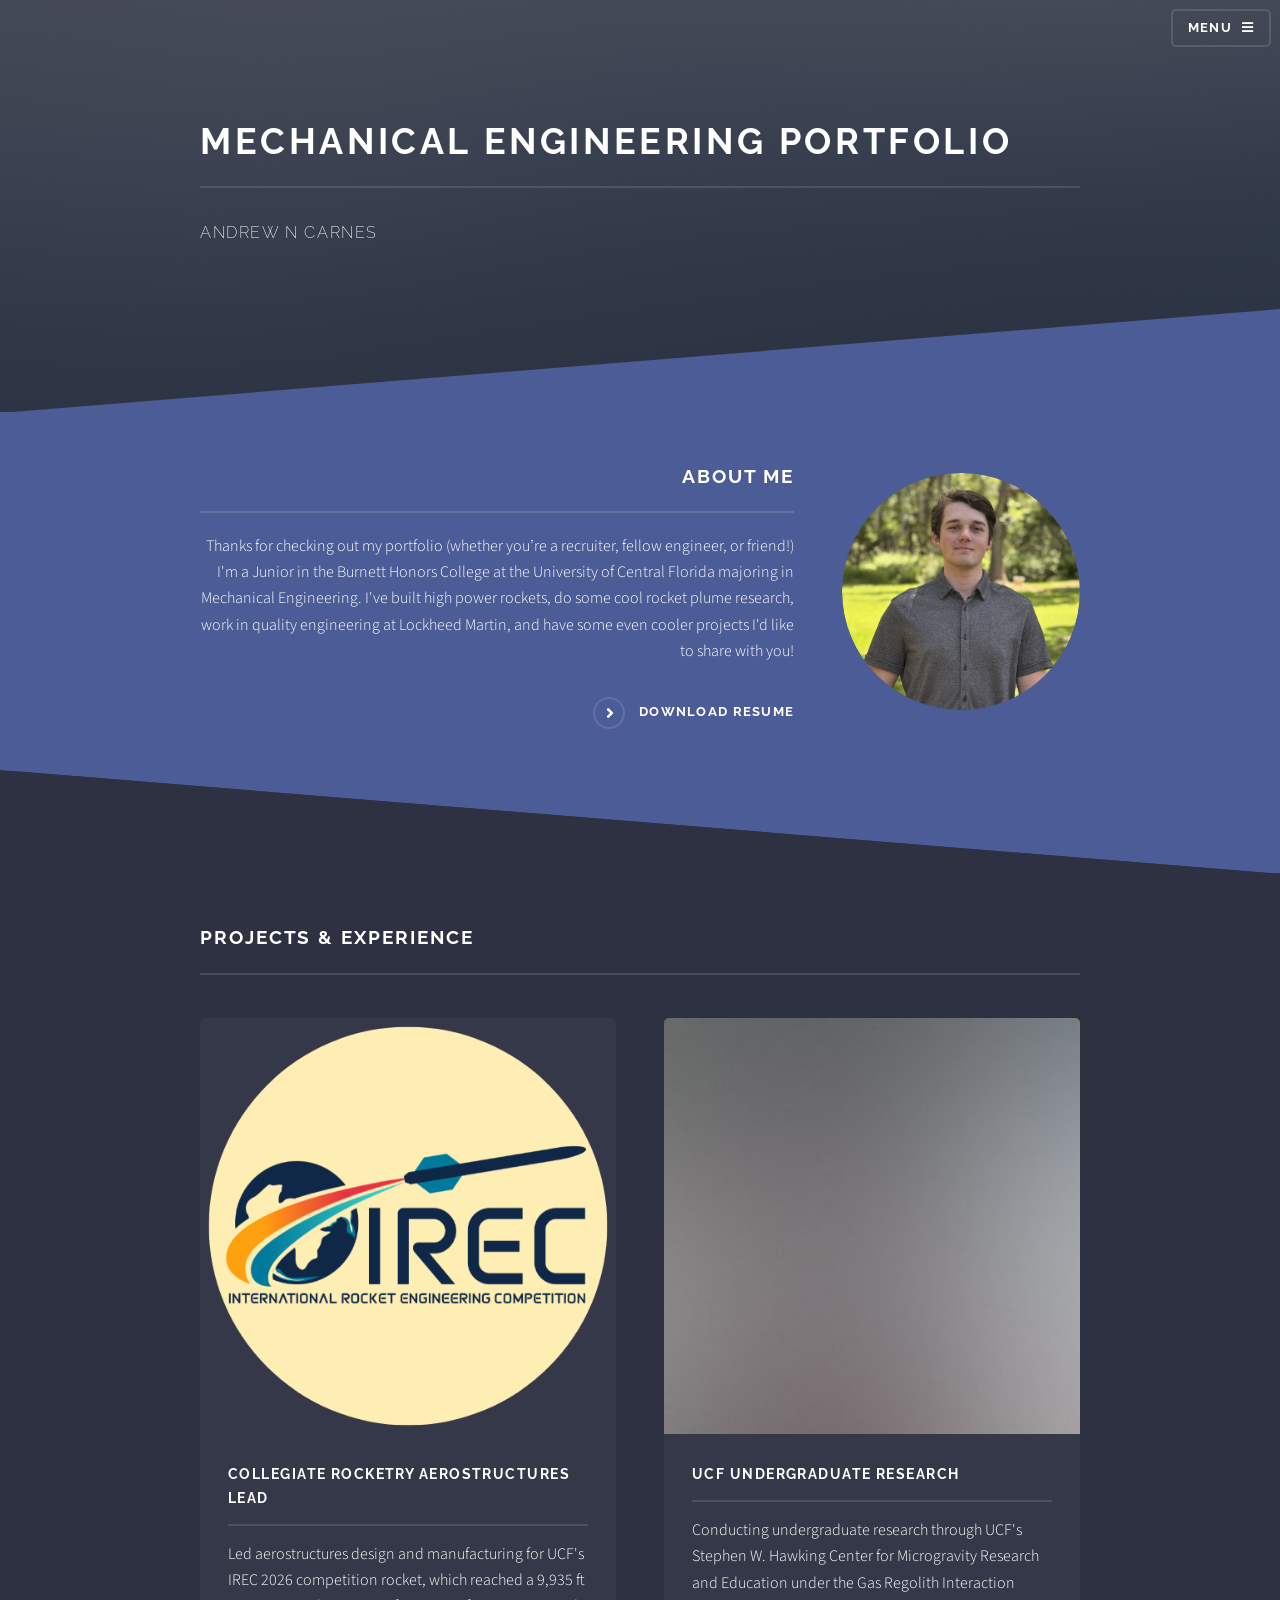
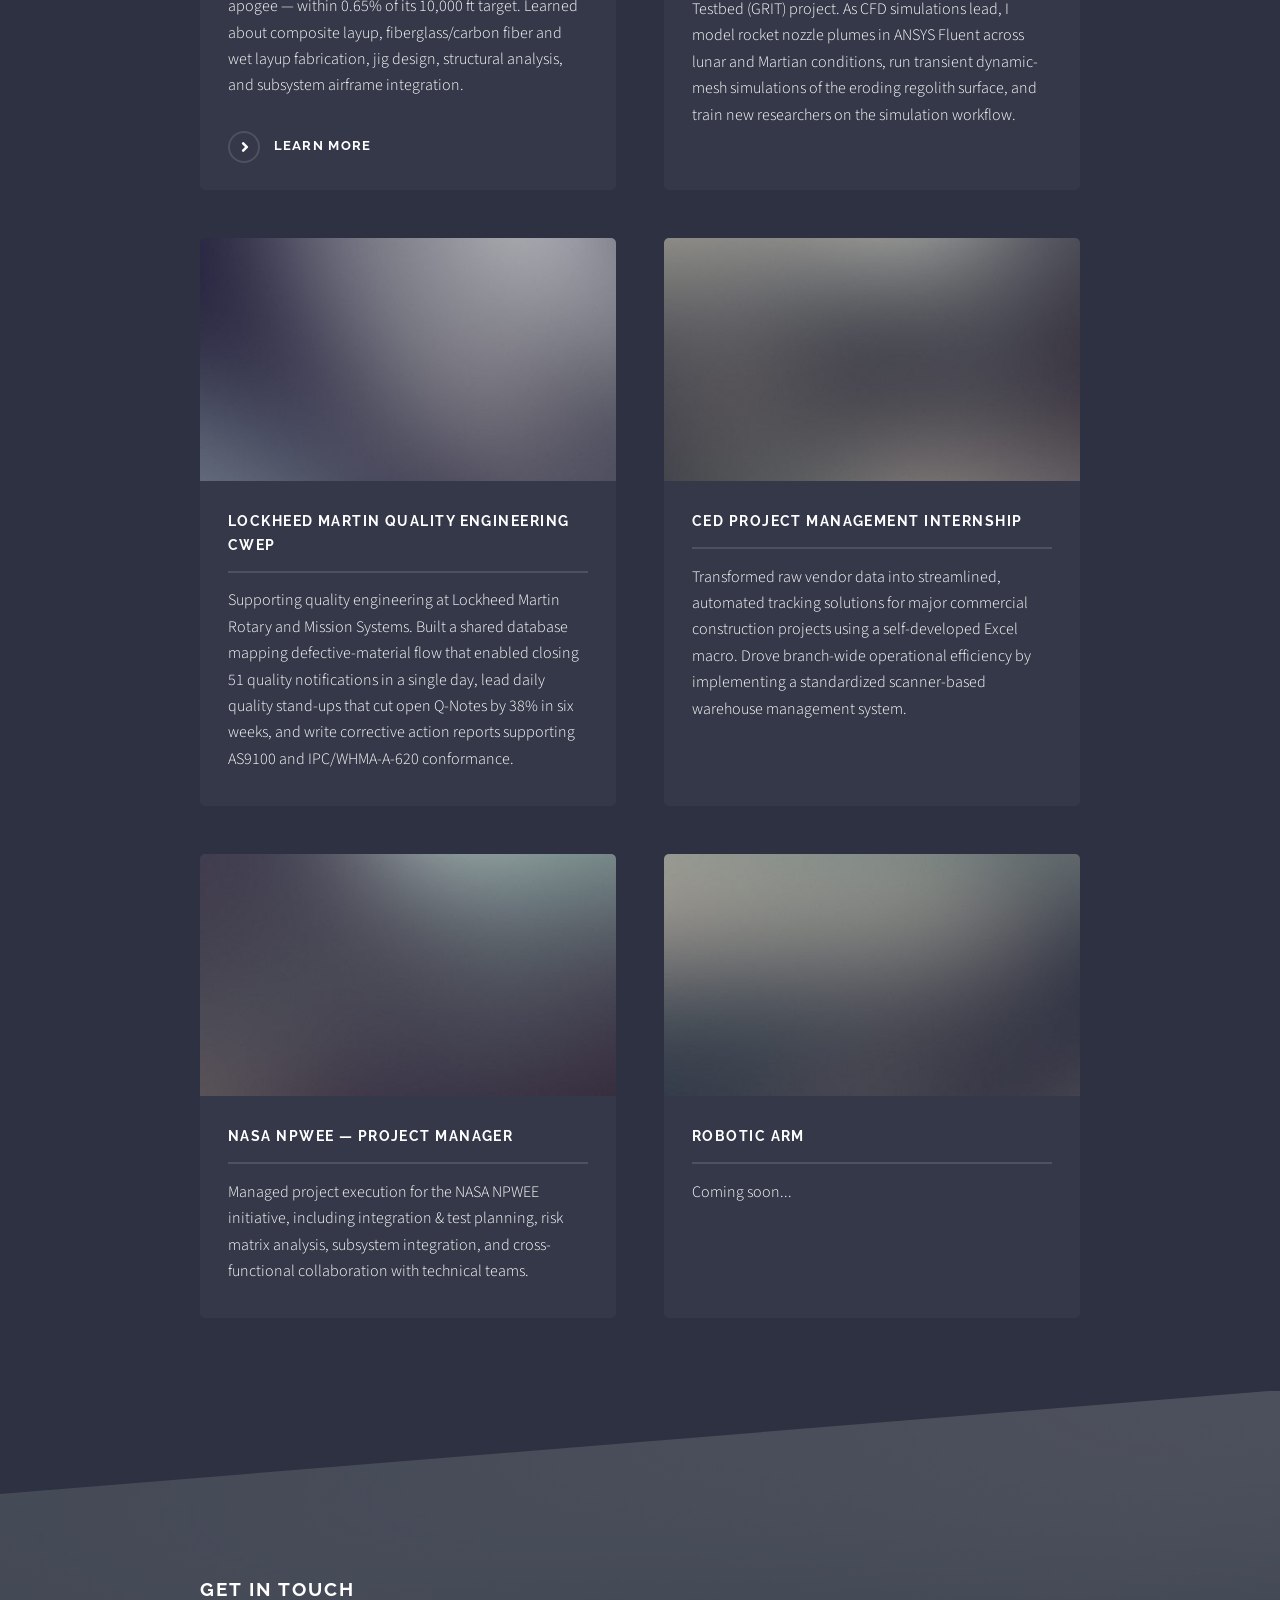
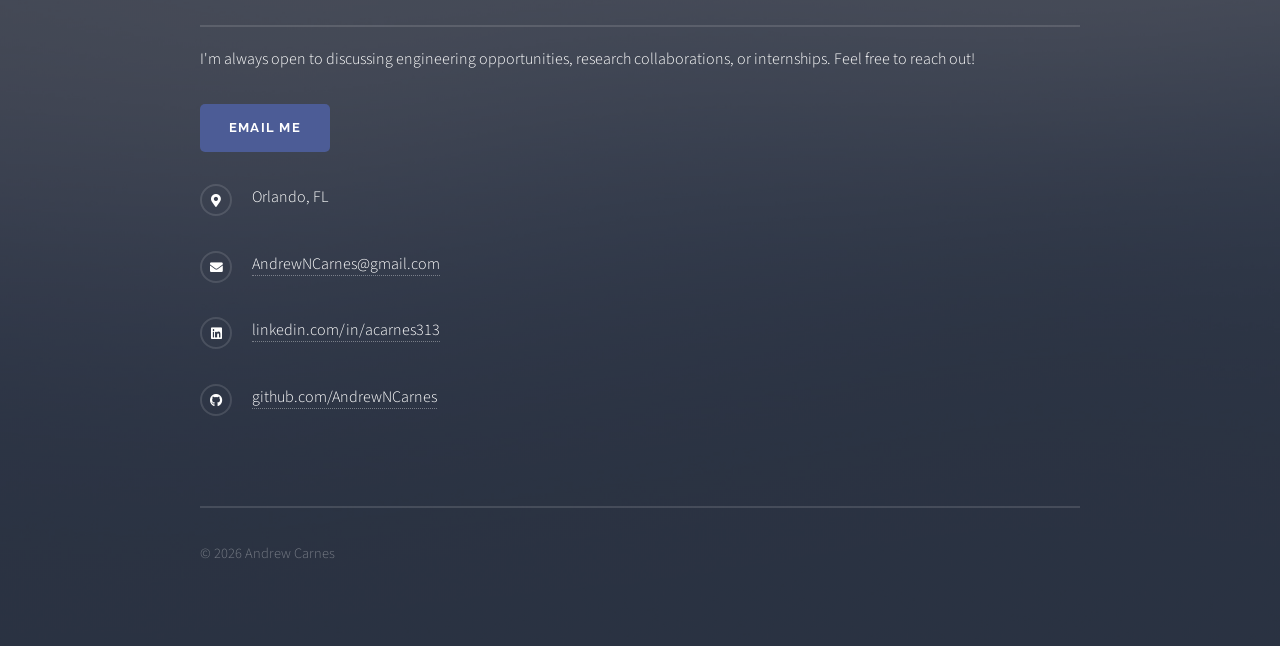
<file: index.html>
<!DOCTYPE HTML>

<html>
	<head>
		<title>Andrew Carnes | Mechanical Engineering Portfolio</title>
		<meta charset="utf-8" />
		<meta name="viewport" content="width=device-width, initial-scale=1, user-scalable=no" />
		<link rel="stylesheet" href="assets/css/main.css" />
		<link rel="stylesheet" href="assets/css/custom.css" />
		<noscript><link rel="stylesheet" href="assets/css/noscript.css" /></noscript>

	</head>
	<body class="is-preload">

		<!-- Page Wrapper -->
			<div id="page-wrapper">

				<!-- Header -->
					<header id="header" class="alt">
						<h1>
							<a href="index.html"><img src="images/andrewLogo-Photoroom.png" alt="Andrew Carnes" style="width: 65px; height: 65px; object-fit: contain; vertical-align: middle; margin-right: 10px;" /></a>
							<a>Mechanical Engineering Portfolio</a>
						</h1>
						<nav>
							<a href="#menu">Menu</a>
						</nav>
					</header>

				<!-- Menu -->
					<nav id="menu">
						<div class="inner">
							<h2>Menu</h2>
							<ul class="links">
								<li><a href="index.html">Home</a></li>
								<li><a href="resume.html">Resume</a></li>
							</ul>
							<a href="#" class="close">Close</a>
						</div>
					</nav>

				<!-- Banner -->
					<section id="banner">
						<div class="inner">
							<h2>Mechanical Engineering Portfolio</h2>
							<p>Andrew N Carnes</p>
						</div>
					</section>

				<!-- Wrapper -->
					<section id="wrapper">

						<!-- About -->
							<section id="one" class="wrapper spotlight style1">
								<div class="inner">
									<a class="image"><img src="images/andrewHeadshot.jpg" alt="" /></a>
									<div class="content">
										<h2 class="major">About Me</h2>
										<p>Thanks for checking out my portfolio (whether you’re a recruiter, fellow engineer, or friend!) I'm a Junior in the Burnett Honors College at the University of Central Florida majoring in Mechanical Engineering. I've built high power rockets, do some cool rocket plume research, work in quality engineering at Lockheed Martin, and have some even cooler projects I'd like to share with you!</p>
										<a href="assets/documents/Andrew_Carnes_Resume.pdf" class="special" target="_blank">Download Resume</a>
									</div>
								</div>
							</section>

						<!-- Experience & Projects -->
							<section id="two" class="wrapper alt style1">
								<div class="inner">
									<h2 class="major">Projects &amp; Experience</h2>
									<!--<p>A selection of the roles and projects where I have applied engineering skills across competition teams, research, and professional settings.</p>-->
									<section class="features">
										<article>
											<a href="KXR.html" class="image"><img src="images/IRECLogo.png" alt="Knights Experimental Rocketry IREC Odysseus" /></a>
											<h3 class="major">Collegiate Rocketry Aerostructures Lead</h3>
											<p>Led aerostructures design and manufacturing for UCF's IREC 2026 competition rocket, which reached a 9,935 ft apogee &mdash; within 0.65% of its 10,000 ft target. Learned about composite layup, fiberglass/carbon fiber and wet layup fabrication, jig design, structural analysis, and subsystem airframe integration.</p>
											<a href="KXR.html" class="special">Learn more</a>
										</article>
										<article>
											<span class="image"><img src="images/pic03.jpg" alt="ANSYS Fluent CFD analysis of a rocket nozzle plume" /></span>
											<h3 class="major">UCF Undergraduate Research</h3>
											<p>Conducting undergraduate research through UCF's Stephen W. Hawking Center for Microgravity Research and Education under the Gas Regolith Interaction Testbed (GRIT) project. As CFD simulations lead, I model rocket nozzle plumes in ANSYS Fluent across lunar and Martian conditions, run transient dynamic-mesh simulations of the eroding regolith surface, and train new researchers on the simulation workflow.</p>
										</article>
										<article>
											<span class="image"><img src="images/pic07.jpg" alt="Hardware Quality Engineering work at Lockheed Martin" /></span>
											<h3 class="major">Lockheed Martin Quality Engineering CWEP</h3>
											<p>Supporting quality engineering at Lockheed Martin Rotary and Mission Systems. Built a shared database mapping defective-material flow that enabled closing 51 quality notifications in a single day, lead daily quality stand-ups that cut open Q-Notes by 38% in six weeks, and write corrective action reports supporting AS9100 and IPC/WHMA-A-620 conformance.</p>
										</article>
										<article>
											<span class="image"><img src="images/pic05.jpg" alt="Mechanical engineering internship work at CED" /></span>
											<h3 class="major">CED Project Management Internship</h3>
											<p>Transformed raw vendor data into streamlined, automated tracking solutions for major commercial construction projects using a self-developed Excel macro. Drove branch-wide operational efficiency by implementing a standardized scanner-based warehouse management system.</p>
										</article>
										<article>
											<span class="image"><img src="images/pic04.jpg" alt="NASA L'SPACE proposal project work" /></span>
											<h3 class="major">NASA NPWEE — Project Manager</h3>
											<p>Managed project execution for the NASA NPWEE initiative, including integration &amp; test planning, risk matrix analysis, subsystem integration, and cross-functional collaboration with technical teams.</p>
										</article>
										<article>
											<span class="image"><img src="images/pic06.jpg" alt="Self-developed robotic arm" /></span>
											<h3 class="major">Robotic Arm</h3>
											<p>Coming soon...</p>
										</article>

									</section>

								</div>
							</section>

					</section>

				<!-- Footer -->
					<section id="footer">
						<div class="inner">
							<h2 class="major">Get in touch</h2>
							<p>I'm always open to discussing engineering opportunities, research collaborations, or internships. Feel free to reach out!</p>
							<ul class="actions">
								<li><a href="mailto:AndrewNCarnes@gmail.com" class="button primary">Email Me</a></li>
							</ul>
							<ul class="contact">
								<li class="icon solid fa-map-marker-alt">Orlando, FL</li>
								<li class="icon solid fa-envelope"><a href="mailto:AndrewNCarnes@gmail.com">AndrewNCarnes@gmail.com</a></li>
								<li class="icon brands fa-linkedin"><a href="https://www.linkedin.com/in/acarnes313/" target="_blank">linkedin.com/in/acarnes313</a></li>
								<li class="icon brands fa-github"><a href="https://github.com/AndrewNCarnes" target="_blank">github.com/AndrewNCarnes</a></li>
							</ul>
							<ul class="copyright">
								<li>&copy; 2026 Andrew Carnes</li>
							</ul>
						</div>
					</section>

			</div>

		<!-- Scripts -->
			<script src="assets/js/jquery.min.js"></script>
			<script src="assets/js/jquery.scrollex.min.js"></script>
			<script src="assets/js/browser.min.js"></script>
			<script src="assets/js/breakpoints.min.js"></script>
			<script src="assets/js/util.js"></script>
			<script src="assets/js/main.js"></script>

	</body>

</html>
</file>
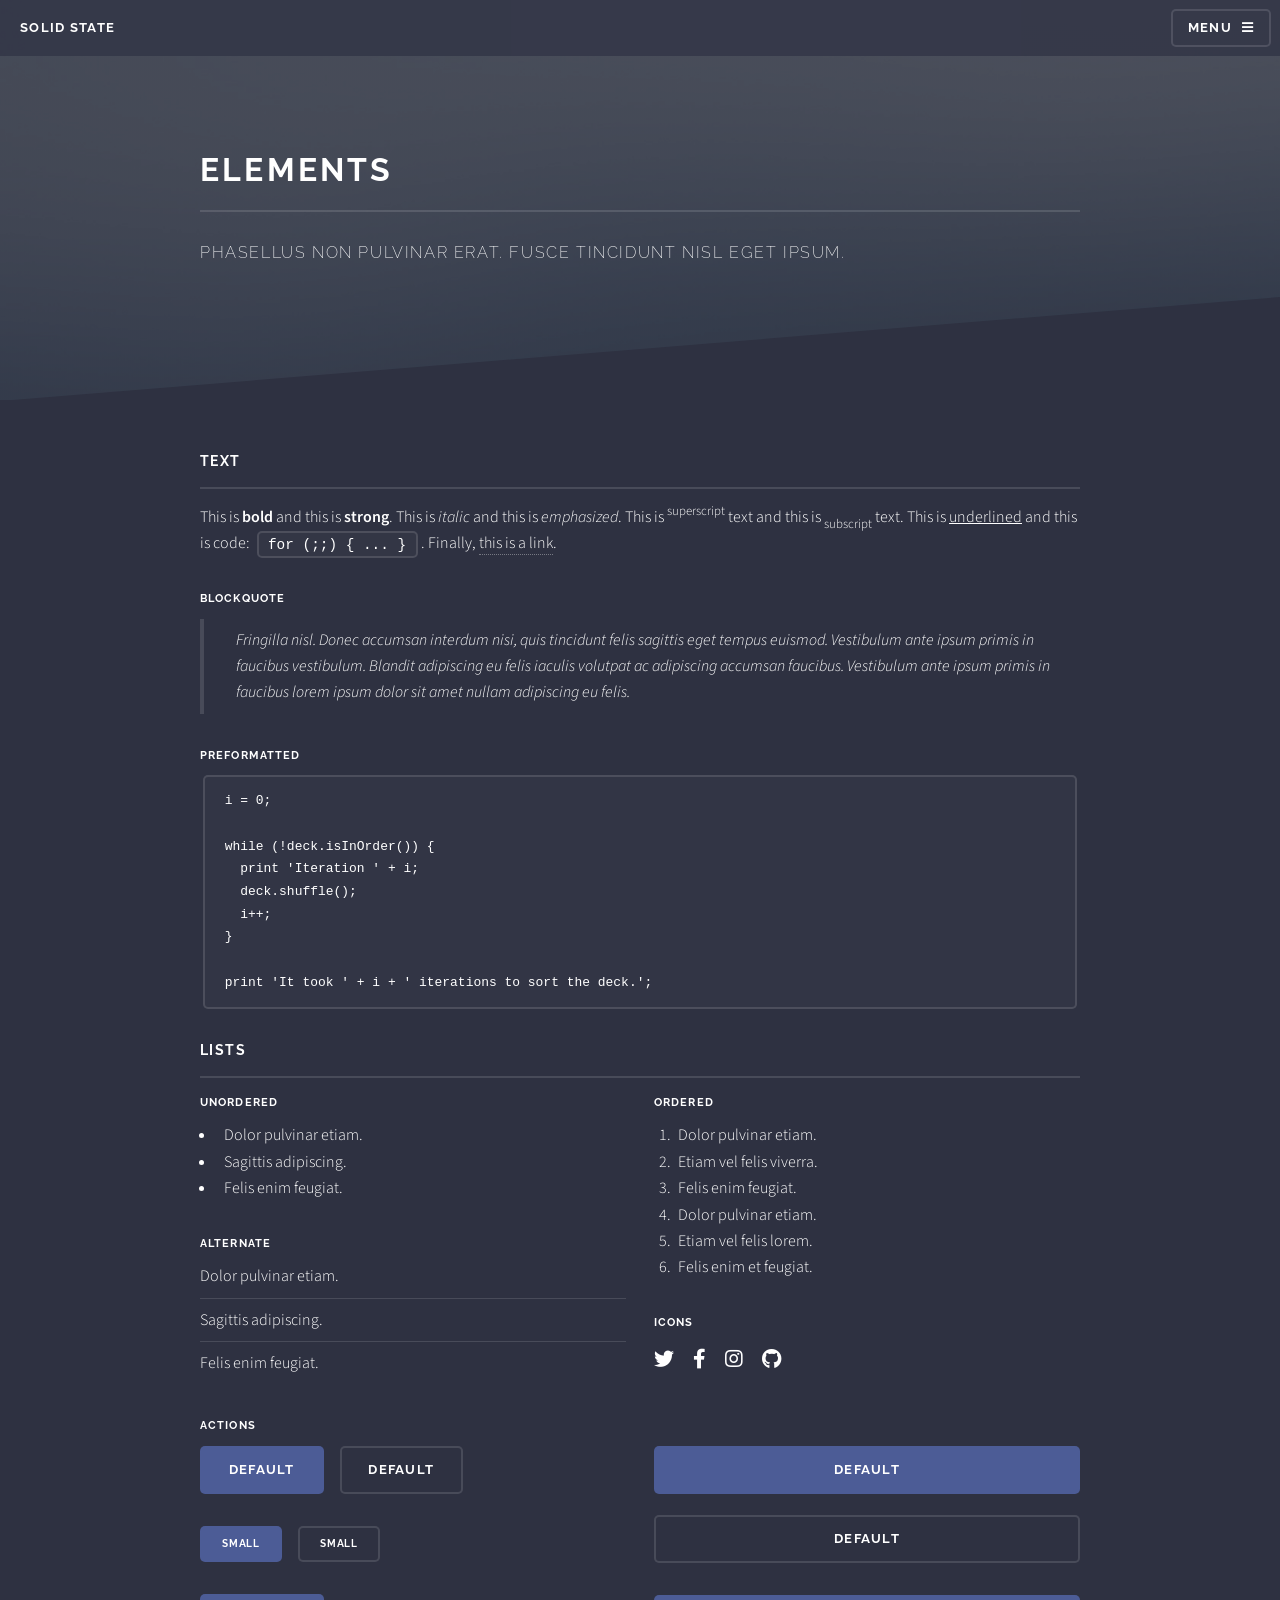
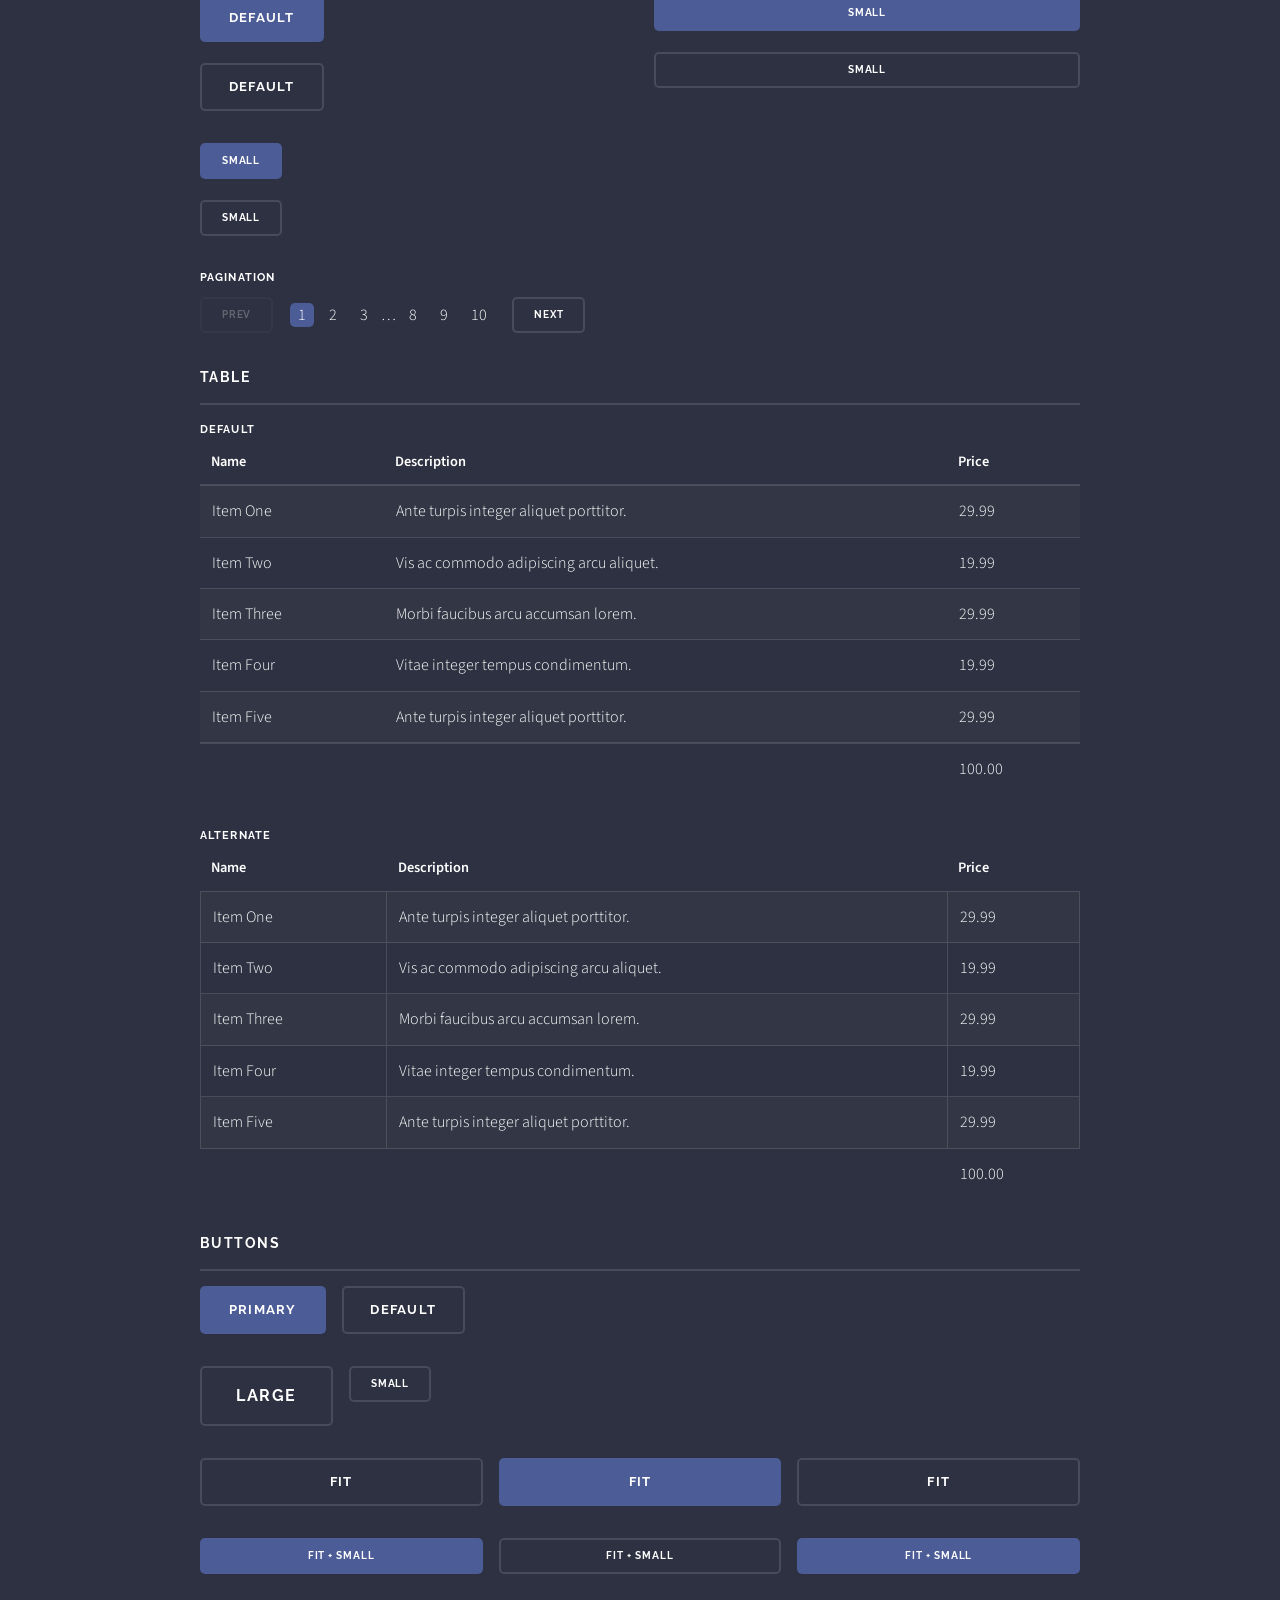
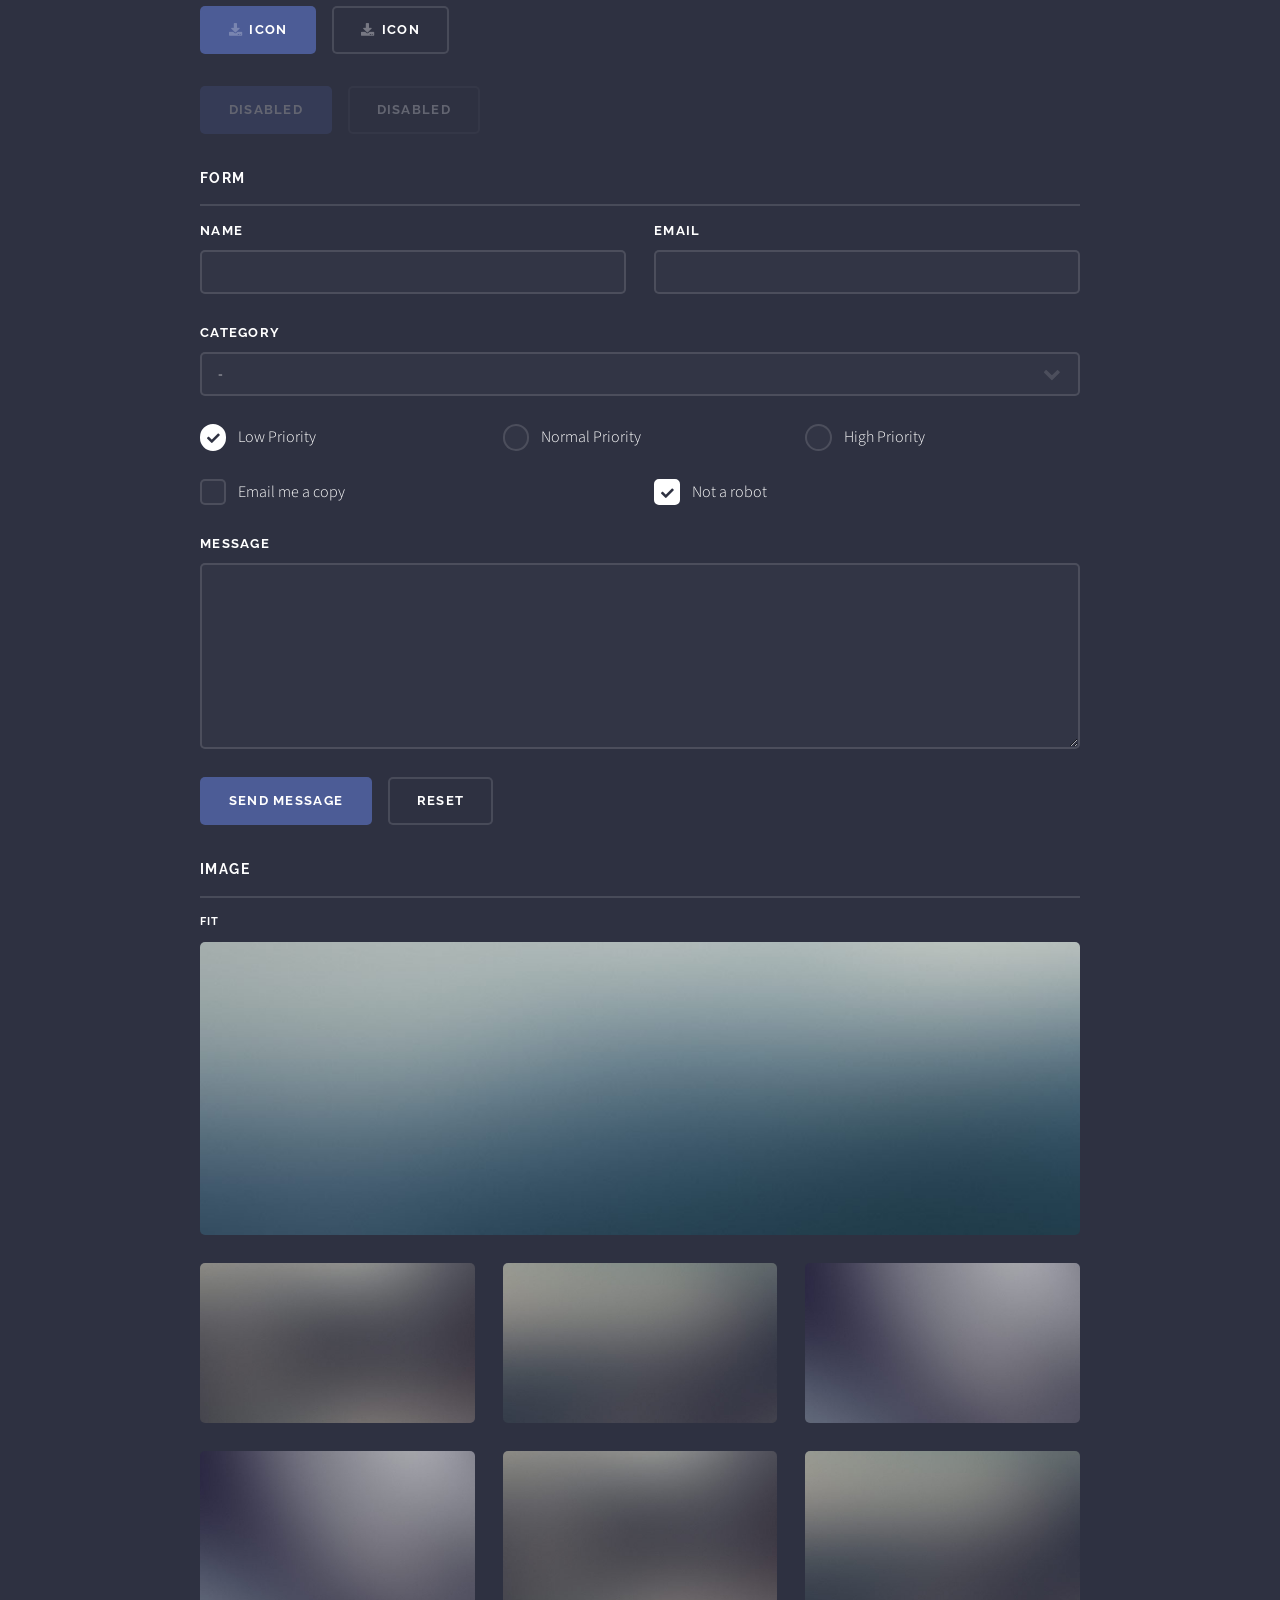
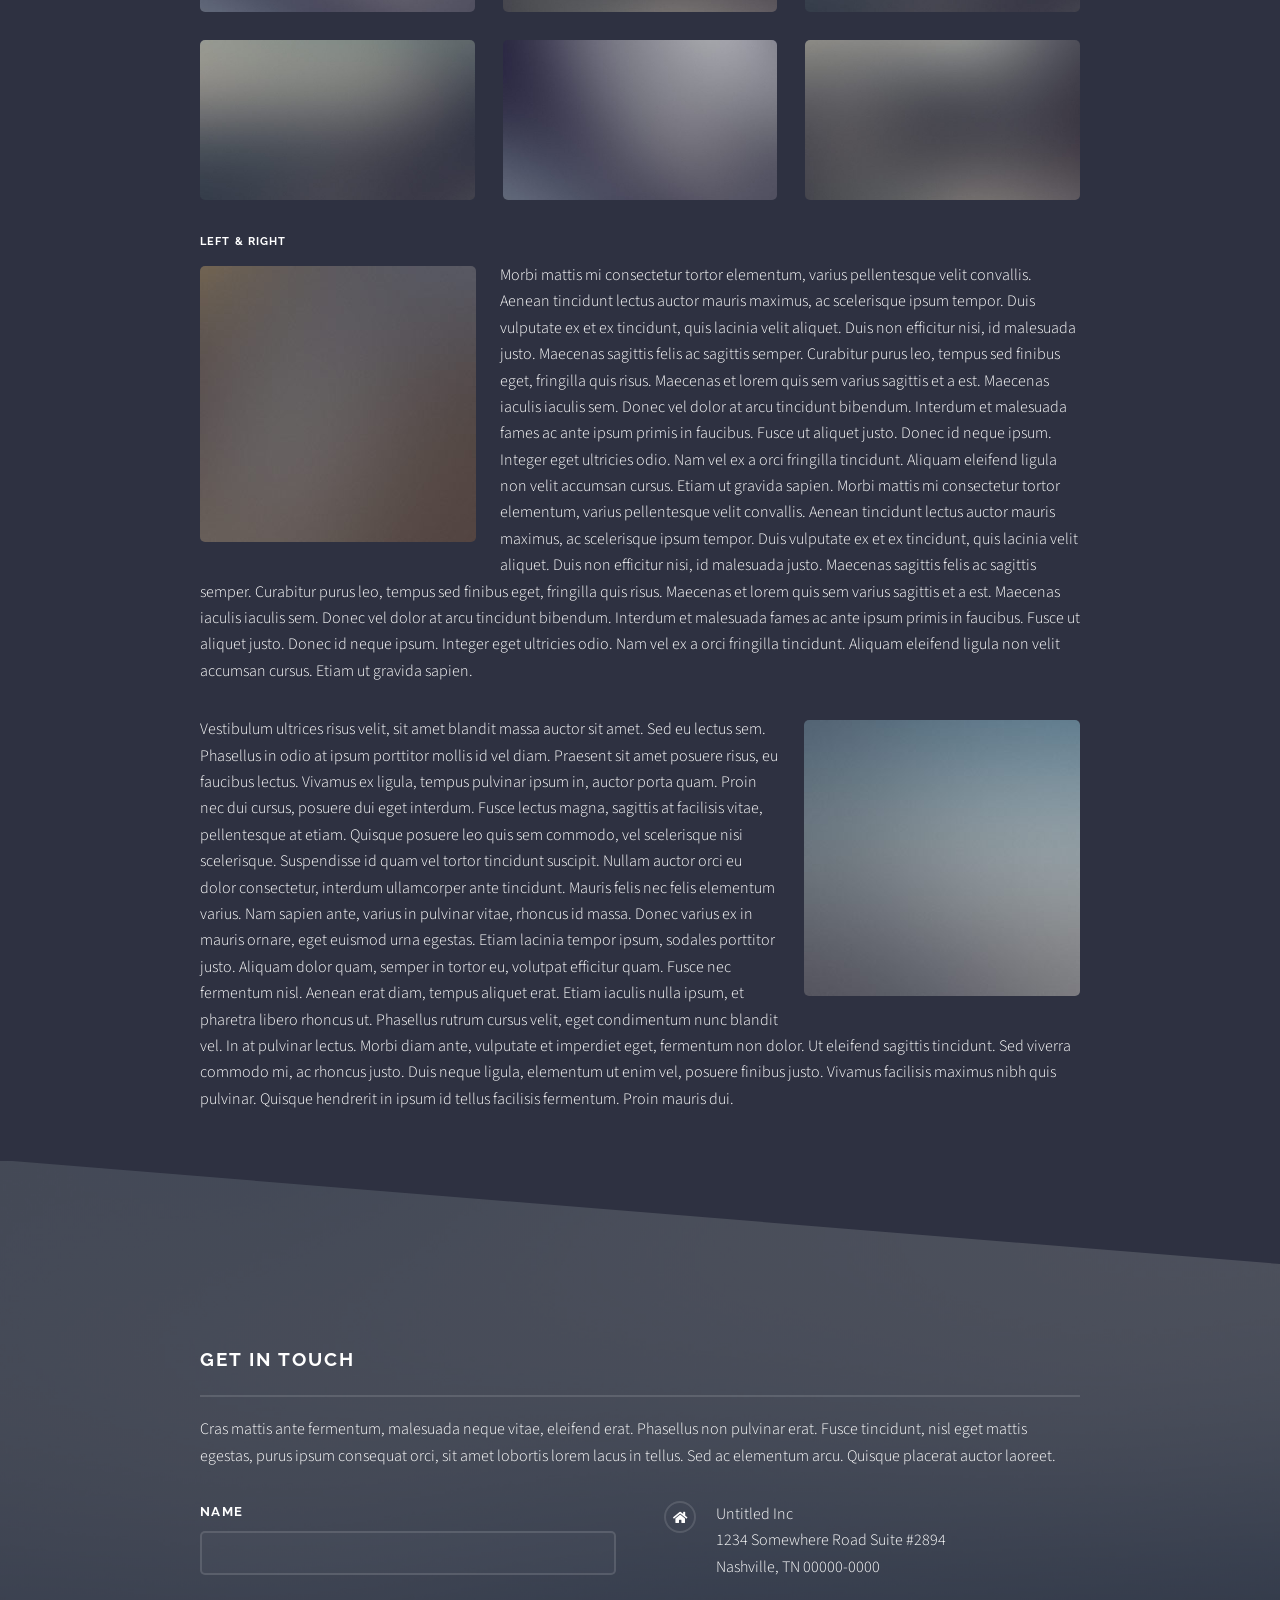
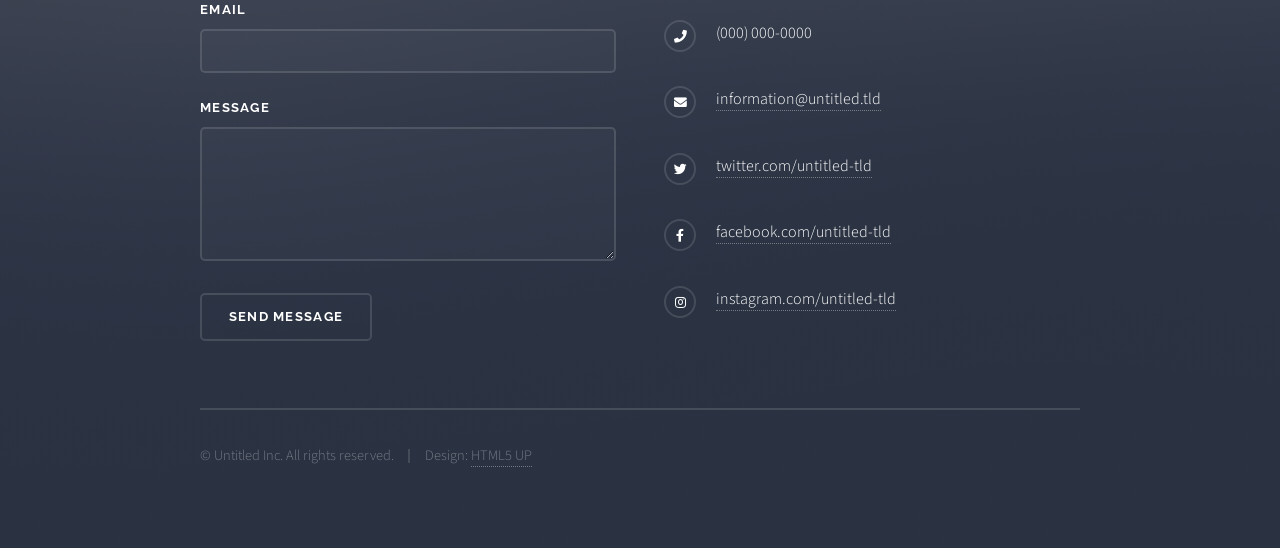
<file: elements.html>
<!DOCTYPE HTML>
<!--
	Solid State by HTML5 UP
	html5up.net | @ajlkn
	Free for personal and commercial use under the CCA 3.0 license (html5up.net/license)
-->
<html>
	<head>
		<title>Elements - Solid State by HTML5 UP</title>
		<meta charset="utf-8" />
		<meta name="viewport" content="width=device-width, initial-scale=1, user-scalable=no" />
		<link rel="stylesheet" href="assets/css/main.css" />
		<noscript><link rel="stylesheet" href="assets/css/noscript.css" /></noscript>
	</head>
	<body class="is-preload">

		<!-- Page Wrapper -->
			<div id="page-wrapper">

				<!-- Header -->
					<header id="header">
						<h1><a href="index.html">Solid State</a></h1>
						<nav>
							<a href="#menu">Menu</a>
						</nav>
					</header>

				<!-- Menu -->
					<nav id="menu">
						<div class="inner">
							<h2>Menu</h2>
							<ul class="links">
								<li><a href="index.html">Home</a></li>
								<li><a href="generic.html">Generic</a></li>
								<li><a href="elements.html">Elements</a></li>
								<li><a href="#">Log In</a></li>
								<li><a href="#">Sign Up</a></li>
							</ul>
							<a href="#" class="close">Close</a>
						</div>
					</nav>

				<!-- Wrapper -->
					<section id="wrapper">
						<header>
							<div class="inner">
								<h2>Elements</h2>
								<p>Phasellus non pulvinar erat. Fusce tincidunt nisl eget ipsum.</p>
							</div>
						</header>

						<!-- Content -->
							<div class="wrapper">
								<div class="inner">

									<section>
										<h3 class="major">Text</h3>
										<p>This is <b>bold</b> and this is <strong>strong</strong>. This is <i>italic</i> and this is <em>emphasized</em>.
										This is <sup>superscript</sup> text and this is <sub>subscript</sub> text.
										This is <u>underlined</u> and this is code: <code>for (;;) { ... }</code>. Finally, <a href="#">this is a link</a>.</p>
										<h4>Blockquote</h4>
										<blockquote>Fringilla nisl. Donec accumsan interdum nisi, quis tincidunt felis sagittis eget tempus euismod. Vestibulum ante ipsum primis in faucibus vestibulum. Blandit adipiscing eu felis iaculis volutpat ac adipiscing accumsan faucibus. Vestibulum ante ipsum primis in faucibus lorem ipsum dolor sit amet nullam adipiscing eu felis.</blockquote>
										<h4>Preformatted</h4>
										<pre><code>i = 0;

while (!deck.isInOrder()) {
  print 'Iteration ' + i;
  deck.shuffle();
  i++;
}

print 'It took ' + i + ' iterations to sort the deck.';</code></pre>
									</section>

									<section>
										<h3 class="major">Lists</h3>
										<div class="row">
											<div class="col-6 col-12-medium">
												<h4>Unordered</h4>
												<ul>
													<li>Dolor pulvinar etiam.</li>
													<li>Sagittis adipiscing.</li>
													<li>Felis enim feugiat.</li>
												</ul>
												<h4>Alternate</h4>
												<ul class="alt">
													<li>Dolor pulvinar etiam.</li>
													<li>Sagittis adipiscing.</li>
													<li>Felis enim feugiat.</li>
												</ul>
											</div>
											<div class="col-6 col-12-medium">
												<h4>Ordered</h4>
												<ol>
													<li>Dolor pulvinar etiam.</li>
													<li>Etiam vel felis viverra.</li>
													<li>Felis enim feugiat.</li>
													<li>Dolor pulvinar etiam.</li>
													<li>Etiam vel felis lorem.</li>
													<li>Felis enim et feugiat.</li>
												</ol>
												<h4>Icons</h4>
												<ul class="icons">
													<li><a href="#" class="icon brands fa-twitter"><span class="label">Twitter</span></a></li>
													<li><a href="#" class="icon brands fa-facebook-f"><span class="label">Facebook</span></a></li>
													<li><a href="#" class="icon brands fa-instagram"><span class="label">Instagram</span></a></li>
													<li><a href="#" class="icon brands fa-github"><span class="label">Github</span></a></li>
												</ul>
											</div>
										</div>
										<h4>Actions</h4>
										<div class="row">
											<div class="col-6 col-12-medium">
												<ul class="actions">
													<li><a href="#" class="button primary">Default</a></li>
													<li><a href="#" class="button">Default</a></li>
												</ul>
												<ul class="actions small">
													<li><a href="#" class="button primary small">Small</a></li>
													<li><a href="#" class="button small">Small</a></li>
												</ul>
												<ul class="actions stacked">
													<li><a href="#" class="button primary">Default</a></li>
													<li><a href="#" class="button">Default</a></li>
												</ul>
												<ul class="actions stacked small">
													<li><a href="#" class="button primary small">Small</a></li>
													<li><a href="#" class="button small">Small</a></li>
												</ul>
											</div>
											<div class="col-6 col-12-medium">
												<ul class="actions stacked">
													<li><a href="#" class="button primary fit">Default</a></li>
													<li><a href="#" class="button fit">Default</a></li>
												</ul>
												<ul class="actions stacked small">
													<li><a href="#" class="button primary small fit">Small</a></li>
													<li><a href="#" class="button small fit">Small</a></li>
												</ul>
											</div>
										</div>
										<h4>Pagination</h4>
										<ul class="pagination">
											<li><span class="button small disabled">Prev</span></li>
											<li><a href="#" class="page active">1</a></li>
											<li><a href="#" class="page">2</a></li>
											<li><a href="#" class="page">3</a></li>
											<li><span>&hellip;</span></li>
											<li><a href="#" class="page">8</a></li>
											<li><a href="#" class="page">9</a></li>
											<li><a href="#" class="page">10</a></li>
											<li><a href="#" class="button small">Next</a></li>
										</ul>
									</section>

									<section>
										<h3 class="major">Table</h3>
										<h4>Default</h4>
										<div class="table-wrapper">
											<table>
												<thead>
													<tr>
														<th>Name</th>
														<th>Description</th>
														<th>Price</th>
													</tr>
												</thead>
												<tbody>
													<tr>
														<td>Item One</td>
														<td>Ante turpis integer aliquet porttitor.</td>
														<td>29.99</td>
													</tr>
													<tr>
														<td>Item Two</td>
														<td>Vis ac commodo adipiscing arcu aliquet.</td>
														<td>19.99</td>
													</tr>
													<tr>
														<td>Item Three</td>
														<td> Morbi faucibus arcu accumsan lorem.</td>
														<td>29.99</td>
													</tr>
													<tr>
														<td>Item Four</td>
														<td>Vitae integer tempus condimentum.</td>
														<td>19.99</td>
													</tr>
													<tr>
														<td>Item Five</td>
														<td>Ante turpis integer aliquet porttitor.</td>
														<td>29.99</td>
													</tr>
												</tbody>
												<tfoot>
													<tr>
														<td colspan="2"></td>
														<td>100.00</td>
													</tr>
												</tfoot>
											</table>
										</div>

										<h4>Alternate</h4>
										<div class="table-wrapper">
											<table class="alt">
												<thead>
													<tr>
														<th>Name</th>
														<th>Description</th>
														<th>Price</th>
													</tr>
												</thead>
												<tbody>
													<tr>
														<td>Item One</td>
														<td>Ante turpis integer aliquet porttitor.</td>
														<td>29.99</td>
													</tr>
													<tr>
														<td>Item Two</td>
														<td>Vis ac commodo adipiscing arcu aliquet.</td>
														<td>19.99</td>
													</tr>
													<tr>
														<td>Item Three</td>
														<td> Morbi faucibus arcu accumsan lorem.</td>
														<td>29.99</td>
													</tr>
													<tr>
														<td>Item Four</td>
														<td>Vitae integer tempus condimentum.</td>
														<td>19.99</td>
													</tr>
													<tr>
														<td>Item Five</td>
														<td>Ante turpis integer aliquet porttitor.</td>
														<td>29.99</td>
													</tr>
												</tbody>
												<tfoot>
													<tr>
														<td colspan="2"></td>
														<td>100.00</td>
													</tr>
												</tfoot>
											</table>
										</div>
									</section>

									<section>
										<h3 class="major">Buttons</h3>
										<ul class="actions">
											<li><a href="#" class="button primary">Primary</a></li>
											<li><a href="#" class="button">Default</a></li>
										</ul>
										<ul class="actions">
											<li><a href="#" class="button large">Large</a></li>
											<li><a href="#" class="button small">Small</a></li>
										</ul>
										<ul class="actions fit">
											<li><a href="#" class="button fit">Fit</a></li>
											<li><a href="#" class="button primary fit">Fit</a></li>
											<li><a href="#" class="button fit">Fit</a></li>
										</ul>
										<ul class="actions fit small">
											<li><a href="#" class="button primary fit small">Fit + Small</a></li>
											<li><a href="#" class="button fit small">Fit + Small</a></li>
											<li><a href="#" class="button primary fit small">Fit + Small</a></li>
										</ul>
										<ul class="actions">
											<li><a href="#" class="button primary icon solid fa-download">Icon</a></li>
											<li><a href="#" class="button icon solid fa-download">Icon</a></li>
										</ul>
										<ul class="actions">
											<li><span class="button primary disabled">Disabled</span></li>
											<li><span class="button disabled">Disabled</span></li>
										</ul>
									</section>

									<section>
										<h3 class="major">Form</h3>
										<form method="post" action="#">
											<div class="row gtr-uniform">
												<div class="col-6 col-12-xsmall">
													<label for="demo-name">Name</label>
													<input type="text" name="demo-name" id="demo-name" value="" />
												</div>
												<div class="col-6 col-12-xsmall">
													<label for="demo-email">Email</label>
													<input type="email" name="demo-email" id="demo-email" value="" />
												</div>
												<div class="col-12">
													<label for="demo-category">Category</label>
													<select name="demo-category" id="demo-category">
														<option value="">-</option>
														<option value="1">Manufacturing</option>
														<option value="1">Shipping</option>
														<option value="1">Administration</option>
														<option value="1">Human Resources</option>
													</select>
												</div>
												<div class="col-4 col-12-small">
													<input type="radio" id="demo-priority-low" name="demo-priority" checked>
													<label for="demo-priority-low">Low Priority</label>
												</div>
												<div class="col-4 col-12-small">
													<input type="radio" id="demo-priority-normal" name="demo-priority">
													<label for="demo-priority-normal">Normal Priority</label>
												</div>
												<div class="col-4 col-12-small">
													<input type="radio" id="demo-priority-high" name="demo-priority">
													<label for="demo-priority-high">High Priority</label>
												</div>
												<div class="col-6 col-12-small">
													<input type="checkbox" id="demo-copy" name="demo-copy">
													<label for="demo-copy">Email me a copy</label>
												</div>
												<div class="col-6 col-12-small">
													<input type="checkbox" id="demo-human" name="demo-human" checked>
													<label for="demo-human">Not a robot</label>
												</div>
												<div class="col-12">
													<label for="demo-message">Message</label>
													<textarea name="demo-message" id="demo-message" rows="6"></textarea>
												</div>
												<div class="col-12">
													<ul class="actions">
														<li><input type="submit" value="Send Message" class="primary" /></li>
														<li><input type="reset" value="Reset" /></li>
													</ul>
												</div>
											</div>
										</form>
									</section>

									<section>
										<h3 class="major">Image</h3>
										<h4>Fit</h4>
										<div class="box alt">
											<div class="row gtr-uniform">
												<div class="col-12"><span class="image fit"><img src="images/pic08.jpg" alt="" /></span></div>
												<div class="col-4"><span class="image fit"><img src="images/pic05.jpg" alt="" /></span></div>
												<div class="col-4"><span class="image fit"><img src="images/pic06.jpg" alt="" /></span></div>
												<div class="col-4"><span class="image fit"><img src="images/pic07.jpg" alt="" /></span></div>
												<div class="col-4"><span class="image fit"><img src="images/pic07.jpg" alt="" /></span></div>
												<div class="col-4"><span class="image fit"><img src="images/pic05.jpg" alt="" /></span></div>
												<div class="col-4"><span class="image fit"><img src="images/pic06.jpg" alt="" /></span></div>
												<div class="col-4"><span class="image fit"><img src="images/pic06.jpg" alt="" /></span></div>
												<div class="col-4"><span class="image fit"><img src="images/pic07.jpg" alt="" /></span></div>
												<div class="col-4"><span class="image fit"><img src="images/pic05.jpg" alt="" /></span></div>
											</div>
										</div>
										<h4>Left &amp; Right</h4>
										<p><span class="image left"><img src="images/pic01.jpg" alt="" /></span>Morbi mattis mi consectetur tortor elementum, varius pellentesque velit convallis. Aenean tincidunt lectus auctor mauris maximus, ac scelerisque ipsum tempor. Duis vulputate ex et ex tincidunt, quis lacinia velit aliquet. Duis non efficitur nisi, id malesuada justo. Maecenas sagittis felis ac sagittis semper. Curabitur purus leo, tempus sed finibus eget, fringilla quis risus. Maecenas et lorem quis sem varius sagittis et a est. Maecenas iaculis iaculis sem. Donec vel dolor at arcu tincidunt bibendum. Interdum et malesuada fames ac ante ipsum primis in faucibus. Fusce ut aliquet justo. Donec id neque ipsum. Integer eget ultricies odio. Nam vel ex a orci fringilla tincidunt. Aliquam eleifend ligula non velit accumsan cursus. Etiam ut gravida sapien. Morbi mattis mi consectetur tortor elementum, varius pellentesque velit convallis. Aenean tincidunt lectus auctor mauris maximus, ac scelerisque ipsum tempor. Duis vulputate ex et ex tincidunt, quis lacinia velit aliquet. Duis non efficitur nisi, id malesuada justo. Maecenas sagittis felis ac sagittis semper. Curabitur purus leo, tempus sed finibus eget, fringilla quis risus. Maecenas et lorem quis sem varius sagittis et a est. Maecenas iaculis iaculis sem. Donec vel dolor at arcu tincidunt bibendum. Interdum et malesuada fames ac ante ipsum primis in faucibus. Fusce ut aliquet justo. Donec id neque ipsum. Integer eget ultricies odio. Nam vel ex a orci fringilla tincidunt. Aliquam eleifend ligula non velit accumsan cursus. Etiam ut gravida sapien.</p>
										<p><span class="image right"><img src="images/pic02.jpg" alt="" /></span>Vestibulum ultrices risus velit, sit amet blandit massa auctor sit amet. Sed eu lectus sem. Phasellus in odio at ipsum porttitor mollis id vel diam. Praesent sit amet posuere risus, eu faucibus lectus. Vivamus ex ligula, tempus pulvinar ipsum in, auctor porta quam. Proin nec dui cursus, posuere dui eget interdum. Fusce lectus magna, sagittis at facilisis vitae, pellentesque at etiam. Quisque posuere leo quis sem commodo, vel scelerisque nisi scelerisque. Suspendisse id quam vel tortor tincidunt suscipit. Nullam auctor orci eu dolor consectetur, interdum ullamcorper ante tincidunt. Mauris felis nec felis elementum varius. Nam sapien ante, varius in pulvinar vitae, rhoncus id massa. Donec varius ex in mauris ornare, eget euismod urna egestas. Etiam lacinia tempor ipsum, sodales porttitor justo. Aliquam dolor quam, semper in tortor eu, volutpat efficitur quam. Fusce nec fermentum nisl. Aenean erat diam, tempus aliquet erat. Etiam iaculis nulla ipsum, et pharetra libero rhoncus ut. Phasellus rutrum cursus velit, eget condimentum nunc blandit vel. In at pulvinar lectus. Morbi diam ante, vulputate et imperdiet eget, fermentum non dolor. Ut eleifend sagittis tincidunt. Sed viverra commodo mi, ac rhoncus justo. Duis neque ligula, elementum ut enim vel, posuere finibus justo. Vivamus facilisis maximus nibh quis pulvinar. Quisque hendrerit in ipsum id tellus facilisis fermentum. Proin mauris dui.</p>
									</section>

								</div>
							</div>

					</section>

				<!-- Footer -->
					<section id="footer">
						<div class="inner">
							<h2 class="major">Get in touch</h2>
							<p>Cras mattis ante fermentum, malesuada neque vitae, eleifend erat. Phasellus non pulvinar erat. Fusce tincidunt, nisl eget mattis egestas, purus ipsum consequat orci, sit amet lobortis lorem lacus in tellus. Sed ac elementum arcu. Quisque placerat auctor laoreet.</p>
							<form method="post" action="#">
								<div class="fields">
									<div class="field">
										<label for="name">Name</label>
										<input type="text" name="name" id="name" />
									</div>
									<div class="field">
										<label for="email">Email</label>
										<input type="email" name="email" id="email" />
									</div>
									<div class="field">
										<label for="message">Message</label>
										<textarea name="message" id="message" rows="4"></textarea>
									</div>
								</div>
								<ul class="actions">
									<li><input type="submit" value="Send Message" /></li>
								</ul>
							</form>
							<ul class="contact">
								<li class="icon solid fa-home">
									Untitled Inc<br />
									1234 Somewhere Road Suite #2894<br />
									Nashville, TN 00000-0000
								</li>
								<li class="icon solid fa-phone">(000) 000-0000</li>
								<li class="icon solid fa-envelope"><a href="#">information@untitled.tld</a></li>
								<li class="icon brands fa-twitter"><a href="#">twitter.com/untitled-tld</a></li>
								<li class="icon brands fa-facebook-f"><a href="#">facebook.com/untitled-tld</a></li>
								<li class="icon brands fa-instagram"><a href="#">instagram.com/untitled-tld</a></li>
							</ul>
							<ul class="copyright">
								<li>&copy; Untitled Inc. All rights reserved.</li><li>Design: <a href="http://html5up.net">HTML5 UP</a></li>
							</ul>
						</div>
					</section>

			</div>

		<!-- Scripts -->
			<script src="assets/js/jquery.min.js"></script>
			<script src="assets/js/jquery.scrollex.min.js"></script>
			<script src="assets/js/browser.min.js"></script>
			<script src="assets/js/breakpoints.min.js"></script>
			<script src="assets/js/util.js"></script>
			<script src="assets/js/main.js"></script>

	</body>
</html>
</file>
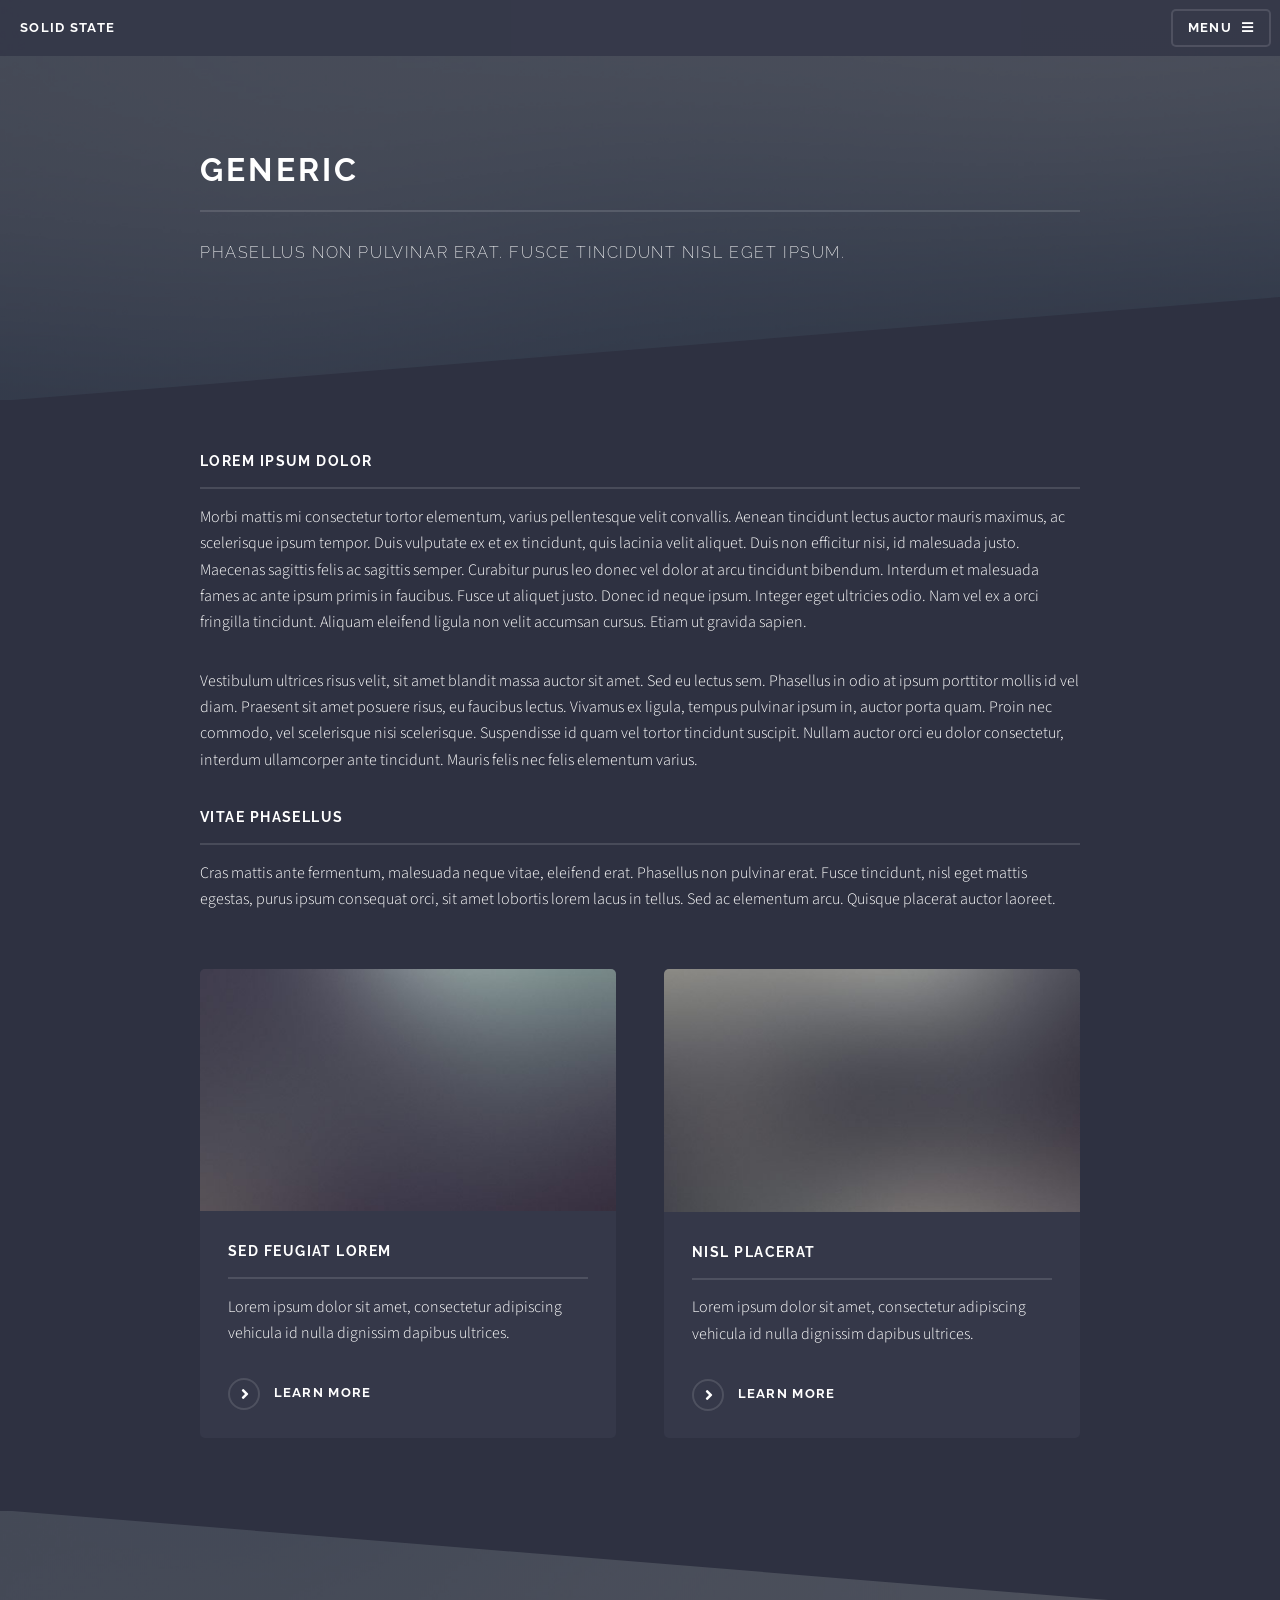
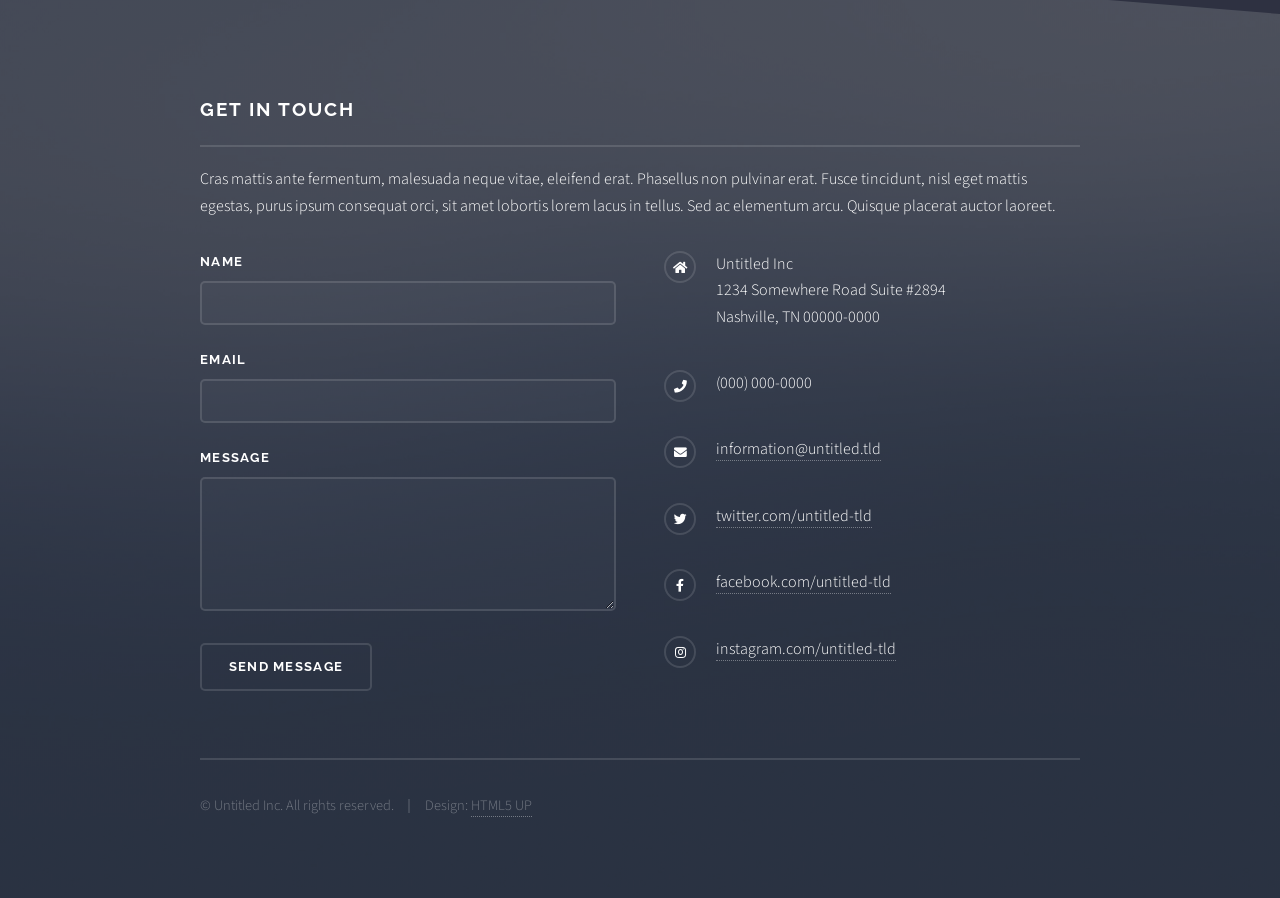
<file: generic.html>
<!DOCTYPE HTML>
<!--
	Solid State by HTML5 UP
	html5up.net | @ajlkn
	Free for personal and commercial use under the CCA 3.0 license (html5up.net/license)
-->
<html>
	<head>
		<title>Generic - Solid State by HTML5 UP</title>
		<meta charset="utf-8" />
		<meta name="viewport" content="width=device-width, initial-scale=1, user-scalable=no" />
		<link rel="stylesheet" href="assets/css/main.css" />
		<noscript><link rel="stylesheet" href="assets/css/noscript.css" /></noscript>
	</head>
	<body class="is-preload">

		<!-- Page Wrapper -->
			<div id="page-wrapper">

				<!-- Header -->
					<header id="header">
						<h1><a href="index.html">Solid State</a></h1>
						<nav>
							<a href="#menu">Menu</a>
						</nav>
					</header>

				<!-- Menu -->
					<nav id="menu">
						<div class="inner">
							<h2>Menu</h2>
							<ul class="links">
								<li><a href="index.html">Home</a></li>
								<li><a href="generic.html">Generic</a></li>
								<li><a href="elements.html">Elements</a></li>
								<li><a href="#">Log In</a></li>
								<li><a href="#">Sign Up</a></li>
							</ul>
							<a href="#" class="close">Close</a>
						</div>
					</nav>

				<!-- Wrapper -->
					<section id="wrapper">
						<header>
							<div class="inner">
								<h2>Generic</h2>
								<p>Phasellus non pulvinar erat. Fusce tincidunt nisl eget ipsum.</p>
							</div>
						</header>

						<!-- Content -->
							<div class="wrapper">
								<div class="inner">

									<h3 class="major">Lorem ipsum dolor</h3>
									<p>Morbi mattis mi consectetur tortor elementum, varius pellentesque velit convallis. Aenean tincidunt lectus auctor mauris maximus, ac scelerisque ipsum tempor. Duis vulputate ex et ex tincidunt, quis lacinia velit aliquet. Duis non efficitur nisi, id malesuada justo. Maecenas sagittis felis ac sagittis semper. Curabitur purus leo donec vel dolor at arcu tincidunt bibendum. Interdum et malesuada fames ac ante ipsum primis in faucibus. Fusce ut aliquet justo. Donec id neque ipsum. Integer eget ultricies odio. Nam vel ex a orci fringilla tincidunt. Aliquam eleifend ligula non velit accumsan cursus. Etiam ut gravida sapien.</p>

									<p>Vestibulum ultrices risus velit, sit amet blandit massa auctor sit amet. Sed eu lectus sem. Phasellus in odio at ipsum porttitor mollis id vel diam. Praesent sit amet posuere risus, eu faucibus lectus. Vivamus ex ligula, tempus pulvinar ipsum in, auctor porta quam. Proin nec commodo, vel scelerisque nisi scelerisque. Suspendisse id quam vel tortor tincidunt suscipit. Nullam auctor orci eu dolor consectetur, interdum ullamcorper ante tincidunt. Mauris felis nec felis elementum varius.</p>

									<h3 class="major">Vitae phasellus</h3>
									<p>Cras mattis ante fermentum, malesuada neque vitae, eleifend erat. Phasellus non pulvinar erat. Fusce tincidunt, nisl eget mattis egestas, purus ipsum consequat orci, sit amet lobortis lorem lacus in tellus. Sed ac elementum arcu. Quisque placerat auctor laoreet.</p>

									<section class="features">
										<article>
											<a href="#" class="image"><img src="images/pic04.jpg" alt="" /></a>
											<h3 class="major">Sed feugiat lorem</h3>
											<p>Lorem ipsum dolor sit amet, consectetur adipiscing vehicula id nulla dignissim dapibus ultrices.</p>
											<a href="#" class="special">Learn more</a>
										</article>
										<article>
											<a href="#" class="image"><img src="images/pic05.jpg" alt="" /></a>
											<h3 class="major">Nisl placerat</h3>
											<p>Lorem ipsum dolor sit amet, consectetur adipiscing vehicula id nulla dignissim dapibus ultrices.</p>
											<a href="#" class="special">Learn more</a>
										</article>
									</section>

								</div>
							</div>

					</section>

				<!-- Footer -->
					<section id="footer">
						<div class="inner">
							<h2 class="major">Get in touch</h2>
							<p>Cras mattis ante fermentum, malesuada neque vitae, eleifend erat. Phasellus non pulvinar erat. Fusce tincidunt, nisl eget mattis egestas, purus ipsum consequat orci, sit amet lobortis lorem lacus in tellus. Sed ac elementum arcu. Quisque placerat auctor laoreet.</p>
							<form method="post" action="#">
								<div class="fields">
									<div class="field">
										<label for="name">Name</label>
										<input type="text" name="name" id="name" />
									</div>
									<div class="field">
										<label for="email">Email</label>
										<input type="email" name="email" id="email" />
									</div>
									<div class="field">
										<label for="message">Message</label>
										<textarea name="message" id="message" rows="4"></textarea>
									</div>
								</div>
								<ul class="actions">
									<li><input type="submit" value="Send Message" /></li>
								</ul>
							</form>
							<ul class="contact">
								<li class="icon solid fa-home">
									Untitled Inc<br />
									1234 Somewhere Road Suite #2894<br />
									Nashville, TN 00000-0000
								</li>
								<li class="icon solid fa-phone">(000) 000-0000</li>
								<li class="icon solid fa-envelope"><a href="#">information@untitled.tld</a></li>
								<li class="icon brands fa-twitter"><a href="#">twitter.com/untitled-tld</a></li>
								<li class="icon brands fa-facebook-f"><a href="#">facebook.com/untitled-tld</a></li>
								<li class="icon brands fa-instagram"><a href="#">instagram.com/untitled-tld</a></li>
							</ul>
							<ul class="copyright">
								<li>&copy; Untitled Inc. All rights reserved.</li><li>Design: <a href="http://html5up.net">HTML5 UP</a></li>
							</ul>
						</div>
					</section>

			</div>

		<!-- Scripts -->
			<script src="assets/js/jquery.min.js"></script>
			<script src="assets/js/jquery.scrollex.min.js"></script>
			<script src="assets/js/browser.min.js"></script>
			<script src="assets/js/breakpoints.min.js"></script>
			<script src="assets/js/util.js"></script>
			<script src="assets/js/main.js"></script>

	</body>
</html>
</file>
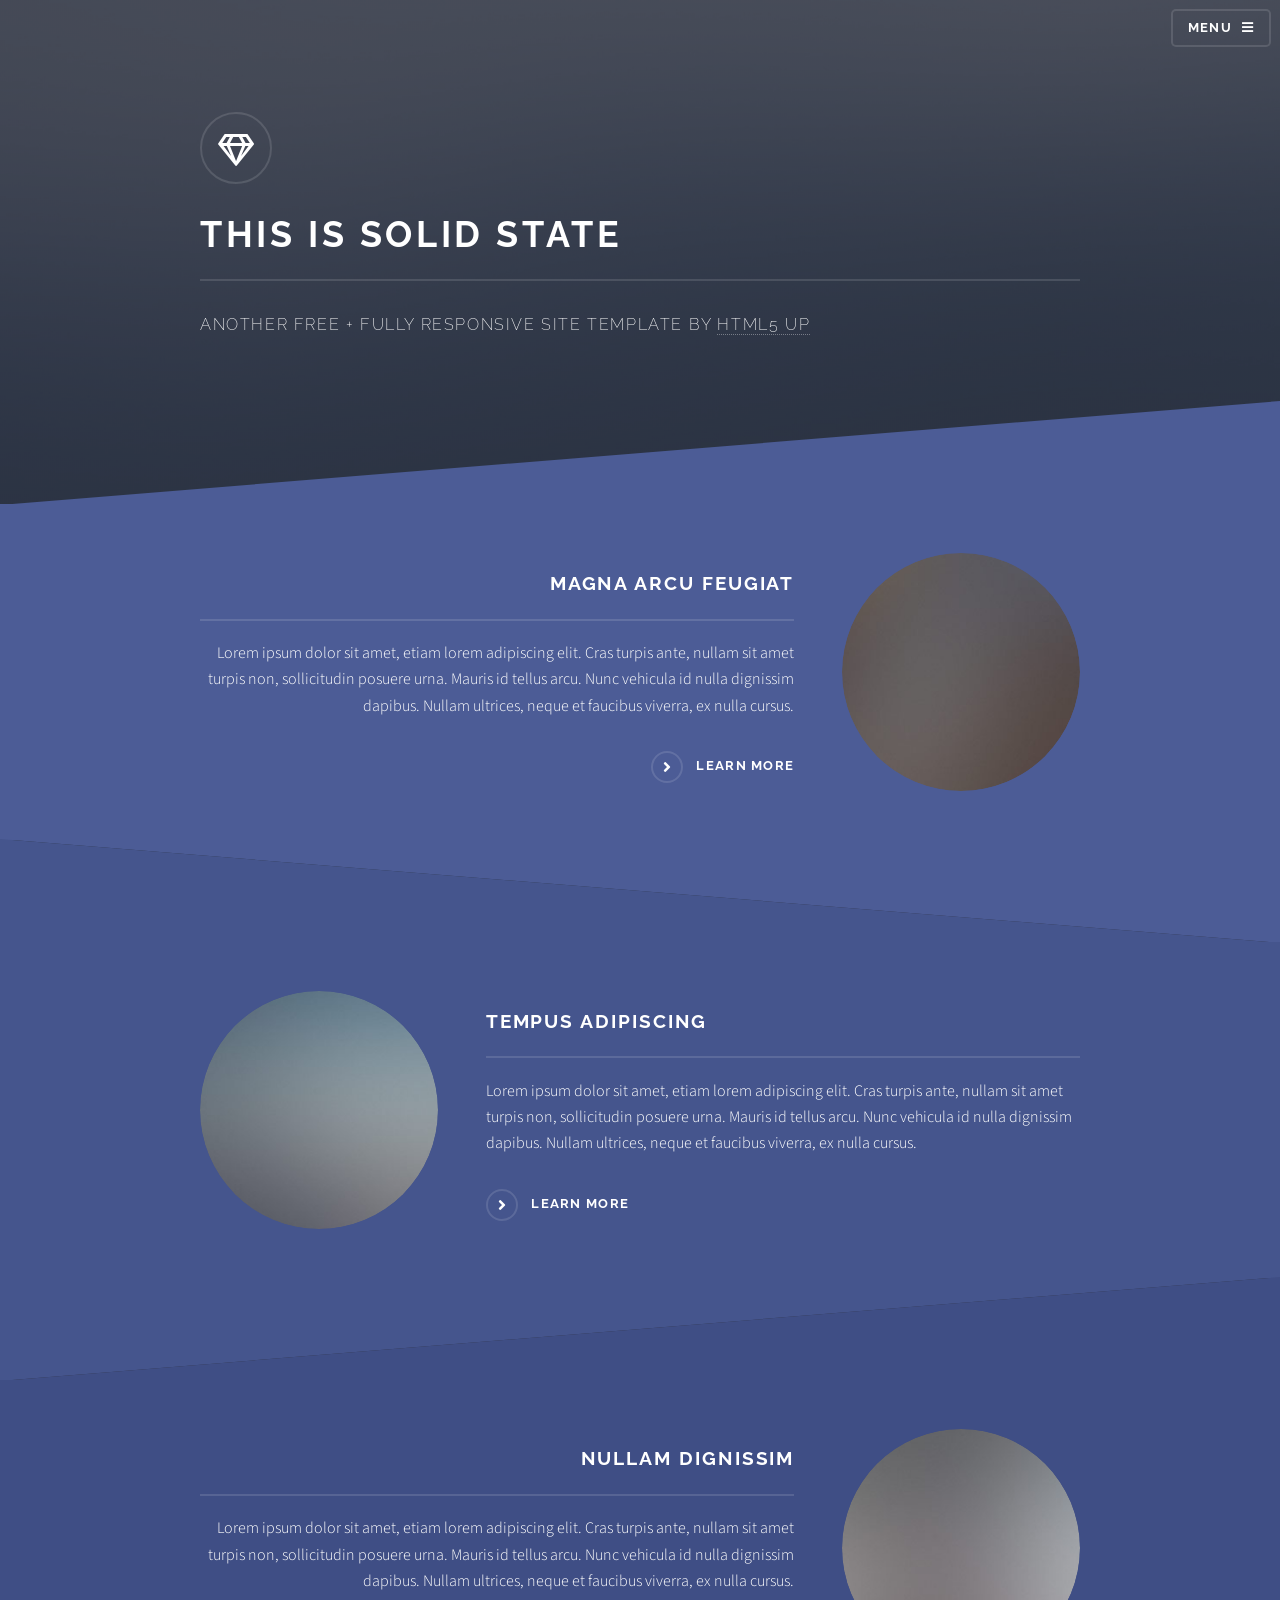
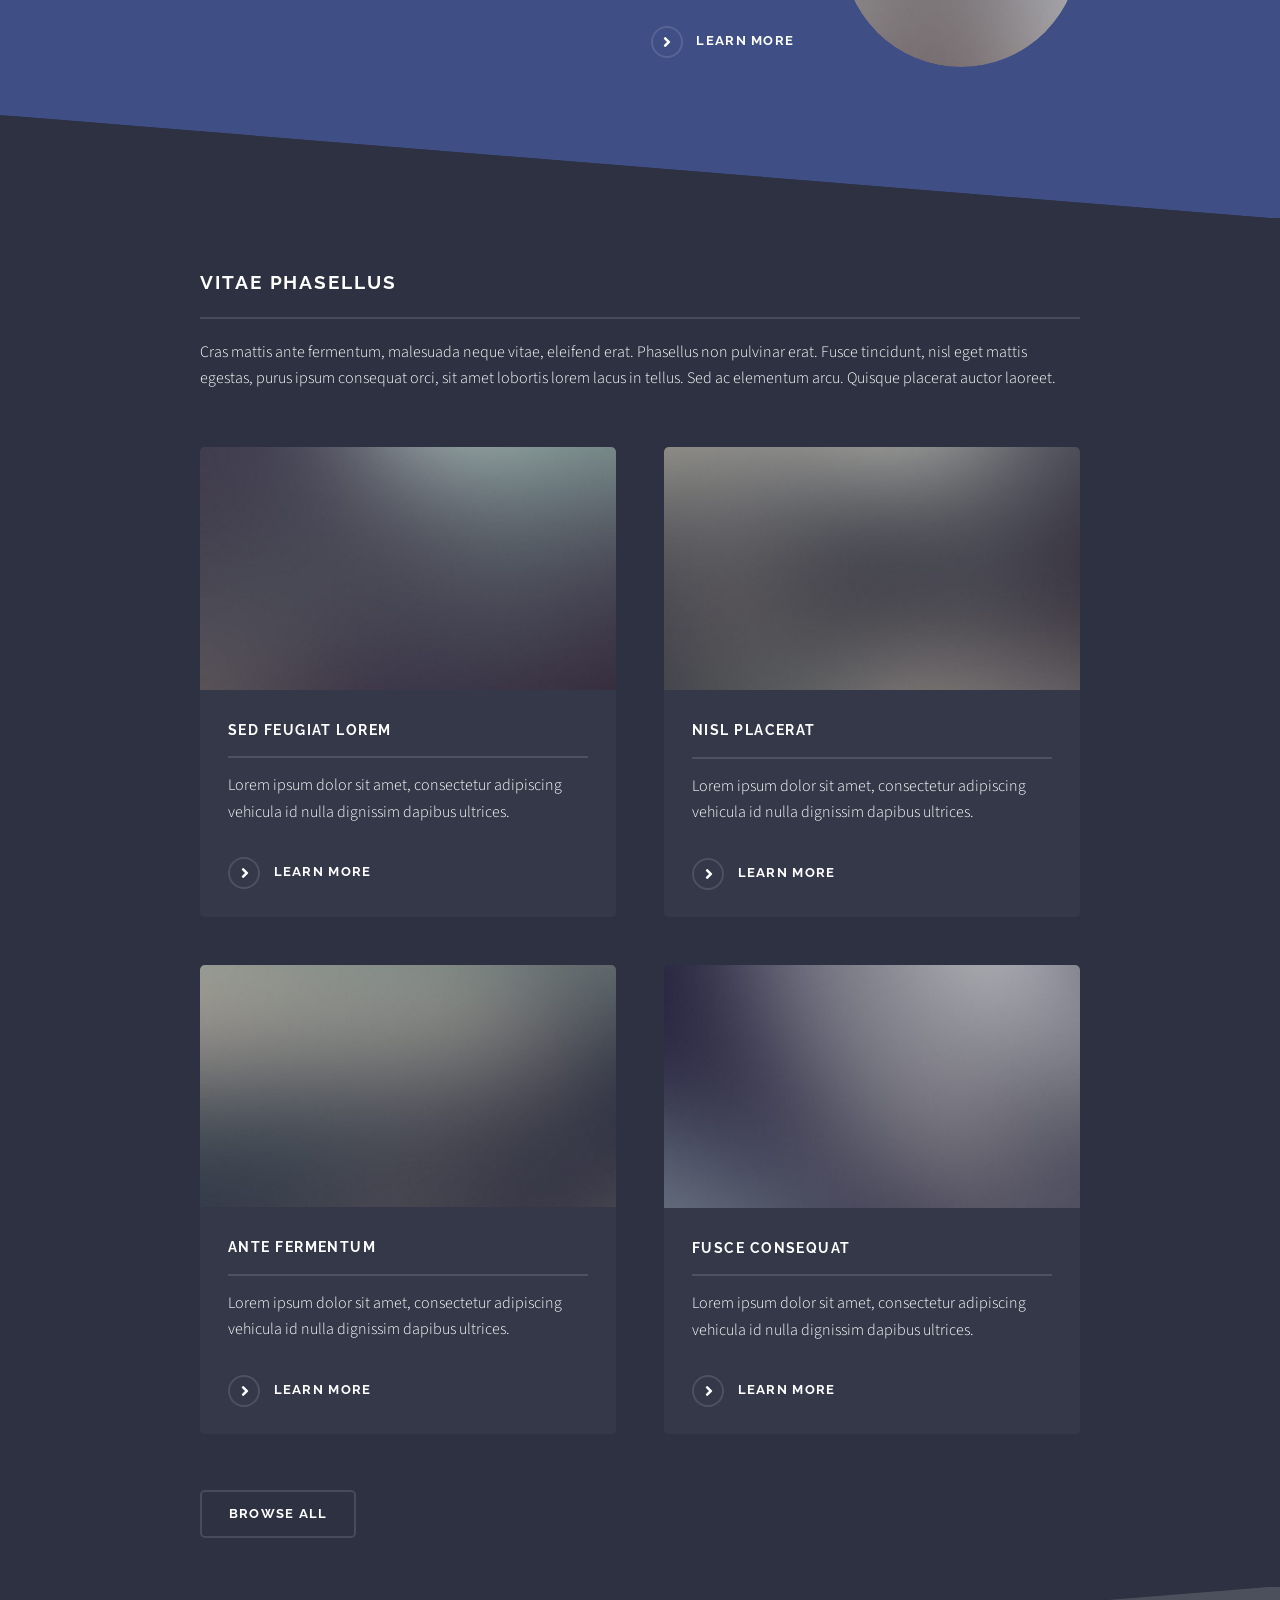
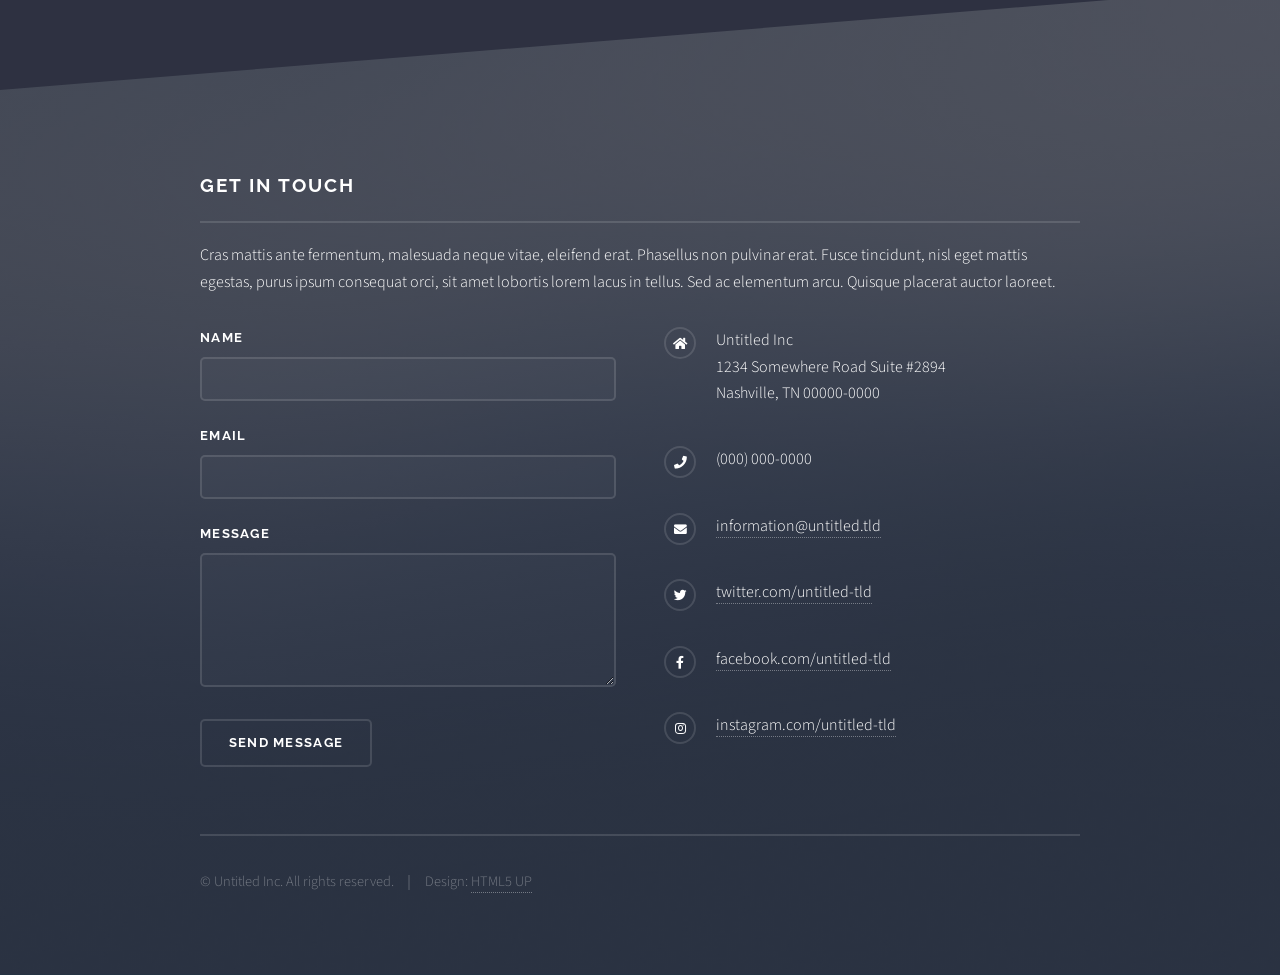
<file: home.html>
<!DOCTYPE HTML>
<!--
	Solid State by HTML5 UP
	html5up.net | @ajlkn
	Free for personal and commercial use under the CCA 3.0 license (html5up.net/license)
-->
<html>
	<head>
		<title>Solid State by HTML5 UP</title>
		<meta charset="utf-8" />
		<meta name="viewport" content="width=device-width, initial-scale=1, user-scalable=no" />
		<link rel="stylesheet" href="assets/css/main.css" />
		<noscript><link rel="stylesheet" href="assets/css/noscript.css" /></noscript>
	</head>
	<body class="is-preload">

		<!-- Page Wrapper -->
			<div id="page-wrapper">

				<!-- Header -->
					<header id="header" class="alt">
						<h1><a href="index.html">Solid State</a></h1>
						<nav>
							<a href="#menu">Menu</a>
						</nav>
					</header>

				<!-- Menu -->
					<nav id="menu">
						<div class="inner">
							<h2>Menu</h2>
							<ul class="links">
								<li><a href="home.html">Home</a></li>
								<li><a href="resume.html">Resume</a></li>
								<li><a href="projects.html">Projects</a></li>
								<li><a href="#">About</a></li>
								<li><a href="#">Contact</a></li>
							</ul>
							<a href="#" class="close">Close</a>
						</div>
					</nav>

				<!-- Banner -->
					<section id="banner">
						<div class="inner">
							<div class="logo"><span class="icon fa-gem"></span></div>
							<h2>This is Solid State</h2>
							<p>Another free + fully responsive site template by <a href="http://html5up.net">HTML5 UP</a></p>
						</div>
					</section>

				<!-- Wrapper -->
					<section id="wrapper">

						<!-- One -->
							<section id="one" class="wrapper spotlight style1">
								<div class="inner">
									<a href="#" class="image"><img src="images/pic01.jpg" alt="" /></a>
									<div class="content">
										<h2 class="major">Magna arcu feugiat</h2>
										<p>Lorem ipsum dolor sit amet, etiam lorem adipiscing elit. Cras turpis ante, nullam sit amet turpis non, sollicitudin posuere urna. Mauris id tellus arcu. Nunc vehicula id nulla dignissim dapibus. Nullam ultrices, neque et faucibus viverra, ex nulla cursus.</p>
										<a href="#" class="special">Learn more</a>
									</div>
								</div>
							</section>

						<!-- Two -->
							<section id="two" class="wrapper alt spotlight style2">
								<div class="inner">
									<a href="#" class="image"><img src="images/pic02.jpg" alt="" /></a>
									<div class="content">
										<h2 class="major">Tempus adipiscing</h2>
										<p>Lorem ipsum dolor sit amet, etiam lorem adipiscing elit. Cras turpis ante, nullam sit amet turpis non, sollicitudin posuere urna. Mauris id tellus arcu. Nunc vehicula id nulla dignissim dapibus. Nullam ultrices, neque et faucibus viverra, ex nulla cursus.</p>
										<a href="#" class="special">Learn more</a>
									</div>
								</div>
							</section>

						<!-- Three -->
							<section id="three" class="wrapper spotlight style3">
								<div class="inner">
									<a href="#" class="image"><img src="images/pic03.jpg" alt="" /></a>
									<div class="content">
										<h2 class="major">Nullam dignissim</h2>
										<p>Lorem ipsum dolor sit amet, etiam lorem adipiscing elit. Cras turpis ante, nullam sit amet turpis non, sollicitudin posuere urna. Mauris id tellus arcu. Nunc vehicula id nulla dignissim dapibus. Nullam ultrices, neque et faucibus viverra, ex nulla cursus.</p>
										<a href="#" class="special">Learn more</a>
									</div>
								</div>
							</section>

						<!-- Four -->
							<section id="four" class="wrapper alt style1">
								<div class="inner">
									<h2 class="major">Vitae phasellus</h2>
									<p>Cras mattis ante fermentum, malesuada neque vitae, eleifend erat. Phasellus non pulvinar erat. Fusce tincidunt, nisl eget mattis egestas, purus ipsum consequat orci, sit amet lobortis lorem lacus in tellus. Sed ac elementum arcu. Quisque placerat auctor laoreet.</p>
									<section class="features">
										<article>
											<a href="#" class="image"><img src="images/pic04.jpg" alt="" /></a>
											<h3 class="major">Sed feugiat lorem</h3>
											<p>Lorem ipsum dolor sit amet, consectetur adipiscing vehicula id nulla dignissim dapibus ultrices.</p>
											<a href="#" class="special">Learn more</a>
										</article>
										<article>
											<a href="#" class="image"><img src="images/pic05.jpg" alt="" /></a>
											<h3 class="major">Nisl placerat</h3>
											<p>Lorem ipsum dolor sit amet, consectetur adipiscing vehicula id nulla dignissim dapibus ultrices.</p>
											<a href="#" class="special">Learn more</a>
										</article>
										<article>
											<a href="#" class="image"><img src="images/pic06.jpg" alt="" /></a>
											<h3 class="major">Ante fermentum</h3>
											<p>Lorem ipsum dolor sit amet, consectetur adipiscing vehicula id nulla dignissim dapibus ultrices.</p>
											<a href="#" class="special">Learn more</a>
										</article>
										<article>
											<a href="#" class="image"><img src="images/pic07.jpg" alt="" /></a>
											<h3 class="major">Fusce consequat</h3>
											<p>Lorem ipsum dolor sit amet, consectetur adipiscing vehicula id nulla dignissim dapibus ultrices.</p>
											<a href="#" class="special">Learn more</a>
										</article>
									</section>
									<ul class="actions">
										<li><a href="#" class="button">Browse All</a></li>
									</ul>
								</div>
							</section>

					</section>

				<!-- Footer -->
					<section id="footer">
						<div class="inner">
							<h2 class="major">Get in touch</h2>
							<p>Cras mattis ante fermentum, malesuada neque vitae, eleifend erat. Phasellus non pulvinar erat. Fusce tincidunt, nisl eget mattis egestas, purus ipsum consequat orci, sit amet lobortis lorem lacus in tellus. Sed ac elementum arcu. Quisque placerat auctor laoreet.</p>
							<form method="post" action="#">
								<div class="fields">
									<div class="field">
										<label for="name">Name</label>
										<input type="text" name="name" id="name" />
									</div>
									<div class="field">
										<label for="email">Email</label>
										<input type="email" name="email" id="email" />
									</div>
									<div class="field">
										<label for="message">Message</label>
										<textarea name="message" id="message" rows="4"></textarea>
									</div>
								</div>
								<ul class="actions">
									<li><input type="submit" value="Send Message" /></li>
								</ul>
							</form>
							<ul class="contact">
								<li class="icon solid fa-home">
									Untitled Inc<br />
									1234 Somewhere Road Suite #2894<br />
									Nashville, TN 00000-0000
								</li>
								<li class="icon solid fa-phone">(000) 000-0000</li>
								<li class="icon solid fa-envelope"><a href="#">information@untitled.tld</a></li>
								<li class="icon brands fa-twitter"><a href="#">twitter.com/untitled-tld</a></li>
								<li class="icon brands fa-facebook-f"><a href="#">facebook.com/untitled-tld</a></li>
								<li class="icon brands fa-instagram"><a href="#">instagram.com/untitled-tld</a></li>
							</ul>
							<ul class="copyright">
								<li>&copy; Untitled Inc. All rights reserved.</li><li>Design: <a href="http://html5up.net">HTML5 UP</a></li>
							</ul>
						</div>
					</section>

			</div>

		<!-- Scripts -->
			<script src="assets/js/jquery.min.js"></script>
			<script src="assets/js/jquery.scrollex.min.js"></script>
			<script src="assets/js/browser.min.js"></script>
			<script src="assets/js/breakpoints.min.js"></script>
			<script src="assets/js/util.js"></script>
			<script src="assets/js/main.js"></script>

	</body>

</html>
</file>
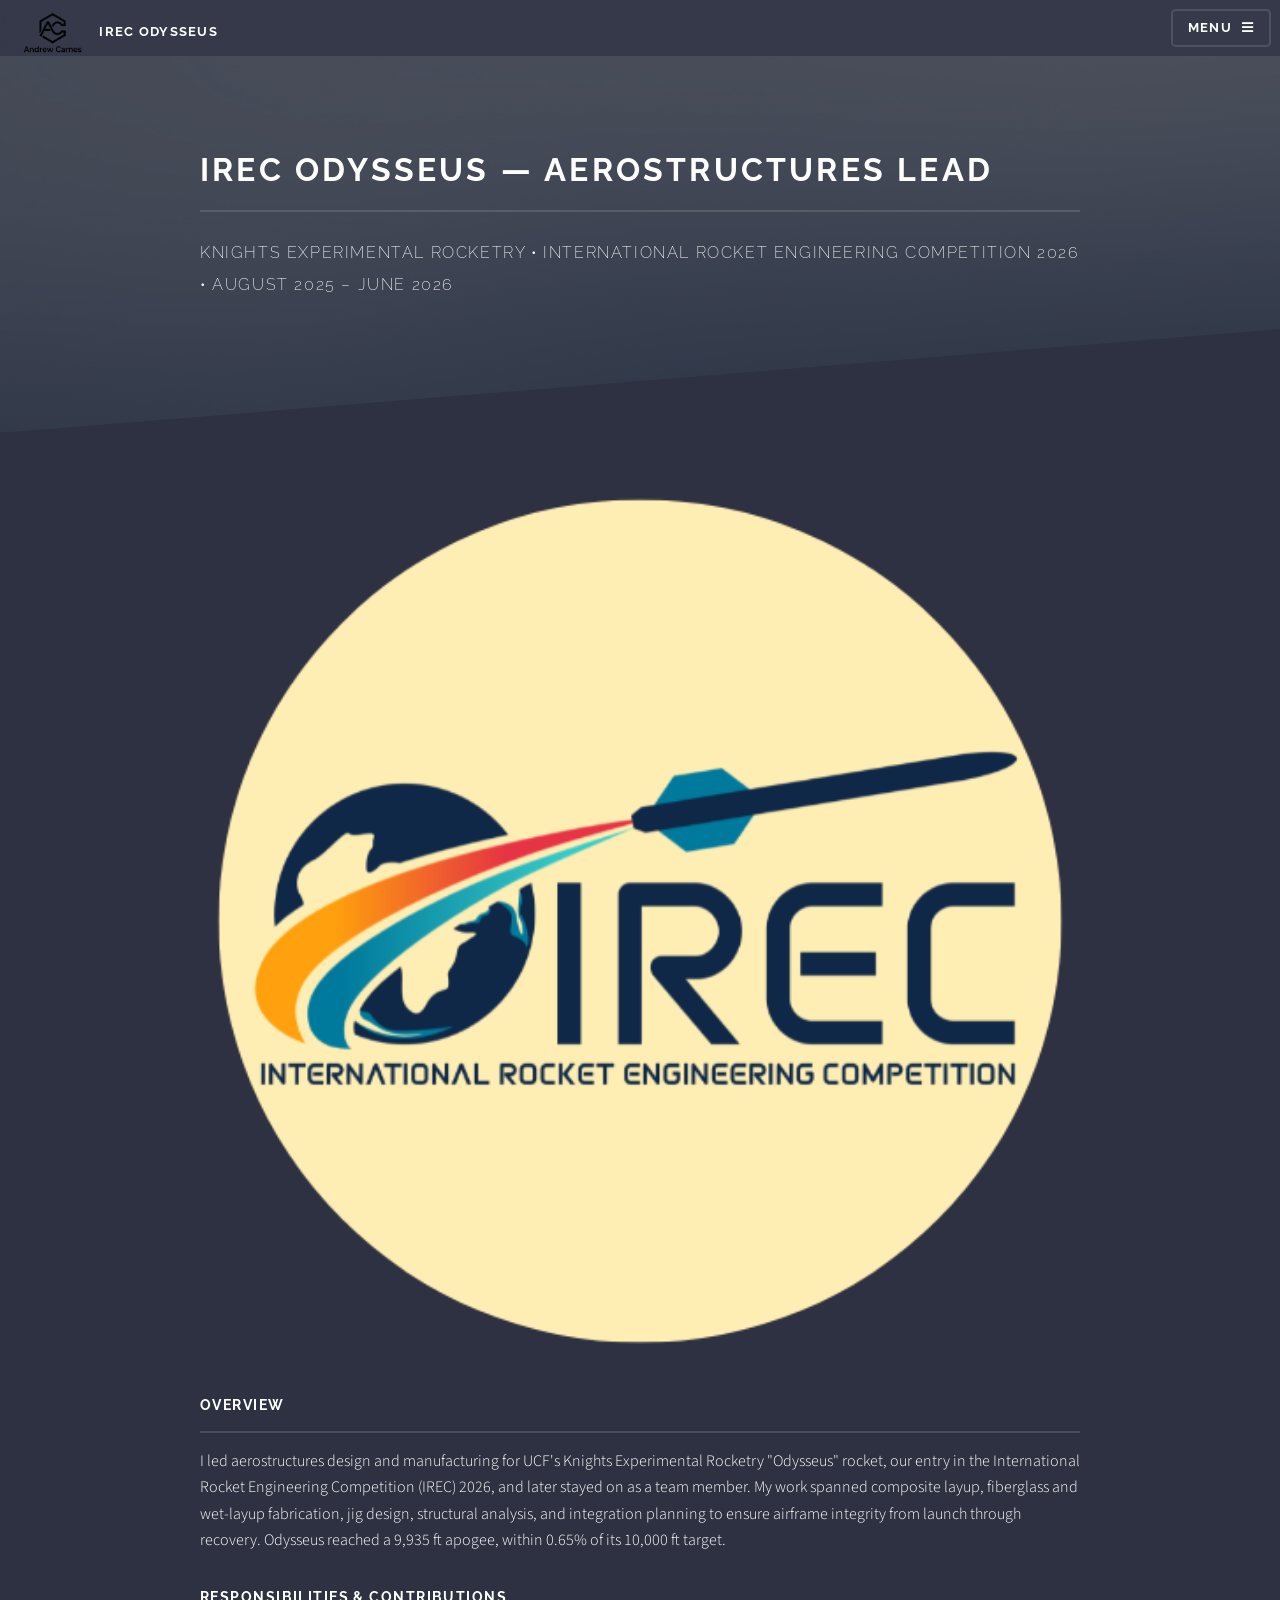
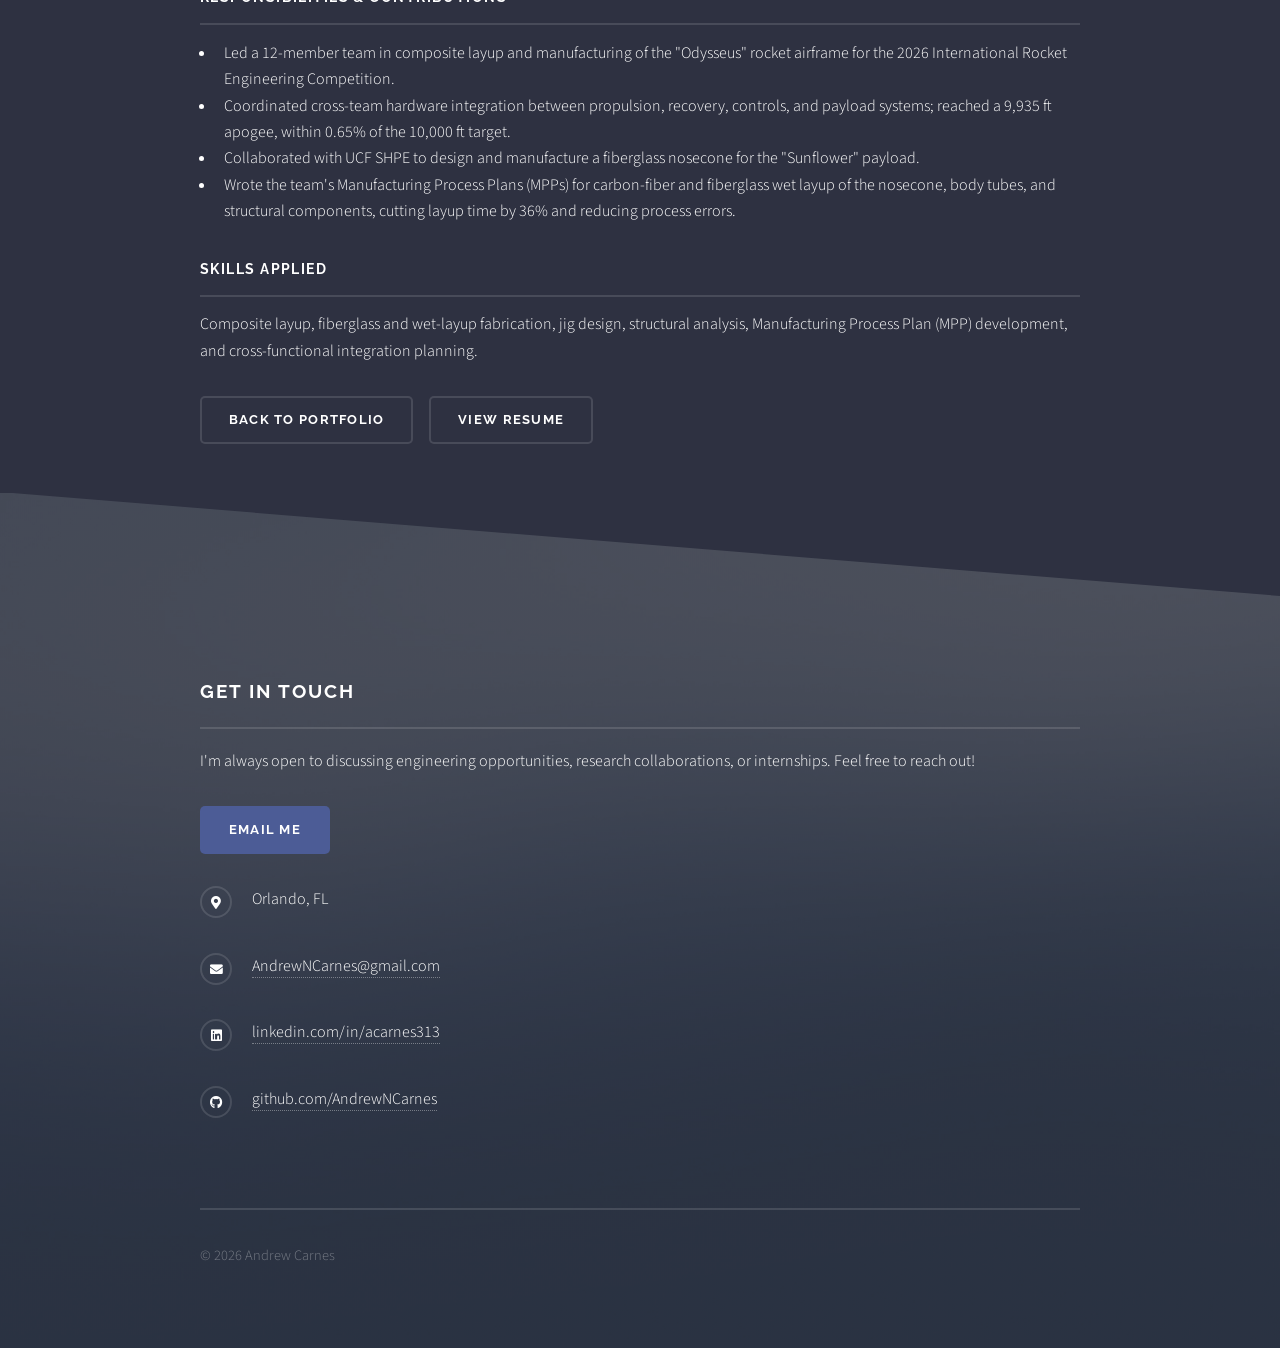
<file: KXR.html>
<!DOCTYPE HTML>

<html>
	<head>
		<title>IREC Odysseus — Andrew Carnes</title>
		<meta charset="utf-8" />
		<meta name="viewport" content="width=device-width, initial-scale=1, user-scalable=no" />
		<link rel="stylesheet" href="assets/css/main.css" />
		<link rel="stylesheet" href="assets/css/custom.css" />
		<noscript><link rel="stylesheet" href="assets/css/noscript.css" /></noscript>
	</head>
	<body class="is-preload">

		<!-- Page Wrapper -->
			<div id="page-wrapper">

				<!-- Header -->
					<header id="header">
						<h1>
							<a href="index.html"><img src="images/andrewLogo-Photoroom.png" alt="Andrew Carnes" style="width: 65px; height: 65px; object-fit: contain; vertical-align: middle; margin-right: 10px;" /></a>
							<a>IREC Odysseus</a>
						</h1>
						<nav>
							<a href="#menu">Menu</a>
						</nav>
					</header>

				<!-- Menu -->
					<nav id="menu">
						<div class="inner">
							<h2>Menu</h2>
							<ul class="links">
								<li><a href="index.html">Home</a></li>
								<li><a href="resume.html">Resume</a></li>
							</ul>
							<a href="#" class="close">Close</a>
						</div>
					</nav>

				<!-- Wrapper -->
					<section id="wrapper">
						<header>
							<div class="inner">
								<h2>IREC Odysseus — Aerostructures Lead</h2>
								<p>Knights Experimental Rocketry &bull; International Rocket Engineering Competition 2026 &bull; August 2025 &ndash; June 2026</p>
							</div>
						</header>

						<!-- Content -->
							<div class="wrapper">
								<div class="inner">

									<span class="image fit"><img src="images/IRECLogo.png" alt="Knights Experimental Rocketry" /></span>

									<h3 class="major">Overview</h3>
									<p>I led aerostructures design and manufacturing for UCF's Knights Experimental Rocketry "Odysseus" rocket, our entry in the International Rocket Engineering Competition (IREC) 2026, and later stayed on as a team member. My work spanned composite layup, fiberglass and wet-layup fabrication, jig design, structural analysis, and integration planning to ensure airframe integrity from launch through recovery. Odysseus reached a 9,935 ft apogee, within 0.65% of its 10,000 ft target.</p>

									<h3 class="major">Responsibilities &amp; Contributions</h3>
									<ul>
										<li>Led a 12-member team in composite layup and manufacturing of the "Odysseus" rocket airframe for the 2026 International Rocket Engineering Competition.</li>
										<li>Coordinated cross-team hardware integration between propulsion, recovery, controls, and payload systems; reached a 9,935 ft apogee, within 0.65% of the 10,000 ft target.</li>
										<li>Collaborated with UCF SHPE to design and manufacture a fiberglass nosecone for the "Sunflower" payload.</li>
										<li>Wrote the team's Manufacturing Process Plans (MPPs) for carbon-fiber and fiberglass wet layup of the nosecone, body tubes, and structural components, cutting layup time by 36% and reducing process errors.</li>
									</ul>

									<h3 class="major">Skills Applied</h3>
									<p>Composite layup, fiberglass and wet-layup fabrication, jig design, structural analysis, Manufacturing Process Plan (MPP) development, and cross-functional integration planning.</p>

									<ul class="actions">
										<li><a href="index.html" class="button">Back to Portfolio</a></li>
										<li><a href="resume.html" class="button">View Resume</a></li>
									</ul>

								</div>
							</div>

					</section>

				<!-- Footer -->
					<section id="footer">
						<div class="inner">
							<h2 class="major">Get in touch</h2>
							<p>I'm always open to discussing engineering opportunities, research collaborations, or internships. Feel free to reach out!</p>
							<ul class="actions">
								<li><a href="mailto:AndrewNCarnes@gmail.com" class="button primary">Email Me</a></li>
							</ul>
							<ul class="contact">
								<li class="icon solid fa-map-marker-alt">Orlando, FL</li>
								<li class="icon solid fa-envelope"><a href="mailto:AndrewNCarnes@gmail.com">AndrewNCarnes@gmail.com</a></li>
								<li class="icon brands fa-linkedin"><a href="https://www.linkedin.com/in/acarnes313/" target="_blank">linkedin.com/in/acarnes313</a></li>
								<li class="icon brands fa-github"><a href="https://github.com/AndrewNCarnes" target="_blank">github.com/AndrewNCarnes</a></li>
							</ul>
							<ul class="copyright">
								<li>&copy; 2026 Andrew Carnes</li>
							</ul>
						</div>
					</section>

			</div>

		<!-- Scripts -->
			<script src="assets/js/jquery.min.js"></script>
			<script src="assets/js/jquery.scrollex.min.js"></script>
			<script src="assets/js/browser.min.js"></script>
			<script src="assets/js/breakpoints.min.js"></script>
			<script src="assets/js/util.js"></script>
			<script src="assets/js/main.js"></script>

	</body>

</html>
</file>
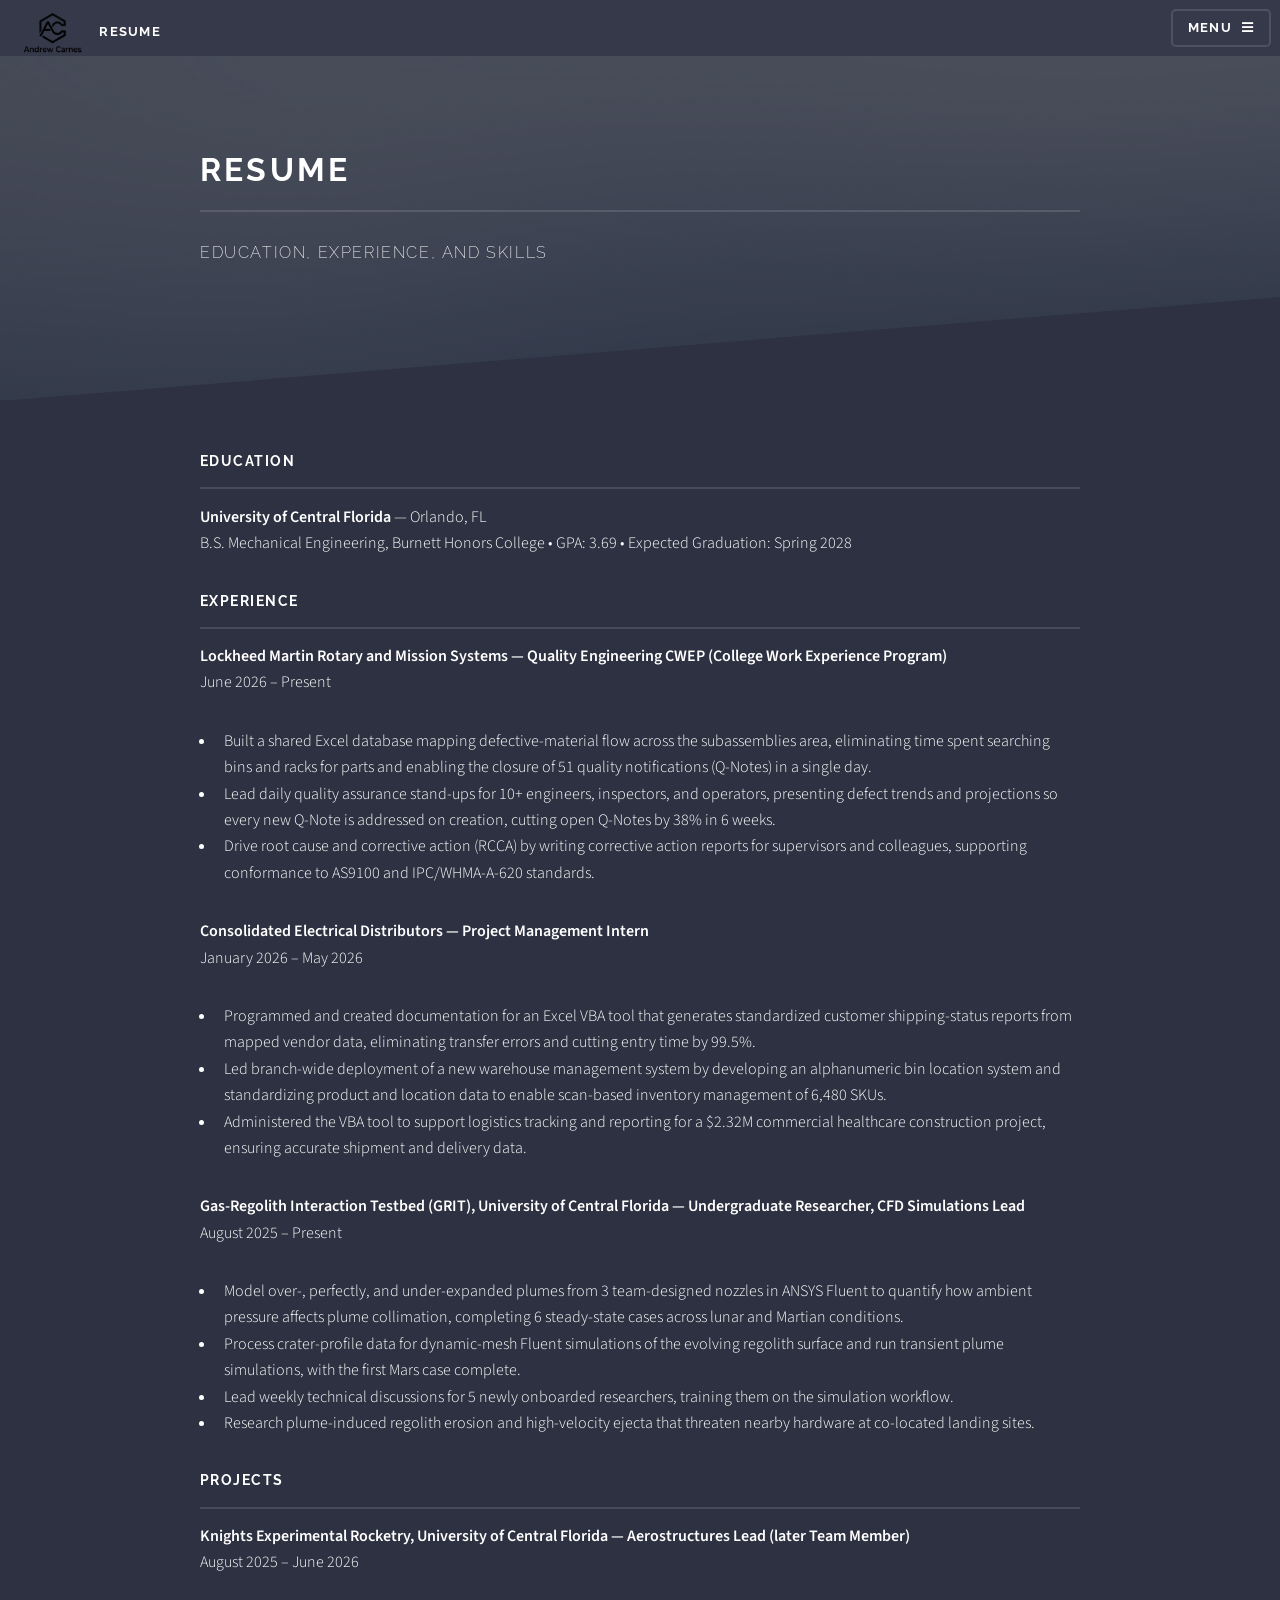
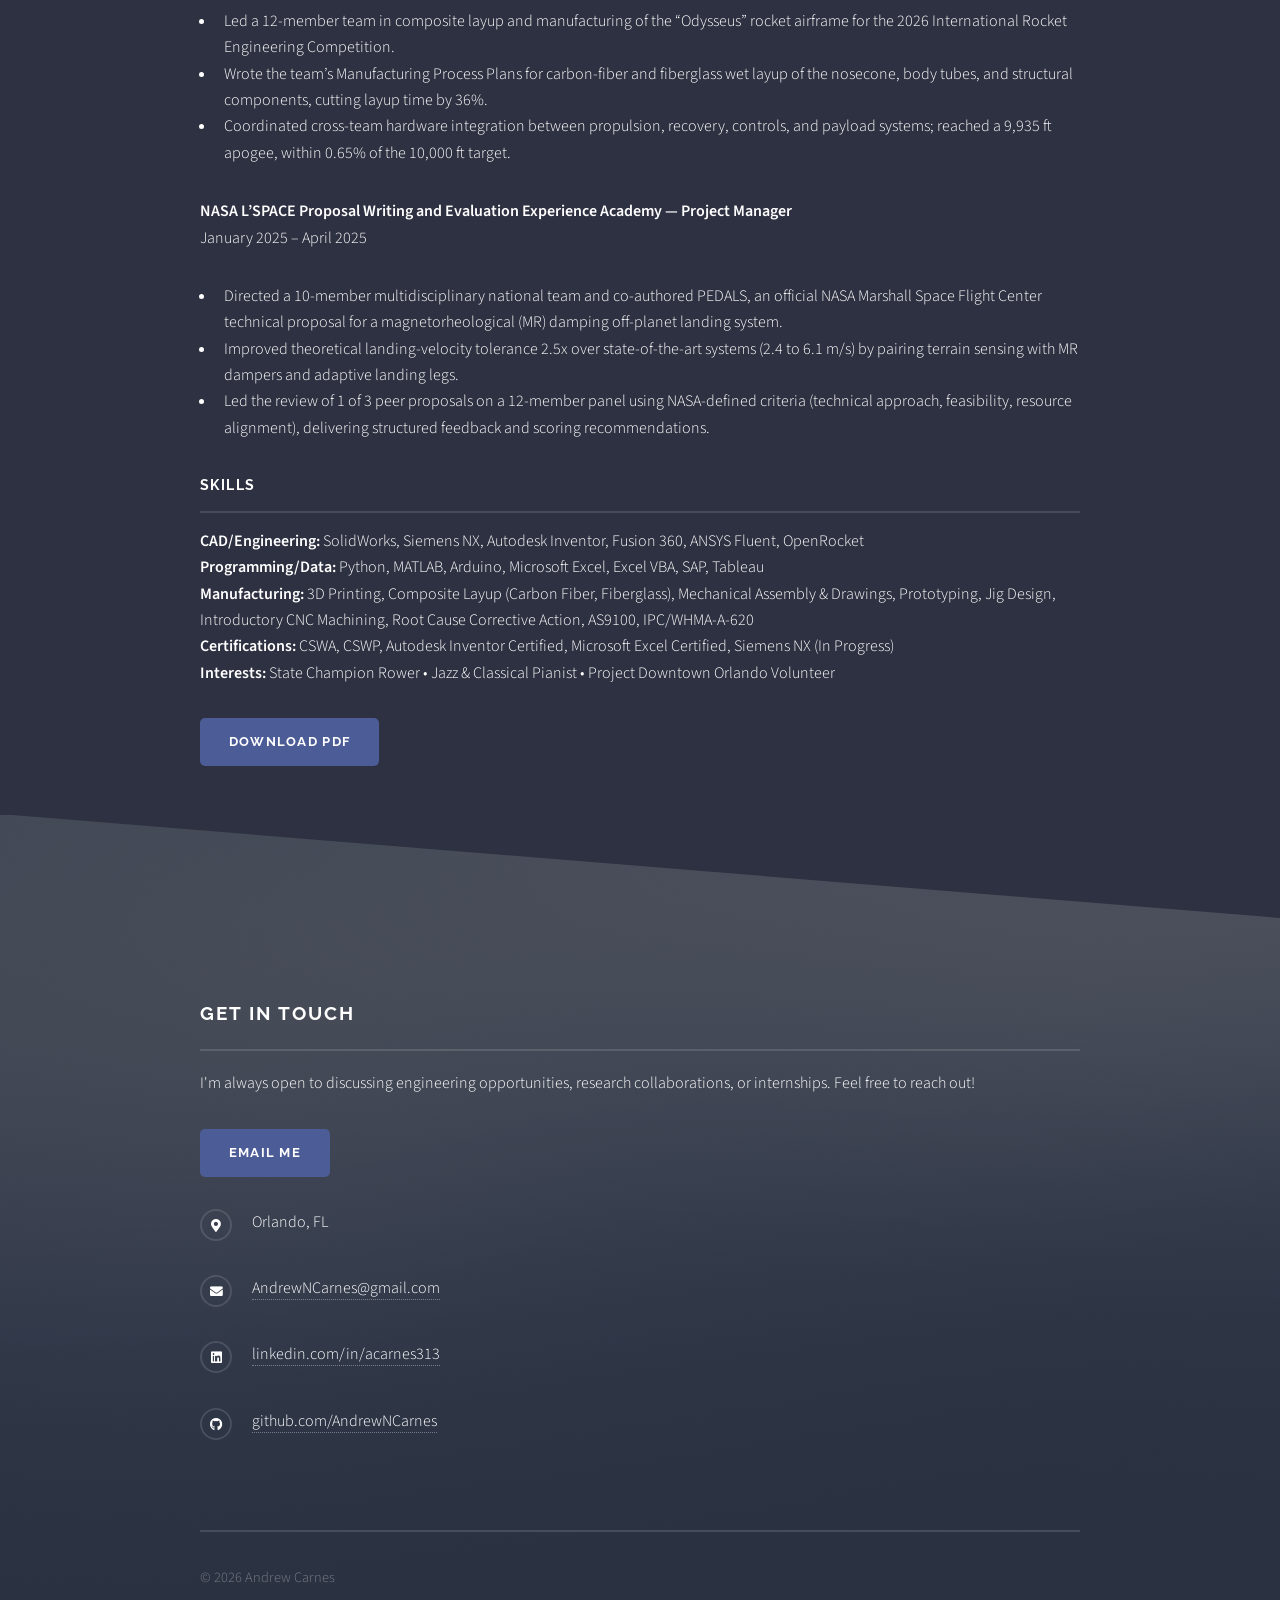
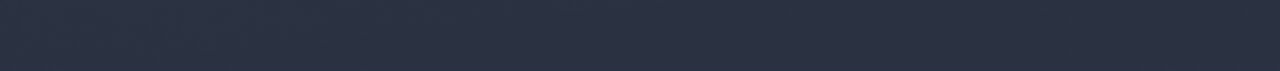
<file: resume.html>
<!DOCTYPE HTML>

<html>
	<head>
		<title>Resume — Andrew Carnes</title>
		<meta charset="utf-8" />
		<meta name="viewport" content="width=device-width, initial-scale=1, user-scalable=no" />
		<link rel="stylesheet" href="assets/css/main.css" />
		<link rel="stylesheet" href="assets/css/custom.css" />
		<noscript><link rel="stylesheet" href="assets/css/noscript.css" /></noscript>
	</head>
	<body class="is-preload">

		<!-- Page Wrapper -->
			<div id="page-wrapper">

				<!-- Header -->
					<header id="header">
						<h1>
							<a href="index.html"><img src="images/andrewLogo-Photoroom.png" alt="Andrew Carnes" style="width: 65px; height: 65px; object-fit: contain; vertical-align: middle; margin-right: 10px;" /></a>
							<a>Resume</a>
						</h1>
						<nav>
							<a href="#menu">Menu</a>
						</nav>
					</header>

				<!-- Menu -->
					<nav id="menu">
						<div class="inner">
							<h2>Menu</h2>
							<ul class="links">
								<li><a href="index.html">Home</a></li>
								<li><a href="resume.html">Resume</a></li>
							</ul>
							<a href="#" class="close">Close</a>
						</div>
					</nav>

				<!-- Wrapper -->
					<section id="wrapper">
						<header>
							<div class="inner">
								<h2>Resume</h2>
								<p>Education, experience, and skills</p>
							</div>
						</header>

						<!-- Content -->
							<div class="wrapper">
								<div class="inner">

									<h3 class="major">Education</h3>
									<p>
										<strong>University of Central Florida</strong> &mdash; Orlando, FL<br />
										B.S. Mechanical Engineering, Burnett Honors College &bull; GPA: 3.69 &bull; Expected Graduation: Spring 2028
									</p>

									<h3 class="major">Experience</h3>

									<p>
										<strong>Lockheed Martin Rotary and Mission Systems &mdash; Quality Engineering CWEP (College Work Experience Program)</strong><br />
										June 2026 &ndash; Present
									</p>
									<ul>
										<li>Built a shared Excel database mapping defective-material flow across the subassemblies area, eliminating time spent searching bins and racks for parts and enabling the closure of 51 quality notifications (Q-Notes) in a single day.</li>
										<li>Lead daily quality assurance stand-ups for 10+ engineers, inspectors, and operators, presenting defect trends and projections so every new Q-Note is addressed on creation, cutting open Q-Notes by 38% in 6 weeks.</li>
										<li>Drive root cause and corrective action (RCCA) by writing corrective action reports for supervisors and colleagues, supporting conformance to AS9100 and IPC/WHMA-A-620 standards.</li>
									</ul>

									<p>
										<strong>Consolidated Electrical Distributors &mdash; Project Management Intern</strong><br />
										January 2026 &ndash; May 2026
									</p>
									<ul>
										<li>Programmed and created documentation for an Excel VBA tool that generates standardized customer shipping-status reports from mapped vendor data, eliminating transfer errors and cutting entry time by 99.5%.</li>
										<li>Led branch-wide deployment of a new warehouse management system by developing an alphanumeric bin location system and standardizing product and location data to enable scan-based inventory management of 6,480 SKUs.</li>
										<li>Administered the VBA tool to support logistics tracking and reporting for a $2.32M commercial healthcare construction project, ensuring accurate shipment and delivery data.</li>
									</ul>

									<p>
										<strong>Gas-Regolith Interaction Testbed (GRIT), University of Central Florida &mdash; Undergraduate Researcher, CFD Simulations Lead</strong><br />
										August 2025 &ndash; Present
									</p>
									<ul>
										<li>Model over-, perfectly, and under-expanded plumes from 3 team-designed nozzles in ANSYS Fluent to quantify how ambient pressure affects plume collimation, completing 6 steady-state cases across lunar and Martian conditions.</li>
										<li>Process crater-profile data for dynamic-mesh Fluent simulations of the evolving regolith surface and run transient plume simulations, with the first Mars case complete.</li>
										<li>Lead weekly technical discussions for 5 newly onboarded researchers, training them on the simulation workflow.</li>
										<li>Research plume-induced regolith erosion and high-velocity ejecta that threaten nearby hardware at co-located landing sites.</li>
									</ul>

									<h3 class="major">Projects</h3>

									<p>
										<strong>Knights Experimental Rocketry, University of Central Florida &mdash; Aerostructures Lead (later Team Member)</strong><br />
										August 2025 &ndash; June 2026
									</p>
									<ul>
										<li>Led a 12-member team in composite layup and manufacturing of the &ldquo;Odysseus&rdquo; rocket airframe for the 2026 International Rocket Engineering Competition.</li>
										<li>Wrote the team&rsquo;s Manufacturing Process Plans for carbon-fiber and fiberglass wet layup of the nosecone, body tubes, and structural components, cutting layup time by 36%.</li>
										<li>Coordinated cross-team hardware integration between propulsion, recovery, controls, and payload systems; reached a 9,935 ft apogee, within 0.65% of the 10,000 ft target.</li>
									</ul>

									<p>
										<strong>NASA L&rsquo;SPACE Proposal Writing and Evaluation Experience Academy &mdash; Project Manager</strong><br />
										January 2025 &ndash; April 2025
									</p>
									<ul>
										<li>Directed a 10-member multidisciplinary national team and co-authored PEDALS, an official NASA Marshall Space Flight Center technical proposal for a magnetorheological (MR) damping off-planet landing system.</li>
										<li>Improved theoretical landing-velocity tolerance 2.5x over state-of-the-art systems (2.4 to 6.1 m/s) by pairing terrain sensing with MR dampers and adaptive landing legs.</li>
										<li>Led the review of 1 of 3 peer proposals on a 12-member panel using NASA-defined criteria (technical approach, feasibility, resource alignment), delivering structured feedback and scoring recommendations.</li>
									</ul>

									<h3 class="major">Skills</h3>

									<p><strong>CAD/Engineering:</strong> SolidWorks, Siemens NX, Autodesk Inventor, Fusion 360, ANSYS Fluent, OpenRocket<br />
									<strong>Programming/Data:</strong> Python, MATLAB, Arduino, Microsoft Excel, Excel VBA, SAP, Tableau<br />
									<strong>Manufacturing:</strong> 3D Printing, Composite Layup (Carbon Fiber, Fiberglass), Mechanical Assembly &amp; Drawings, Prototyping, Jig Design, Introductory CNC Machining, Root Cause Corrective Action, AS9100, IPC/WHMA-A-620<br />
									<strong>Certifications:</strong> CSWA, CSWP, Autodesk Inventor Certified, Microsoft Excel Certified, Siemens NX (In Progress)<br />
									<strong>Interests:</strong> State Champion Rower &bull; Jazz &amp; Classical Pianist &bull; Project Downtown Orlando Volunteer</p>

									<ul class="actions">
										<li><a href="assets/documents/Andrew_Carnes_Resume.pdf" class="button primary" target="_blank">Download PDF</a></li>
									</ul>

								</div>
							</div>

					</section>

				<!-- Footer -->
					<section id="footer">
						<div class="inner">
							<h2 class="major">Get in touch</h2>
							<p>I'm always open to discussing engineering opportunities, research collaborations, or internships. Feel free to reach out!</p>
							<ul class="actions">
								<li><a href="mailto:AndrewNCarnes@gmail.com" class="button primary">Email Me</a></li>
							</ul>
							<ul class="contact">
								<li class="icon solid fa-map-marker-alt">Orlando, FL</li>
								<li class="icon solid fa-envelope"><a href="mailto:AndrewNCarnes@gmail.com">AndrewNCarnes@gmail.com</a></li>
								<li class="icon brands fa-linkedin"><a href="https://www.linkedin.com/in/acarnes313/" target="_blank">linkedin.com/in/acarnes313</a></li>
								<li class="icon brands fa-github"><a href="https://github.com/AndrewNCarnes" target="_blank">github.com/AndrewNCarnes</a></li>
							</ul>
							<ul class="copyright">
								<li>&copy; 2026 Andrew Carnes</li>
							</ul>
						</div>
					</section>

			</div>

		<!-- Scripts -->
			<script src="assets/js/jquery.min.js"></script>
			<script src="assets/js/jquery.scrollex.min.js"></script>
			<script src="assets/js/browser.min.js"></script>
			<script src="assets/js/breakpoints.min.js"></script>
			<script src="assets/js/util.js"></script>
			<script src="assets/js/main.js"></script>

	</body>

</html>
</file>
<file: assets/css/custom.css>
#header {
    overflow: hidden;
}
#header h1 img {
    max-height: 100%;
}

@media screen and (max-width: 700px) {
    #header h1 img {
        display: none;
    }
}

#header h1 {
    white-space: nowrap;
    overflow: hidden;
    text-overflow: ellipsis;
    max-width: 70%;
}

@media screen and (max-width: 736px) {
    #header h1 a:last-child {
        display: none;
    }
}

body {
    animation: pageFadeIn 0.5s ease;
}

@keyframes pageFadeIn {
    from { opacity: 0; }
    to { opacity: 1; }
}
</file>
<file: assets/css/noscript.css>
/*
	Solid State by HTML5 UP
	html5up.net | @ajlkn
	Free for personal and commercial use under the CCA 3.0 license (html5up.net/license)
*/

/* Banner */

	body.is-preload #banner .logo {
		-moz-transform: none;
		-webkit-transform: none;
		-ms-transform: none;
		transform: none;
		opacity: 1;
	}

	body.is-preload #banner h2 {
		opacity: 1;
		-moz-transform: none;
		-webkit-transform: none;
		-ms-transform: none;
		transform: none;
		-moz-filter: none;
		-webkit-filter: none;
		-ms-filter: none;
		filter: none;
	}

	body.is-preload #banner p {
		opacity: 01;
		-moz-transform: none;
		-webkit-transform: none;
		-ms-transform: none;
		transform: none;
		-moz-filter: none;
		-webkit-filter: none;
		-ms-filter: none;
		filter: none;
	}
</file>
<file: assets/css/main.css>
@import url(fontawesome-all.min.css);
@import url("https://fonts.googleapis.com/css?family=Raleway:200,700|Source+Sans+Pro:300,600,300italic,600italic");

/*
	Solid State by HTML5 UP
	html5up.net | @ajlkn
	Free for personal and commercial use under the CCA 3.0 license (html5up.net/license)
*/

html, body, div, span, applet, object,
iframe, h1, h2, h3, h4, h5, h6, p, blockquote,
pre, a, abbr, acronym, address, big, cite,
code, del, dfn, em, img, ins, kbd, q, s, samp,
small, strike, strong, sub, sup, tt, var, b,
u, i, center, dl, dt, dd, ol, ul, li, fieldset,
form, label, legend, table, caption, tbody,
tfoot, thead, tr, th, td, article, aside,
canvas, details, embed, figure, figcaption,
footer, header, hgroup, menu, nav, output, ruby,
section, summary, time, mark, audio, video {
	margin: 0;
	padding: 0;
	border: 0;
	font-size: 100%;
	font: inherit;
	vertical-align: baseline;}

article, aside, details, figcaption, figure,
footer, header, hgroup, menu, nav, section {
	display: block;}

body {
	line-height: 1;
}

ol, ul {
	list-style: none;
}

blockquote, q {
	quotes: none;
}

	blockquote:before, blockquote:after, q:before, q:after {
		content: '';
		content: none;
	}

table {
	border-collapse: collapse;
	border-spacing: 0;
}

body {
	-webkit-text-size-adjust: none;
}

mark {
	background-color: transparent;
	color: inherit;
}

input::-moz-focus-inner {
	border: 0;
	padding: 0;
}

input, select, textarea {
	-moz-appearance: none;
	-webkit-appearance: none;
	-ms-appearance: none;
	appearance: none;
}

/* Basic */

	@-ms-viewport {
		width: device-width;
	}

	body {
		-ms-overflow-style: scrollbar;
	}

	@media screen and (max-width: 480px) {

		html, body {
			min-width: 320px;
		}

	}

	html {
		box-sizing: border-box;
	}

	*, *:before, *:after {
		box-sizing: inherit;
	}

	body {
		background-color: #2e3141;
		background-image: linear-gradient(to top, rgba(46, 49, 65, 0.8), rgba(46, 49, 65, 0.8)), url("../../images/bg.jpg");
		background-size: auto,
 cover;
		background-attachment: fixed,
 fixed;
		background-position: center,
 center;
	}

		body.is-preload *, body.is-preload *:before, body.is-preload *:after {
			-moz-animation: none !important;
			-webkit-animation: none !important;
			-ms-animation: none !important;
			animation: none !important;
			-moz-transition: none !important;
			-webkit-transition: none !important;
			-ms-transition: none !important;
			transition: none !important;
		}

/* Type */

	body, input, select, textarea {
		color: #ffffff;
		font-family: "Source Sans Pro", Helvetica, sans-serif;
		font-size: 16.5pt;
		font-weight: 300;
		line-height: 1.65;
	}

		@media screen and (max-width: 1680px) {

			body, input, select, textarea {
				font-size: 13pt;
			}

		}

		@media screen and (max-width: 1280px) {

			body, input, select, textarea {
				font-size: 12pt;
			}

		}

		@media screen and (max-width: 980px) {

			body, input, select, textarea {
				font-size: 12pt;
			}

		}

		@media screen and (max-width: 736px) {

			body, input, select, textarea {
				font-size: 12pt;
			}

		}

		@media screen and (max-width: 480px) {

			body, input, select, textarea {
				font-size: 12pt;
			}

		}

	a {
		-moz-transition: color 0.2s ease-in-out, border-bottom-color 0.2s ease-in-out;
		-webkit-transition: color 0.2s ease-in-out, border-bottom-color 0.2s ease-in-out;
		-ms-transition: color 0.2s ease-in-out, border-bottom-color 0.2s ease-in-out;
		transition: color 0.2s ease-in-out, border-bottom-color 0.2s ease-in-out;
		border-bottom: dotted 1px rgba(255, 255, 255, 0.35);
		color: #ffffff;
		text-decoration: none;
	}

		a:hover {
			border-bottom-color: transparent;
			color: #ffffff !important;
		}

		a.special:not(.button) {
			text-decoration: none;
			border-bottom: 0;
			display: block;
			font-family: Raleway, Helvetica, sans-serif;
			font-size: 0.8em;
			font-weight: 700;
			letter-spacing: 0.1em;
			margin: 0 0 2em 0;
			text-transform: uppercase;
		}

			a.special:not(.button):before {
				-moz-osx-font-smoothing: grayscale;
				-webkit-font-smoothing: antialiased;
				display: inline-block;
				font-style: normal;
				font-variant: normal;
				text-rendering: auto;
				line-height: 1;
				text-transform: none !important;
				font-family: 'Font Awesome 5 Free';
				font-weight: 900;
			}

			a.special:not(.button):before {
				-moz-transition: background-color 0.2s ease-in-out;
				-webkit-transition: background-color 0.2s ease-in-out;
				-ms-transition: background-color 0.2s ease-in-out;
				transition: background-color 0.2s ease-in-out;
				border-radius: 100%;
				border: solid 2px rgba(255, 255, 255, 0.125);
				content: '\f105';
				display: inline-block;
				font-size: 1.25em;
				height: 2em;
				line-height: 1.75em;
				margin-right: 0.85em;
				text-align: center;
				text-indent: 0.15em;
				vertical-align: middle;
				width: 2em;
			}

			a.special:not(.button):hover:before {
				background-color: rgba(255, 255, 255, 0.025);
			}

			a.special:not(.button):active:before {
				background-color: rgba(255, 255, 255, 0.075);
			}

	strong, b {
		color: #ffffff;
		font-weight: 600;
	}

	em, i {
		font-style: italic;
	}

	p {
		margin: 0 0 2em 0;
	}

	h1, h2, h3, h4, h5, h6 {
		color: #ffffff;
		font-family: Raleway, Helvetica, sans-serif;
		font-weight: 700;
		letter-spacing: 0.1em;
		margin: 0 0 1em 0;
		text-transform: uppercase;
	}

		h1 a, h2 a, h3 a, h4 a, h5 a, h6 a {
			color: inherit;
			text-decoration: none;
			border-bottom: 0;
		}

		h1 span, h2 span, h3 span, h4 span, h5 span, h6 span {
			font-weight: 200;
		}

		h1.major, h2.major, h3.major, h4.major, h5.major, h6.major {
			padding-bottom: 1em;
			border-bottom: solid 2px rgba(255, 255, 255, 0.125);
		}

	h2 {
		font-size: 1.2em;
	}

	h3 {
		font-size: 0.9em;
	}

	h4 {
		font-size: 0.7em;
	}

	h5 {
		font-size: 0.7em;
	}

	h6 {
		font-size: 0.7em;
	}

	@media screen and (max-width: 736px) {

		h2 {
			font-size: 1em;
		}

		h3 {
			font-size: 0.8em;
		}

	}

	sub {
		font-size: 0.8em;
		position: relative;
		top: 0.5em;
	}

	sup {
		font-size: 0.8em;
		position: relative;
		top: -0.5em;
	}

	blockquote {
		border-left: solid 4px rgba(255, 255, 255, 0.125);
		font-style: italic;
		margin: 0 0 2em 0;
		padding: 0.5em 0 0.5em 2em;
	}

	code {
		background: rgba(255, 255, 255, 0.025);
		border-radius: 5px;
		border: solid 2px rgba(255, 255, 255, 0.125);
		font-family: "Courier New", monospace;
		font-size: 0.9em;
		margin: 0 0.25em;
		padding: 0.25em 0.65em;
	}

	pre {
		-webkit-overflow-scrolling: touch;
		font-family: "Courier New", monospace;
		font-size: 0.9em;
		margin: 0 0 2em 0;
	}

		pre code {
			display: block;
			line-height: 1.75em;
			padding: 1em 1.5em;
			overflow-x: auto;
		}

	hr {
		border: 0;
		border-bottom: solid 2px rgba(255, 255, 255, 0.125);
		margin: 2.5em 0;
	}

		hr.major {
			margin: 4em 0;
		}

	.align-left {
		text-align: left;
	}

	.align-center {
		text-align: center;
	}

	.align-right {
		text-align: right;
	}

/* Row */

	.row {
		display: flex;
		flex-wrap: wrap;
		box-sizing: border-box;
		align-items: stretch;
	}

		.row > * {
			box-sizing: border-box;
		}

		.row.gtr-uniform > * > :last-child {
			margin-bottom: 0;
		}

		.row.aln-left {
			justify-content: flex-start;
		}

		.row.aln-center {
			justify-content: center;
		}

		.row.aln-right {
			justify-content: flex-end;
		}

		.row.aln-top {
			align-items: flex-start;
		}

		.row.aln-middle {
			align-items: center;
		}

		.row.aln-bottom {
			align-items: flex-end;
		}

		.row > .imp {
			order: -1;
		}

		.row > .col-1 {
			width: 8.33333%;
		}

		.row > .off-1 {
			margin-left: 8.33333%;
		}

		.row > .col-2 {
			width: 16.66667%;
		}

		.row > .off-2 {
			margin-left: 16.66667%;
		}

		.row > .col-3 {
			width: 25%;
		}

		.row > .off-3 {
			margin-left: 25%;
		}

		.row > .col-4 {
			width: 33.33333%;
		}

		.row > .off-4 {
			margin-left: 33.33333%;
		}

		.row > .col-5 {
			width: 41.66667%;
		}

		.row > .off-5 {
			margin-left: 41.66667%;
		}

		.row > .col-6 {
			width: 50%;
		}

		.row > .off-6 {
			margin-left: 50%;
		}

		.row > .col-7 {
			width: 58.33333%;
		}

		.row > .off-7 {
			margin-left: 58.33333%;
		}

		.row > .col-8 {
			width: 66.66667%;
		}

		.row > .off-8 {
			margin-left: 66.66667%;
		}

		.row > .col-9 {
			width: 75%;
		}

		.row > .off-9 {
			margin-left: 75%;
		}

		.row > .col-10 {
			width: 83.33333%;
		}

		.row > .off-10 {
			margin-left: 83.33333%;
		}

		.row > .col-11 {
			width: 91.66667%;
		}

		.row > .off-11 {
			margin-left: 91.66667%;
		}

		.row > .col-12 {
			width: 100%;
		}

		.row > .off-12 {
			margin-left: 100%;
		}

		.row.gtr-0 {
			margin-top: 0;
			margin-left: 0em;
		}

			.row.gtr-0 > * {
				padding: 0 0 0 0em;
			}

			.row.gtr-0.gtr-uniform {
				margin-top: 0em;
			}

				.row.gtr-0.gtr-uniform > * {
					padding-top: 0em;
				}

		.row.gtr-25 {
			margin-top: 0;
			margin-left: -0.4375em;
		}

			.row.gtr-25 > * {
				padding: 0 0 0 0.4375em;
			}

			.row.gtr-25.gtr-uniform {
				margin-top: -0.4375em;
			}

				.row.gtr-25.gtr-uniform > * {
					padding-top: 0.4375em;
				}

		.row.gtr-50 {
			margin-top: 0;
			margin-left: -0.875em;
		}

			.row.gtr-50 > * {
				padding: 0 0 0 0.875em;
			}

			.row.gtr-50.gtr-uniform {
				margin-top: -0.875em;
			}

				.row.gtr-50.gtr-uniform > * {
					padding-top: 0.875em;
				}

		.row {
			margin-top: 0;
			margin-left: -1.75em;
		}

			.row > * {
				padding: 0 0 0 1.75em;
			}

			.row.gtr-uniform {
				margin-top: -1.75em;
			}

				.row.gtr-uniform > * {
					padding-top: 1.75em;
				}

		.row.gtr-150 {
			margin-top: 0;
			margin-left: -2.625em;
		}

			.row.gtr-150 > * {
				padding: 0 0 0 2.625em;
			}

			.row.gtr-150.gtr-uniform {
				margin-top: -2.625em;
			}

				.row.gtr-150.gtr-uniform > * {
					padding-top: 2.625em;
				}

		.row.gtr-200 {
			margin-top: 0;
			margin-left: -3.5em;
		}

			.row.gtr-200 > * {
				padding: 0 0 0 3.5em;
			}

			.row.gtr-200.gtr-uniform {
				margin-top: -3.5em;
			}

				.row.gtr-200.gtr-uniform > * {
					padding-top: 3.5em;
				}

		@media screen and (max-width: 1680px) {

			.row {
				display: flex;
				flex-wrap: wrap;
				box-sizing: border-box;
				align-items: stretch;
			}

				.row > * {
					box-sizing: border-box;
				}

				.row.gtr-uniform > * > :last-child {
					margin-bottom: 0;
				}

				.row.aln-left {
					justify-content: flex-start;
				}

				.row.aln-center {
					justify-content: center;
				}

				.row.aln-right {
					justify-content: flex-end;
				}

				.row.aln-top {
					align-items: flex-start;
				}

				.row.aln-middle {
					align-items: center;
				}

				.row.aln-bottom {
					align-items: flex-end;
				}

				.row > .imp-xlarge {
					order: -1;
				}

				.row > .col-1-xlarge {
					width: 8.33333%;
				}

				.row > .off-1-xlarge {
					margin-left: 8.33333%;
				}

				.row > .col-2-xlarge {
					width: 16.66667%;
				}

				.row > .off-2-xlarge {
					margin-left: 16.66667%;
				}

				.row > .col-3-xlarge {
					width: 25%;
				}

				.row > .off-3-xlarge {
					margin-left: 25%;
				}

				.row > .col-4-xlarge {
					width: 33.33333%;
				}

				.row > .off-4-xlarge {
					margin-left: 33.33333%;
				}

				.row > .col-5-xlarge {
					width: 41.66667%;
				}

				.row > .off-5-xlarge {
					margin-left: 41.66667%;
				}

				.row > .col-6-xlarge {
					width: 50%;
				}

				.row > .off-6-xlarge {
					margin-left: 50%;
				}

				.row > .col-7-xlarge {
					width: 58.33333%;
				}

				.row > .off-7-xlarge {
					margin-left: 58.33333%;
				}

				.row > .col-8-xlarge {
					width: 66.66667%;
				}

				.row > .off-8-xlarge {
					margin-left: 66.66667%;
				}

				.row > .col-9-xlarge {
					width: 75%;
				}

				.row > .off-9-xlarge {
					margin-left: 75%;
				}

				.row > .col-10-xlarge {
					width: 83.33333%;
				}

				.row > .off-10-xlarge {
					margin-left: 83.33333%;
				}

				.row > .col-11-xlarge {
					width: 91.66667%;
				}

				.row > .off-11-xlarge {
					margin-left: 91.66667%;
				}

				.row > .col-12-xlarge {
					width: 100%;
				}

				.row > .off-12-xlarge {
					margin-left: 100%;
				}

				.row.gtr-0 {
					margin-top: 0;
					margin-left: 0em;
				}

					.row.gtr-0 > * {
						padding: 0 0 0 0em;
					}

					.row.gtr-0.gtr-uniform {
						margin-top: 0em;
					}

						.row.gtr-0.gtr-uniform > * {
							padding-top: 0em;
						}

				.row.gtr-25 {
					margin-top: 0;
					margin-left: -0.4375em;
				}

					.row.gtr-25 > * {
						padding: 0 0 0 0.4375em;
					}

					.row.gtr-25.gtr-uniform {
						margin-top: -0.4375em;
					}

						.row.gtr-25.gtr-uniform > * {
							padding-top: 0.4375em;
						}

				.row.gtr-50 {
					margin-top: 0;
					margin-left: -0.875em;
				}

					.row.gtr-50 > * {
						padding: 0 0 0 0.875em;
					}

					.row.gtr-50.gtr-uniform {
						margin-top: -0.875em;
					}

						.row.gtr-50.gtr-uniform > * {
							padding-top: 0.875em;
						}

				.row {
					margin-top: 0;
					margin-left: -1.75em;
				}

					.row > * {
						padding: 0 0 0 1.75em;
					}

					.row.gtr-uniform {
						margin-top: -1.75em;
					}

						.row.gtr-uniform > * {
							padding-top: 1.75em;
						}

				.row.gtr-150 {
					margin-top: 0;
					margin-left: -2.625em;
				}

					.row.gtr-150 > * {
						padding: 0 0 0 2.625em;
					}

					.row.gtr-150.gtr-uniform {
						margin-top: -2.625em;
					}

						.row.gtr-150.gtr-uniform > * {
							padding-top: 2.625em;
						}

				.row.gtr-200 {
					margin-top: 0;
					margin-left: -3.5em;
				}

					.row.gtr-200 > * {
						padding: 0 0 0 3.5em;
					}

					.row.gtr-200.gtr-uniform {
						margin-top: -3.5em;
					}

						.row.gtr-200.gtr-uniform > * {
							padding-top: 3.5em;
						}

		}

		@media screen and (max-width: 1280px) {

			.row {
				display: flex;
				flex-wrap: wrap;
				box-sizing: border-box;
				align-items: stretch;
			}

				.row > * {
					box-sizing: border-box;
				}

				.row.gtr-uniform > * > :last-child {
					margin-bottom: 0;
				}

				.row.aln-left {
					justify-content: flex-start;
				}

				.row.aln-center {
					justify-content: center;
				}

				.row.aln-right {
					justify-content: flex-end;
				}

				.row.aln-top {
					align-items: flex-start;
				}

				.row.aln-middle {
					align-items: center;
				}

				.row.aln-bottom {
					align-items: flex-end;
				}

				.row > .imp-large {
					order: -1;
				}

				.row > .col-1-large {
					width: 8.33333%;
				}

				.row > .off-1-large {
					margin-left: 8.33333%;
				}

				.row > .col-2-large {
					width: 16.66667%;
				}

				.row > .off-2-large {
					margin-left: 16.66667%;
				}

				.row > .col-3-large {
					width: 25%;
				}

				.row > .off-3-large {
					margin-left: 25%;
				}

				.row > .col-4-large {
					width: 33.33333%;
				}

				.row > .off-4-large {
					margin-left: 33.33333%;
				}

				.row > .col-5-large {
					width: 41.66667%;
				}

				.row > .off-5-large {
					margin-left: 41.66667%;
				}

				.row > .col-6-large {
					width: 50%;
				}

				.row > .off-6-large {
					margin-left: 50%;
				}

				.row > .col-7-large {
					width: 58.33333%;
				}

				.row > .off-7-large {
					margin-left: 58.33333%;
				}

				.row > .col-8-large {
					width: 66.66667%;
				}

				.row > .off-8-large {
					margin-left: 66.66667%;
				}

				.row > .col-9-large {
					width: 75%;
				}

				.row > .off-9-large {
					margin-left: 75%;
				}

				.row > .col-10-large {
					width: 83.33333%;
				}

				.row > .off-10-large {
					margin-left: 83.33333%;
				}

				.row > .col-11-large {
					width: 91.66667%;
				}

				.row > .off-11-large {
					margin-left: 91.66667%;
				}

				.row > .col-12-large {
					width: 100%;
				}

				.row > .off-12-large {
					margin-left: 100%;
				}

				.row.gtr-0 {
					margin-top: 0;
					margin-left: 0em;
				}

					.row.gtr-0 > * {
						padding: 0 0 0 0em;
					}

					.row.gtr-0.gtr-uniform {
						margin-top: 0em;
					}

						.row.gtr-0.gtr-uniform > * {
							padding-top: 0em;
						}

				.row.gtr-25 {
					margin-top: 0;
					margin-left: -0.4375em;
				}

					.row.gtr-25 > * {
						padding: 0 0 0 0.4375em;
					}

					.row.gtr-25.gtr-uniform {
						margin-top: -0.4375em;
					}

						.row.gtr-25.gtr-uniform > * {
							padding-top: 0.4375em;
						}

				.row.gtr-50 {
					margin-top: 0;
					margin-left: -0.875em;
				}

					.row.gtr-50 > * {
						padding: 0 0 0 0.875em;
					}

					.row.gtr-50.gtr-uniform {
						margin-top: -0.875em;
					}

						.row.gtr-50.gtr-uniform > * {
							padding-top: 0.875em;
						}

				.row {
					margin-top: 0;
					margin-left: -1.75em;
				}

					.row > * {
						padding: 0 0 0 1.75em;
					}

					.row.gtr-uniform {
						margin-top: -1.75em;
					}

						.row.gtr-uniform > * {
							padding-top: 1.75em;
						}

				.row.gtr-150 {
					margin-top: 0;
					margin-left: -2.625em;
				}

					.row.gtr-150 > * {
						padding: 0 0 0 2.625em;
					}

					.row.gtr-150.gtr-uniform {
						margin-top: -2.625em;
					}

						.row.gtr-150.gtr-uniform > * {
							padding-top: 2.625em;
						}

				.row.gtr-200 {
					margin-top: 0;
					margin-left: -3.5em;
				}

					.row.gtr-200 > * {
						padding: 0 0 0 3.5em;
					}

					.row.gtr-200.gtr-uniform {
						margin-top: -3.5em;
					}

						.row.gtr-200.gtr-uniform > * {
							padding-top: 3.5em;
						}

		}

		@media screen and (max-width: 980px) {

			.row {
				display: flex;
				flex-wrap: wrap;
				box-sizing: border-box;
				align-items: stretch;
			}

				.row > * {
					box-sizing: border-box;
				}

				.row.gtr-uniform > * > :last-child {
					margin-bottom: 0;
				}

				.row.aln-left {
					justify-content: flex-start;
				}

				.row.aln-center {
					justify-content: center;
				}

				.row.aln-right {
					justify-content: flex-end;
				}

				.row.aln-top {
					align-items: flex-start;
				}

				.row.aln-middle {
					align-items: center;
				}

				.row.aln-bottom {
					align-items: flex-end;
				}

				.row > .imp-medium {
					order: -1;
				}

				.row > .col-1-medium {
					width: 8.33333%;
				}

				.row > .off-1-medium {
					margin-left: 8.33333%;
				}

				.row > .col-2-medium {
					width: 16.66667%;
				}

				.row > .off-2-medium {
					margin-left: 16.66667%;
				}

				.row > .col-3-medium {
					width: 25%;
				}

				.row > .off-3-medium {
					margin-left: 25%;
				}

				.row > .col-4-medium {
					width: 33.33333%;
				}

				.row > .off-4-medium {
					margin-left: 33.33333%;
				}

				.row > .col-5-medium {
					width: 41.66667%;
				}

				.row > .off-5-medium {
					margin-left: 41.66667%;
				}

				.row > .col-6-medium {
					width: 50%;
				}

				.row > .off-6-medium {
					margin-left: 50%;
				}

				.row > .col-7-medium {
					width: 58.33333%;
				}

				.row > .off-7-medium {
					margin-left: 58.33333%;
				}

				.row > .col-8-medium {
					width: 66.66667%;
				}

				.row > .off-8-medium {
					margin-left: 66.66667%;
				}

				.row > .col-9-medium {
					width: 75%;
				}

				.row > .off-9-medium {
					margin-left: 75%;
				}

				.row > .col-10-medium {
					width: 83.33333%;
				}

				.row > .off-10-medium {
					margin-left: 83.33333%;
				}

				.row > .col-11-medium {
					width: 91.66667%;
				}

				.row > .off-11-medium {
					margin-left: 91.66667%;
				}

				.row > .col-12-medium {
					width: 100%;
				}

				.row > .off-12-medium {
					margin-left: 100%;
				}

				.row.gtr-0 {
					margin-top: 0;
					margin-left: 0em;
				}

					.row.gtr-0 > * {
						padding: 0 0 0 0em;
					}

					.row.gtr-0.gtr-uniform {
						margin-top: 0em;
					}

						.row.gtr-0.gtr-uniform > * {
							padding-top: 0em;
						}

				.row.gtr-25 {
					margin-top: 0;
					margin-left: -0.4375em;
				}

					.row.gtr-25 > * {
						padding: 0 0 0 0.4375em;
					}

					.row.gtr-25.gtr-uniform {
						margin-top: -0.4375em;
					}

						.row.gtr-25.gtr-uniform > * {
							padding-top: 0.4375em;
						}

				.row.gtr-50 {
					margin-top: 0;
					margin-left: -0.875em;
				}

					.row.gtr-50 > * {
						padding: 0 0 0 0.875em;
					}

					.row.gtr-50.gtr-uniform {
						margin-top: -0.875em;
					}

						.row.gtr-50.gtr-uniform > * {
							padding-top: 0.875em;
						}

				.row {
					margin-top: 0;
					margin-left: -1.75em;
				}

					.row > * {
						padding: 0 0 0 1.75em;
					}

					.row.gtr-uniform {
						margin-top: -1.75em;
					}

						.row.gtr-uniform > * {
							padding-top: 1.75em;
						}

				.row.gtr-150 {
					margin-top: 0;
					margin-left: -2.625em;
				}

					.row.gtr-150 > * {
						padding: 0 0 0 2.625em;
					}

					.row.gtr-150.gtr-uniform {
						margin-top: -2.625em;
					}

						.row.gtr-150.gtr-uniform > * {
							padding-top: 2.625em;
						}

				.row.gtr-200 {
					margin-top: 0;
					margin-left: -3.5em;
				}

					.row.gtr-200 > * {
						padding: 0 0 0 3.5em;
					}

					.row.gtr-200.gtr-uniform {
						margin-top: -3.5em;
					}

						.row.gtr-200.gtr-uniform > * {
							padding-top: 3.5em;
						}

		}

		@media screen and (max-width: 736px) {

			.row {
				display: flex;
				flex-wrap: wrap;
				box-sizing: border-box;
				align-items: stretch;
			}

				.row > * {
					box-sizing: border-box;
				}

				.row.gtr-uniform > * > :last-child {
					margin-bottom: 0;
				}

				.row.aln-left {
					justify-content: flex-start;
				}

				.row.aln-center {
					justify-content: center;
				}

				.row.aln-right {
					justify-content: flex-end;
				}

				.row.aln-top {
					align-items: flex-start;
				}

				.row.aln-middle {
					align-items: center;
				}

				.row.aln-bottom {
					align-items: flex-end;
				}

				.row > .imp-small {
					order: -1;
				}

				.row > .col-1-small {
					width: 8.33333%;
				}

				.row > .off-1-small {
					margin-left: 8.33333%;
				}

				.row > .col-2-small {
					width: 16.66667%;
				}

				.row > .off-2-small {
					margin-left: 16.66667%;
				}

				.row > .col-3-small {
					width: 25%;
				}

				.row > .off-3-small {
					margin-left: 25%;
				}

				.row > .col-4-small {
					width: 33.33333%;
				}

				.row > .off-4-small {
					margin-left: 33.33333%;
				}

				.row > .col-5-small {
					width: 41.66667%;
				}

				.row > .off-5-small {
					margin-left: 41.66667%;
				}

				.row > .col-6-small {
					width: 50%;
				}

				.row > .off-6-small {
					margin-left: 50%;
				}

				.row > .col-7-small {
					width: 58.33333%;
				}

				.row > .off-7-small {
					margin-left: 58.33333%;
				}

				.row > .col-8-small {
					width: 66.66667%;
				}

				.row > .off-8-small {
					margin-left: 66.66667%;
				}

				.row > .col-9-small {
					width: 75%;
				}

				.row > .off-9-small {
					margin-left: 75%;
				}

				.row > .col-10-small {
					width: 83.33333%;
				}

				.row > .off-10-small {
					margin-left: 83.33333%;
				}

				.row > .col-11-small {
					width: 91.66667%;
				}

				.row > .off-11-small {
					margin-left: 91.66667%;
				}

				.row > .col-12-small {
					width: 100%;
				}

				.row > .off-12-small {
					margin-left: 100%;
				}

				.row.gtr-0 {
					margin-top: 0;
					margin-left: 0em;
				}

					.row.gtr-0 > * {
						padding: 0 0 0 0em;
					}

					.row.gtr-0.gtr-uniform {
						margin-top: 0em;
					}

						.row.gtr-0.gtr-uniform > * {
							padding-top: 0em;
						}

				.row.gtr-25 {
					margin-top: 0;
					margin-left: -0.3125em;
				}

					.row.gtr-25 > * {
						padding: 0 0 0 0.3125em;
					}

					.row.gtr-25.gtr-uniform {
						margin-top: -0.3125em;
					}

						.row.gtr-25.gtr-uniform > * {
							padding-top: 0.3125em;
						}

				.row.gtr-50 {
					margin-top: 0;
					margin-left: -0.625em;
				}

					.row.gtr-50 > * {
						padding: 0 0 0 0.625em;
					}

					.row.gtr-50.gtr-uniform {
						margin-top: -0.625em;
					}

						.row.gtr-50.gtr-uniform > * {
							padding-top: 0.625em;
						}

				.row {
					margin-top: 0;
					margin-left: -1.25em;
				}

					.row > * {
						padding: 0 0 0 1.25em;
					}

					.row.gtr-uniform {
						margin-top: -1.25em;
					}

						.row.gtr-uniform > * {
							padding-top: 1.25em;
						}

				.row.gtr-150 {
					margin-top: 0;
					margin-left: -1.875em;
				}

					.row.gtr-150 > * {
						padding: 0 0 0 1.875em;
					}

					.row.gtr-150.gtr-uniform {
						margin-top: -1.875em;
					}

						.row.gtr-150.gtr-uniform > * {
							padding-top: 1.875em;
						}

				.row.gtr-200 {
					margin-top: 0;
					margin-left: -2.5em;
				}

					.row.gtr-200 > * {
						padding: 0 0 0 2.5em;
					}

					.row.gtr-200.gtr-uniform {
						margin-top: -2.5em;
					}

						.row.gtr-200.gtr-uniform > * {
							padding-top: 2.5em;
						}

		}

		@media screen and (max-width: 480px) {

			.row {
				display: flex;
				flex-wrap: wrap;
				box-sizing: border-box;
				align-items: stretch;
			}

				.row > * {
					box-sizing: border-box;
				}

				.row.gtr-uniform > * > :last-child {
					margin-bottom: 0;
				}

				.row.aln-left {
					justify-content: flex-start;
				}

				.row.aln-center {
					justify-content: center;
				}

				.row.aln-right {
					justify-content: flex-end;
				}

				.row.aln-top {
					align-items: flex-start;
				}

				.row.aln-middle {
					align-items: center;
				}

				.row.aln-bottom {
					align-items: flex-end;
				}

				.row > .imp-xsmall {
					order: -1;
				}

				.row > .col-1-xsmall {
					width: 8.33333%;
				}

				.row > .off-1-xsmall {
					margin-left: 8.33333%;
				}

				.row > .col-2-xsmall {
					width: 16.66667%;
				}

				.row > .off-2-xsmall {
					margin-left: 16.66667%;
				}

				.row > .col-3-xsmall {
					width: 25%;
				}

				.row > .off-3-xsmall {
					margin-left: 25%;
				}

				.row > .col-4-xsmall {
					width: 33.33333%;
				}

				.row > .off-4-xsmall {
					margin-left: 33.33333%;
				}

				.row > .col-5-xsmall {
					width: 41.66667%;
				}

				.row > .off-5-xsmall {
					margin-left: 41.66667%;
				}

				.row > .col-6-xsmall {
					width: 50%;
				}

				.row > .off-6-xsmall {
					margin-left: 50%;
				}

				.row > .col-7-xsmall {
					width: 58.33333%;
				}

				.row > .off-7-xsmall {
					margin-left: 58.33333%;
				}

				.row > .col-8-xsmall {
					width: 66.66667%;
				}

				.row > .off-8-xsmall {
					margin-left: 66.66667%;
				}

				.row > .col-9-xsmall {
					width: 75%;
				}

				.row > .off-9-xsmall {
					margin-left: 75%;
				}

				.row > .col-10-xsmall {
					width: 83.33333%;
				}

				.row > .off-10-xsmall {
					margin-left: 83.33333%;
				}

				.row > .col-11-xsmall {
					width: 91.66667%;
				}

				.row > .off-11-xsmall {
					margin-left: 91.66667%;
				}

				.row > .col-12-xsmall {
					width: 100%;
				}

				.row > .off-12-xsmall {
					margin-left: 100%;
				}

				.row.gtr-0 {
					margin-top: 0;
					margin-left: 0em;
				}

					.row.gtr-0 > * {
						padding: 0 0 0 0em;
					}

					.row.gtr-0.gtr-uniform {
						margin-top: 0em;
					}

						.row.gtr-0.gtr-uniform > * {
							padding-top: 0em;
						}

				.row.gtr-25 {
					margin-top: 0;
					margin-left: -0.3125em;
				}

					.row.gtr-25 > * {
						padding: 0 0 0 0.3125em;
					}

					.row.gtr-25.gtr-uniform {
						margin-top: -0.3125em;
					}

						.row.gtr-25.gtr-uniform > * {
							padding-top: 0.3125em;
						}

				.row.gtr-50 {
					margin-top: 0;
					margin-left: -0.625em;
				}

					.row.gtr-50 > * {
						padding: 0 0 0 0.625em;
					}

					.row.gtr-50.gtr-uniform {
						margin-top: -0.625em;
					}

						.row.gtr-50.gtr-uniform > * {
							padding-top: 0.625em;
						}

				.row {
					margin-top: 0;
					margin-left: -1.25em;
				}

					.row > * {
						padding: 0 0 0 1.25em;
					}

					.row.gtr-uniform {
						margin-top: -1.25em;
					}

						.row.gtr-uniform > * {
							padding-top: 1.25em;
						}

				.row.gtr-150 {
					margin-top: 0;
					margin-left: -1.875em;
				}

					.row.gtr-150 > * {
						padding: 0 0 0 1.875em;
					}

					.row.gtr-150.gtr-uniform {
						margin-top: -1.875em;
					}

						.row.gtr-150.gtr-uniform > * {
							padding-top: 1.875em;
						}

				.row.gtr-200 {
					margin-top: 0;
					margin-left: -2.5em;
				}

					.row.gtr-200 > * {
						padding: 0 0 0 2.5em;
					}

					.row.gtr-200.gtr-uniform {
						margin-top: -2.5em;
					}

						.row.gtr-200.gtr-uniform > * {
							padding-top: 2.5em;
						}

		}

		@media screen and (max-width: 360px) {

			.row {
				display: flex;
				flex-wrap: wrap;
				box-sizing: border-box;
				align-items: stretch;
			}

				.row > * {
					box-sizing: border-box;
				}

				.row.gtr-uniform > * > :last-child {
					margin-bottom: 0;
				}

				.row.aln-left {
					justify-content: flex-start;
				}

				.row.aln-center {
					justify-content: center;
				}

				.row.aln-right {
					justify-content: flex-end;
				}

				.row.aln-top {
					align-items: flex-start;
				}

				.row.aln-middle {
					align-items: center;
				}

				.row.aln-bottom {
					align-items: flex-end;
				}

				.row > .imp-xxsmall {
					order: -1;
				}

				.row > .col-1-xxsmall {
					width: 8.33333%;
				}

				.row > .off-1-xxsmall {
					margin-left: 8.33333%;
				}

				.row > .col-2-xxsmall {
					width: 16.66667%;
				}

				.row > .off-2-xxsmall {
					margin-left: 16.66667%;
				}

				.row > .col-3-xxsmall {
					width: 25%;
				}

				.row > .off-3-xxsmall {
					margin-left: 25%;
				}

				.row > .col-4-xxsmall {
					width: 33.33333%;
				}

				.row > .off-4-xxsmall {
					margin-left: 33.33333%;
				}

				.row > .col-5-xxsmall {
					width: 41.66667%;
				}

				.row > .off-5-xxsmall {
					margin-left: 41.66667%;
				}

				.row > .col-6-xxsmall {
					width: 50%;
				}

				.row > .off-6-xxsmall {
					margin-left: 50%;
				}

				.row > .col-7-xxsmall {
					width: 58.33333%;
				}

				.row > .off-7-xxsmall {
					margin-left: 58.33333%;
				}

				.row > .col-8-xxsmall {
					width: 66.66667%;
				}

				.row > .off-8-xxsmall {
					margin-left: 66.66667%;
				}

				.row > .col-9-xxsmall {
					width: 75%;
				}

				.row > .off-9-xxsmall {
					margin-left: 75%;
				}

				.row > .col-10-xxsmall {
					width: 83.33333%;
				}

				.row > .off-10-xxsmall {
					margin-left: 83.33333%;
				}

				.row > .col-11-xxsmall {
					width: 91.66667%;
				}

				.row > .off-11-xxsmall {
					margin-left: 91.66667%;
				}

				.row > .col-12-xxsmall {
					width: 100%;
				}

				.row > .off-12-xxsmall {
					margin-left: 100%;
				}

				.row.gtr-0 {
					margin-top: 0;
					margin-left: 0em;
				}

					.row.gtr-0 > * {
						padding: 0 0 0 0em;
					}

					.row.gtr-0.gtr-uniform {
						margin-top: 0em;
					}

						.row.gtr-0.gtr-uniform > * {
							padding-top: 0em;
						}

				.row.gtr-25 {
					margin-top: 0;
					margin-left: -0.3125em;
				}

					.row.gtr-25 > * {
						padding: 0 0 0 0.3125em;
					}

					.row.gtr-25.gtr-uniform {
						margin-top: -0.3125em;
					}

						.row.gtr-25.gtr-uniform > * {
							padding-top: 0.3125em;
						}

				.row.gtr-50 {
					margin-top: 0;
					margin-left: -0.625em;
				}

					.row.gtr-50 > * {
						padding: 0 0 0 0.625em;
					}

					.row.gtr-50.gtr-uniform {
						margin-top: -0.625em;
					}

						.row.gtr-50.gtr-uniform > * {
							padding-top: 0.625em;
						}

				.row {
					margin-top: 0;
					margin-left: -1.25em;
				}

					.row > * {
						padding: 0 0 0 1.25em;
					}

					.row.gtr-uniform {
						margin-top: -1.25em;
					}

						.row.gtr-uniform > * {
							padding-top: 1.25em;
						}

				.row.gtr-150 {
					margin-top: 0;
					margin-left: -1.875em;
				}

					.row.gtr-150 > * {
						padding: 0 0 0 1.875em;
					}

					.row.gtr-150.gtr-uniform {
						margin-top: -1.875em;
					}

						.row.gtr-150.gtr-uniform > * {
							padding-top: 1.875em;
						}

				.row.gtr-200 {
					margin-top: 0;
					margin-left: -2.5em;
				}

					.row.gtr-200 > * {
						padding: 0 0 0 2.5em;
					}

					.row.gtr-200.gtr-uniform {
						margin-top: -2.5em;
					}

						.row.gtr-200.gtr-uniform > * {
							padding-top: 2.5em;
						}

		}

/* Section/Article */

	section.special, article.special {
		text-align: center;
	}

/* Form */

	form {
		margin: 0 0 2em 0;
	}

		form > :last-child {
			margin-bottom: 0;
		}

		form > .fields {
			display: -moz-flex;
			display: -webkit-flex;
			display: -ms-flex;
			display: flex;
			-moz-flex-wrap: wrap;
			-webkit-flex-wrap: wrap;
			-ms-flex-wrap: wrap;
			flex-wrap: wrap;
			width: calc(100% + 3em);
			margin: -1.5em 0 2em -1.5em;
		}

			form > .fields > .field {
				-moz-flex-grow: 0;
				-webkit-flex-grow: 0;
				-ms-flex-grow: 0;
				flex-grow: 0;
				-moz-flex-shrink: 0;
				-webkit-flex-shrink: 0;
				-ms-flex-shrink: 0;
				flex-shrink: 0;
				padding: 1.5em 0 0 1.5em;
				width: calc(100% - 1.5em);
			}

				form > .fields > .field.half {
					width: calc(50% - 0.75em);
				}

				form > .fields > .field.third {
					width: calc(100%/3 - 0.5em);
				}

				form > .fields > .field.quarter {
					width: calc(25% - 0.375em);
				}

		@media screen and (max-width: 480px) {

			form > .fields {
				width: calc(100% + 3em);
				margin: -1.5em 0 2em -1.5em;
			}

				form > .fields > .field {
					padding: 1.5em 0 0 1.5em;
					width: calc(100% - 1.5em);
				}

					form > .fields > .field.half {
						width: calc(100% - 1.5em);
					}

					form > .fields > .field.third {
						width: calc(100% - 1.5em);
					}

					form > .fields > .field.quarter {
						width: calc(100% - 1.5em);
					}

		}

	label {
		color: #ffffff;
		display: block;
		font-family: Raleway, Helvetica, sans-serif;
		font-size: 0.8em;
		font-weight: 700;
		letter-spacing: 0.1em;
		margin: 0 0 0.7em 0;
		text-transform: uppercase;
	}

	input[type="text"],
	input[type="password"],
	input[type="email"],
	input[type="tel"],
	select,
	textarea {
		-moz-appearance: none;
		-webkit-appearance: none;
		-ms-appearance: none;
		appearance: none;
		background: rgba(255, 255, 255, 0.025);
		border-radius: 5px;
		border: none;
		border: solid 2px rgba(255, 255, 255, 0.125);
		color: inherit;
		display: block;
		outline: 0;
		padding: 0 1em;
		text-decoration: none;
		width: 100%;
	}

		input[type="text"]:invalid,
		input[type="password"]:invalid,
		input[type="email"]:invalid,
		input[type="tel"]:invalid,
		select:invalid,
		textarea:invalid {
			box-shadow: none;
		}

		input[type="text"]:focus,
		input[type="password"]:focus,
		input[type="email"]:focus,
		input[type="tel"]:focus,
		select:focus,
		textarea:focus {
			border-color: #5b6ba6;
		}

	select {
		background-image: url("data:image/svg+xml;charset=utf8,%3Csvg xmlns='http://www.w3.org/2000/svg' width='40' height='40' preserveAspectRatio='none' viewBox='0 0 40 40'%3E%3Cpath d='M9.4,12.3l10.4,10.4l10.4-10.4c0.2-0.2,0.5-0.4,0.9-0.4c0.3,0,0.6,0.1,0.9,0.4l3.3,3.3c0.2,0.2,0.4,0.5,0.4,0.9 c0,0.4-0.1,0.6-0.4,0.9L20.7,31.9c-0.2,0.2-0.5,0.4-0.9,0.4c-0.3,0-0.6-0.1-0.9-0.4L4.3,17.3c-0.2-0.2-0.4-0.5-0.4-0.9 c0-0.4,0.1-0.6,0.4-0.9l3.3-3.3c0.2-0.2,0.5-0.4,0.9-0.4S9.1,12.1,9.4,12.3z' fill='rgba(255, 255, 255, 0.125)' /%3E%3C/svg%3E");
		background-size: 1.25rem;
		background-repeat: no-repeat;
		background-position: calc(100% - 1rem) center;
		height: 2.75em;
		padding-right: 2.75em;
		text-overflow: ellipsis;
	}

		select option {
			color: #ffffff;
			background: #2e3141;
		}

		select:focus::-ms-value {
			background-color: transparent;
		}

		select::-ms-expand {
			display: none;
		}

	input[type="text"],
	input[type="password"],
	input[type="email"],
	select {
		height: 2.75em;
	}

	textarea {
		padding: 0.75em 1em;
	}

	input[type="checkbox"],
	input[type="radio"] {
		-moz-appearance: none;
		-webkit-appearance: none;
		-ms-appearance: none;
		appearance: none;
		display: block;
		float: left;
		margin-right: -2em;
		opacity: 0;
		width: 1em;
		z-index: -1;
	}

		input[type="checkbox"] + label,
		input[type="radio"] + label {
			text-decoration: none;
			color: #ffffff;
			cursor: pointer;
			display: inline-block;
			font-size: 1em;
			font-family: "Source Sans Pro", Helvetica, sans-serif;
			text-transform: none;
			letter-spacing: 0;
			font-weight: 300;
			padding-left: 2.4em;
			padding-right: 0.75em;
			position: relative;
		}

			input[type="checkbox"] + label:before,
			input[type="radio"] + label:before {
				-moz-osx-font-smoothing: grayscale;
				-webkit-font-smoothing: antialiased;
				display: inline-block;
				font-style: normal;
				font-variant: normal;
				text-rendering: auto;
				line-height: 1;
				text-transform: none !important;
				font-family: 'Font Awesome 5 Free';
				font-weight: 900;
			}

			input[type="checkbox"] + label:before,
			input[type="radio"] + label:before {
				background: rgba(255, 255, 255, 0.025);
				border-radius: 5px;
				border: solid 2px rgba(255, 255, 255, 0.125);
				content: '';
				display: inline-block;
				font-size: 0.8em;
				height: 2.0625em;
				left: 0;
				line-height: 2.0625em;
				position: absolute;
				text-align: center;
				top: 0;
				width: 2.0625em;
			}

		input[type="checkbox"]:checked + label:before,
		input[type="radio"]:checked + label:before {
			background: #ffffff;
			border-color: #ffffff;
			content: '\f00c';
			color: #2e3141;
		}

		input[type="checkbox"]:focus + label:before,
		input[type="radio"]:focus + label:before {
			border-color: #4c5c96;
		}

	input[type="checkbox"] + label:before {
		border-radius: 5px;
	}

	input[type="radio"] + label:before {
		border-radius: 100%;
	}

	::-webkit-input-placeholder {
		color: rgba(255, 255, 255, 0.35) !important;
		opacity: 1.0;
	}

	:-moz-placeholder {
		color: rgba(255, 255, 255, 0.35) !important;
		opacity: 1.0;
	}

	::-moz-placeholder {
		color: rgba(255, 255, 255, 0.35) !important;
		opacity: 1.0;
	}

	:-ms-input-placeholder {
		color: rgba(255, 255, 255, 0.35) !important;
		opacity: 1.0;
	}

/* Box */

	.box {
		border-radius: 5px;
		border: solid 2px rgba(255, 255, 255, 0.125);
		margin-bottom: 2em;
		padding: 1.5em;
	}

		.box > :last-child,
		.box > :last-child > :last-child,
		.box > :last-child > :last-child > :last-child {
			margin-bottom: 0;
		}

		.box.alt {
			border: 0;
			border-radius: 0;
			padding: 0;
		}

/* Icon */

	.icon {
		text-decoration: none;
		border-bottom: none;
		position: relative;
	}

		.icon:before {
			-moz-osx-font-smoothing: grayscale;
			-webkit-font-smoothing: antialiased;
			display: inline-block;
			font-style: normal;
			font-variant: normal;
			text-rendering: auto;
			line-height: 1;
			text-transform: none !important;
			font-family: 'Font Awesome 5 Free';
			font-weight: 400;
		}

		.icon > .label {
			display: none;
		}

		.icon:before {
			line-height: inherit;
		}

		.icon.solid:before {
			font-weight: 900;
		}

		.icon.brands:before {
			font-family: 'Font Awesome 5 Brands';
		}

/* Image */

	.image {
		border-radius: 5px;
		border: 0;
		display: inline-block;
		position: relative;
	}

		.image img {
			border-radius: 5px;
			display: block;
		}

		.image.left, .image.right {
			max-width: 40%;
		}

			.image.left img, .image.right img {
				width: 100%;
			}

		.image.left {
			float: left;
			padding: 0 1.5em 1em 0;
			top: 0.25em;
		}

		.image.right {
			float: right;
			padding: 0 0 1em 1.5em;
			top: 0.25em;
		}

		.image.fit {
			display: block;
			margin: 0 0 2em 0;
			width: 100%;
		}

			.image.fit img {
				width: 100%;
			}

		.image.main {
			display: block;
			margin: 0 0 3em 0;
			width: 100%;
		}

			.image.main img {
				width: 100%;
			}

/* List */

	ol {
		list-style: decimal;
		margin: 0 0 2em 0;
		padding-left: 1.25em;
	}

		ol li {
			padding-left: 0.25em;
		}

	ul {
		list-style: disc;
		margin: 0 0 2em 0;
		padding-left: 1em;
	}

		ul li {
			padding-left: 0.5em;
		}

		ul.alt {
			list-style: none;
			padding-left: 0;
		}

			ul.alt li {
				border-top: solid 1px rgba(255, 255, 255, 0.125);
				padding: 0.5em 0;
			}

				ul.alt li:first-child {
					border-top: 0;
					padding-top: 0;
				}

	dl {
		margin: 0 0 2em 0;
	}

		dl dt {
			display: block;
			font-weight: 600;
			margin: 0 0 1em 0;
		}

		dl dd {
			margin-left: 2em;
		}

/* Actions */

	ul.actions {
		display: -moz-flex;
		display: -webkit-flex;
		display: -ms-flex;
		display: flex;
		cursor: default;
		list-style: none;
		margin-left: -1em;
		padding-left: 0;
	}

		ul.actions li {
			padding: 0 0 0 1em;
			vertical-align: middle;
		}

		ul.actions.special {
			-moz-justify-content: center;
			-webkit-justify-content: center;
			-ms-justify-content: center;
			justify-content: center;
			width: 100%;
			margin-left: 0;
		}

			ul.actions.special li:first-child {
				padding-left: 0;
			}

		ul.actions.stacked {
			-moz-flex-direction: column;
			-webkit-flex-direction: column;
			-ms-flex-direction: column;
			flex-direction: column;
			margin-left: 0;
		}

			ul.actions.stacked li {
				padding: 1.3em 0 0 0;
			}

				ul.actions.stacked li:first-child {
					padding-top: 0;
				}

		ul.actions.fit {
			width: calc(100% + 1em);
		}

			ul.actions.fit li {
				-moz-flex-grow: 1;
				-webkit-flex-grow: 1;
				-ms-flex-grow: 1;
				flex-grow: 1;
				-moz-flex-shrink: 1;
				-webkit-flex-shrink: 1;
				-ms-flex-shrink: 1;
				flex-shrink: 1;
				width: 100%;
			}

				ul.actions.fit li > * {
					width: 100%;
				}

			ul.actions.fit.stacked {
				width: 100%;
			}

		@media screen and (max-width: 480px) {

			ul.actions:not(.fixed) {
				-moz-flex-direction: column;
				-webkit-flex-direction: column;
				-ms-flex-direction: column;
				flex-direction: column;
				margin-left: 0;
				width: 100% !important;
			}

				ul.actions:not(.fixed) li {
					-moz-flex-grow: 1;
					-webkit-flex-grow: 1;
					-ms-flex-grow: 1;
					flex-grow: 1;
					-moz-flex-shrink: 1;
					-webkit-flex-shrink: 1;
					-ms-flex-shrink: 1;
					flex-shrink: 1;
					padding: 1em 0 0 0;
					text-align: center;
					width: 100%;
				}

					ul.actions:not(.fixed) li > * {
						width: 100%;
					}

					ul.actions:not(.fixed) li:first-child {
						padding-top: 0;
					}

					ul.actions:not(.fixed) li input[type="submit"],
					ul.actions:not(.fixed) li input[type="reset"],
					ul.actions:not(.fixed) li input[type="button"],
					ul.actions:not(.fixed) li button,
					ul.actions:not(.fixed) li .button {
						width: 100%;
					}

						ul.actions:not(.fixed) li input[type="submit"].icon:before,
						ul.actions:not(.fixed) li input[type="reset"].icon:before,
						ul.actions:not(.fixed) li input[type="button"].icon:before,
						ul.actions:not(.fixed) li button.icon:before,
						ul.actions:not(.fixed) li .button.icon:before {
							margin-left: -0.5rem;
						}

		}

/* Icons */

	ul.icons {
		cursor: default;
		list-style: none;
		padding-left: 0;
	}

		ul.icons li {
			display: inline-block;
			padding: 0 1em 0 0;
		}

			ul.icons li:last-child {
				padding-right: 0;
			}

			ul.icons li .icon:before {
				font-size: 1.25em;
			}

/* Contact */

	ul.contact {
		list-style: none;
		padding: 0;
	}

		ul.contact li {
			text-decoration: none;
			margin: 2.5em 0 0 0;
			padding: 0 0 0 3.25em;
			position: relative;
		}

			ul.contact li:before {
				-moz-osx-font-smoothing: grayscale;
				-webkit-font-smoothing: antialiased;
				display: inline-block;
				font-style: normal;
				font-variant: normal;
				text-rendering: auto;
				line-height: 1;
				text-transform: none !important;
				font-family: 'Font Awesome 5 Free';
				font-weight: 400;
			}

			ul.contact li:before {
				border-radius: 100%;
				border: solid 2px rgba(255, 255, 255, 0.125);
				display: inline-block;
				font-size: 0.8em;
				height: 2.5em;
				left: 0;
				line-height: 2.35em;
				position: absolute;
				text-align: center;
				top: 0;
				width: 2.5em;
			}

			ul.contact li:first-child {
				margin-top: 0;
			}

		@media screen and (max-width: 736px) {

			ul.contact li {
				margin: 1.5em 0 0 0;
			}

		}

/* Pagination */

	ul.pagination {
		cursor: default;
		list-style: none;
		padding-left: 0;
	}

		ul.pagination li {
			display: inline-block;
			padding-left: 0;
			vertical-align: middle;
		}

			ul.pagination li > .page {
				-moz-transition: background-color 0.2s ease-in-out, color 0.2s ease-in-out;
				-webkit-transition: background-color 0.2s ease-in-out, color 0.2s ease-in-out;
				-ms-transition: background-color 0.2s ease-in-out, color 0.2s ease-in-out;
				transition: background-color 0.2s ease-in-out, color 0.2s ease-in-out;
				border-bottom: 0;
				border-radius: 5px;
				display: inline-block;
				height: 1.5em;
				line-height: 1.5em;
				margin: 0 0.125em;
				min-width: 1.5em;
				padding: 0 0.5em;
				text-align: center;
			}

				ul.pagination li > .page:hover {
					background-color: rgba(255, 255, 255, 0.025);
				}

				ul.pagination li > .page.active {
					background-color: #4c5c96;
				}

			ul.pagination li:first-child {
				padding-right: 0.75em;
			}

			ul.pagination li:last-child {
				padding-left: 0.75em;
			}

		@media screen and (max-width: 480px) {

			ul.pagination li:nth-child(n+2):nth-last-child(n+2) {
				display: none;
			}

			ul.pagination li .button {
				width: 100%;
			}

			ul.pagination li:first-child {
				width: calc(50% - 2px);
				text-align: left;
				padding-right: 0.325em;
			}

			ul.pagination li:last-child {
				width: calc(50% - 2px);
				text-align: right;
				padding-left: 0.325em;
			}

		}

/* Table */

	.table-wrapper {
		-webkit-overflow-scrolling: touch;
		overflow-x: auto;
	}

	table {
		margin: 0 0 2em 0;
		width: 100%;
	}

		table tbody tr {
			border: solid 1px rgba(255, 255, 255, 0.125);
			border-left: 0;
			border-right: 0;
		}

			table tbody tr:nth-child(2n + 1) {
				background-color: rgba(255, 255, 255, 0.025);
			}

		table td {
			padding: 0.75em 0.75em;
		}

		table th {
			color: #ffffff;
			font-size: 0.9em;
			font-weight: 600;
			padding: 0 0.75em 0.75em 0.75em;
			text-align: left;
		}

		table thead {
			border-bottom: solid 2px rgba(255, 255, 255, 0.125);
		}

		table tfoot {
			border-top: solid 2px rgba(255, 255, 255, 0.125);
		}

		table.alt {
			border-collapse: separate;
		}

			table.alt tbody tr td {
				border: solid 1px rgba(255, 255, 255, 0.125);
				border-left-width: 0;
				border-top-width: 0;
			}

				table.alt tbody tr td:first-child {
					border-left-width: 1px;
				}

			table.alt tbody tr:first-child td {
				border-top-width: 1px;
			}

			table.alt thead {
				border-bottom: 0;
			}

			table.alt tfoot {
				border-top: 0;
			}

/* Button */

	input[type="submit"],
	input[type="reset"],
	input[type="button"],
	button,
	.button {
		-moz-appearance: none;
		-webkit-appearance: none;
		-ms-appearance: none;
		appearance: none;
		-moz-transition: background-color 0.2s ease-in-out;
		-webkit-transition: background-color 0.2s ease-in-out;
		-ms-transition: background-color 0.2s ease-in-out;
		transition: background-color 0.2s ease-in-out;
		background-color: transparent;
		border-radius: 5px;
		border: 0;
		box-shadow: inset 0 0 0 2px rgba(255, 255, 255, 0.125);
		color: #ffffff !important;
		cursor: pointer;
		display: inline-block;
		font-family: Raleway, Helvetica, sans-serif;
		font-size: 0.8em;
		font-weight: 700;
		height: 3.75em;
		letter-spacing: 0.1em;
		line-height: 3.75em;
		padding: 0 2.25em;
		text-align: center;
		text-decoration: none;
		text-transform: uppercase;
		white-space: nowrap;
	}

		input[type="submit"]:hover,
		input[type="reset"]:hover,
		input[type="button"]:hover,
		button:hover,
		.button:hover {
			background-color: rgba(255, 255, 255, 0.025);
		}

		input[type="submit"]:active,
		input[type="reset"]:active,
		input[type="button"]:active,
		button:active,
		.button:active {
			background-color: rgba(255, 255, 255, 0.075);
		}

		input[type="submit"].icon:before,
		input[type="reset"].icon:before,
		input[type="button"].icon:before,
		button.icon:before,
		.button.icon:before {
			margin-right: 0.5em;
			color: rgba(255, 255, 255, 0.35);
		}

		input[type="submit"].primary,
		input[type="reset"].primary,
		input[type="button"].primary,
		button.primary,
		.button.primary {
			background-color: #4c5c96;
			box-shadow: none;
		}

			input[type="submit"].primary:hover,
			input[type="reset"].primary:hover,
			input[type="button"].primary:hover,
			button.primary:hover,
			.button.primary:hover {
				background-color: #53639e;
			}

			input[type="submit"].primary:active,
			input[type="reset"].primary:active,
			input[type="button"].primary:active,
			button.primary:active,
			.button.primary:active {
				background-color: #45558d;
			}

			input[type="submit"].primary.icon:before,
			input[type="reset"].primary.icon:before,
			input[type="button"].primary.icon:before,
			button.primary.icon:before,
			.button.primary.icon:before {
				color: #7985b0;
			}

		input[type="submit"].fit,
		input[type="reset"].fit,
		input[type="button"].fit,
		button.fit,
		.button.fit {
			width: 100%;
		}

		input[type="submit"].small,
		input[type="reset"].small,
		input[type="button"].small,
		button.small,
		.button.small {
			font-size: 0.6em;
		}

		input[type="submit"].large,
		input[type="reset"].large,
		input[type="button"].large,
		button.large,
		.button.large {
			font-size: 1em;
		}

		input[type="submit"].disabled, input[type="submit"]:disabled,
		input[type="reset"].disabled,
		input[type="reset"]:disabled,
		input[type="button"].disabled,
		input[type="button"]:disabled,
		button.disabled,
		button:disabled,
		.button.disabled,
		.button:disabled {
			opacity: 0.25;
		}

		@media screen and (max-width: 480px) {

			input[type="submit"],
			input[type="reset"],
			input[type="button"],
			button,
			.button {
				padding: 0;
			}

		}

/* Features */

	.features {
		display: -moz-flex;
		display: -webkit-flex;
		display: -ms-flex;
		display: flex;
		-moz-flex-wrap: wrap;
		-webkit-flex-wrap: wrap;
		-ms-flex-wrap: wrap;
		flex-wrap: wrap;
		margin: 0 0 2em 0;
	}

		.features article {
			padding: 1.75em 1.75em 0.1em 1.75em ;
			background-color: #353849;
			border-radius: 5px;
			margin: 1.5em 3em 1.5em 0;
			width: calc(50% - 1.5em);
		}

			.features article:nth-child(2n) {
				margin-right: 0;
			}

			.features article .image {
				border-radius: 5px 5px 0 0;
				display: block;
				margin-bottom: 1.75em;
				margin-left: -1.75em;
				margin-top: -1.75em;
				position: relative;
				width: calc(100% + 3.5em);
			}

				.features article .image img {
					border-radius: 5px 5px 0 0;
					width: 100%;
				}

		@media screen and (max-width: 980px) {

			.features article {
				margin: 1em 2em 1em 0;
				width: calc(50% - 1em);
			}

		}

		@media screen and (max-width: 736px) {

			.features article {
				padding: 1.5em 1.5em 0.1em 1.5em ;
				margin: 0.875em 1.75em 0.875em 0;
				width: calc(50% - 0.875em - 1px);
			}

				.features article .image {
					margin-bottom: 1.5em;
					margin-left: -1.5em;
					margin-top: -1.5em;
					width: calc(100% + 3em);
				}

		}

		@media screen and (max-width: 480px) {

			.features {
				display: block;
			}

				.features article {
					width: 100%;
					margin: 0 0 2em 0 !important;
				}

		}

/* Header */

	#header {
		-moz-transition: background-color 0.2s ease-in-out;
		-webkit-transition: background-color 0.2s ease-in-out;
		-ms-transition: background-color 0.2s ease-in-out;
		transition: background-color 0.2s ease-in-out;
		background-color: rgba(53, 56, 73, 0.95);
		height: 3.5em;
		left: 0;
		line-height: 3.5em;
		padding: 0 1.25em;
		position: fixed;
		top: 0;
		width: 100%;
		z-index: 10000;
	}

		#header h1 {
			-moz-transition: opacity 0.2s ease-in-out, visibility 0.2s;
			-webkit-transition: opacity 0.2s ease-in-out, visibility 0.2s;
			-ms-transition: opacity 0.2s ease-in-out, visibility 0.2s;
			transition: opacity 0.2s ease-in-out, visibility 0.2s;
			border-bottom: 0;
			font-size: 0.8em;
			margin-bottom: 0;
			opacity: 1;
			visibility: visible;
		}

			#header h1 a {
				border: 0;
			}

		#header nav {
			font-family: Raleway, Helvetica, sans-serif;
			font-size: 0.8em;
			font-weight: 700;
			height: 3em;
			letter-spacing: 0.1em;
			line-height: 3em;
			position: absolute;
			right: 0.7em;
			text-transform: uppercase;
			top: 0.7em;
		}

			#header nav a {
				border: 0;
				display: inline-block;
				padding: 0 1em;
			}

				#header nav a:before {
					float: right;
					margin-left: 0.75em;
				}

				#header nav a[href="#menu"] {
					text-decoration: none;
					-moz-transition: background-color 0.2s ease-in-out;
					-webkit-transition: background-color 0.2s ease-in-out;
					-ms-transition: background-color 0.2s ease-in-out;
					transition: background-color 0.2s ease-in-out;
					border-radius: 5px;
					box-shadow: inset 0 0 0 2px rgba(255, 255, 255, 0.125);
					padding: 0 1.35em;
				}

					#header nav a[href="#menu"]:before {
						-moz-osx-font-smoothing: grayscale;
						-webkit-font-smoothing: antialiased;
						display: inline-block;
						font-style: normal;
						font-variant: normal;
						text-rendering: auto;
						line-height: 1;
						text-transform: none !important;
						font-family: 'Font Awesome 5 Free';
						font-weight: 900;
					}

					#header nav a[href="#menu"]:before {
						content: '\f0c9';
						line-height: inherit;
					}

					#header nav a[href="#menu"]:hover {
						background-color: rgba(255, 255, 255, 0.025);
					}

					#header nav a[href="#menu"]:active {
						background-color: rgba(255, 255, 255, 0.075);
					}

		#header.alt {
			background-color: transparent;
		}

			#header.alt h1 {
				opacity: 0;
				visibility: hidden;
			}

		@media screen and (max-width: 736px) {

			#header {
				height: 2.75em;
				line-height: 2.75em;
			}

				#header nav {
					top: 0;
					right: 0;
					height: inherit;
					line-height: inherit;
				}

					#header nav a {
						height: inherit;
						line-height: inherit;
					}

						#header nav a[href="#menu"] {
							box-shadow: none;
							padding: 0 1em;
							border-radius: 0;
						}

							#header nav a[href="#menu"]:hover, #header nav a[href="#menu"]:active {
								background-color: inherit;
							}

		}

		@media screen and (max-width: 480px) {

			#header nav a[href="#menu"] {
				width: 4em;
				white-space: nowrap;
				text-indent: 4em;
				position: relative;
			}

				#header nav a[href="#menu"]:before {
					width: inherit;
					position: absolute;
					top: 0;
					left: 0;
					text-indent: 0;
					text-align: right;
					margin-left: 0;
					padding-right: 1.25em;
				}

		}

/* Menu */

	#page-wrapper {
		-moz-transition: -moz-filter 0.25s ease;
		-webkit-transition: -webkit-filter 0.25s ease;
		-ms-transition: -ms-filter 0.25s ease;
		transition: filter 0.25s ease;
	}

	#menu {
		-moz-align-items: center;
		-webkit-align-items: center;
		-ms-align-items: center;
		align-items: center;
		display: -moz-flex;
		display: -webkit-flex;
		display: -ms-flex;
		display: flex;
		-moz-justify-content: center;
		-webkit-justify-content: center;
		-ms-justify-content: center;
		justify-content: center;
		pointer-events: none;
		-moz-transition: opacity 0.35s ease, visibility 0.35s;
		-webkit-transition: opacity 0.35s ease, visibility 0.35s;
		-ms-transition: opacity 0.35s ease, visibility 0.35s;
		transition: opacity 0.35s ease, visibility 0.35s;
		-moz-user-select: none;
		-webkit-user-select: none;
		-ms-user-select: none;
		user-select: none;
		-webkit-tap-highlight-color: rgba(0, 0, 0, 0);
		background: rgba(46, 49, 65, 0.8);
		cursor: default;
		height: 100%;
		left: 0;
		opacity: 0;
		position: fixed;
		text-align: center;
		top: 0;
		visibility: hidden;
		width: 100%;
	}

		#menu .inner {
			padding: 2.5em 1.5em 0.5em 1.5em ;
			-moz-transform: translateY(0.5em);
			-webkit-transform: translateY(0.5em);
			-ms-transform: translateY(0.5em);
			transform: translateY(0.5em);
			-moz-transition: opacity 0.35s ease, -moz-transform 0.35s ease;
			-webkit-transition: opacity 0.35s ease, -webkit-transform 0.35s ease;
			-ms-transition: opacity 0.35s ease, -ms-transform 0.35s ease;
			transition: opacity 0.35s ease, transform 0.35s ease;
			-webkit-overflow-scrolling: touch;
			background: #4c5c96;
			border-radius: 5px;
			display: block;
			max-width: 100%;
			opacity: 0;
			position: relative;
			width: 18em;
		}

		#menu h2 {
			border-bottom: solid 2px rgba(255, 255, 255, 0.125);
			padding-bottom: 1em;
		}

		#menu .close {
			background-image: url("images/close.svg");
			background-position: 75% 25%;
			background-repeat: no-repeat;
			background-size: 2em 2em;
			border: 0;
			content: '';
			display: block;
			height: 4em;
			overflow: hidden;
			position: absolute;
			right: 0;
			text-align: center;
			text-indent: 4em;
			top: 0;
			width: 4em;
		}

		#menu .links {
			list-style: none;
			margin-bottom: 1.5em;
			padding: 0;
		}

			#menu .links li {
				padding: 0;
			}

				#menu .links li a {
					border-radius: 5px;
					border: 0;
					display: block;
					font-family: Raleway, Helvetica, sans-serif;
					font-size: 0.8em;
					font-weight: 200;
					letter-spacing: 0.1em;
					line-height: 1.85em;
					padding: 0.75em 0;
					text-transform: uppercase;
				}

					#menu .links li a:hover {
						background: #45558d;
					}

		@media screen and (max-width: 736px) {

			#menu .inner {
				max-height: 100%;
				overflow-y: auto;
				overflow-x: hidden;
			}

				#menu .inner .close {
					background-size: 1.5em 1.5em;
				}

		}

	body.is-menu-visible #page-wrapper {
		-moz-filter: blur(1.5px);
		-webkit-filter: blur(1.5px);
		-ms-filter: blur(1.5px);
		filter: blur(1.5px);
	}

	body.is-menu-visible #menu {
		pointer-events: auto;
		opacity: 1;
		visibility: visible;
	}

		body.is-menu-visible #menu .inner {
			-moz-transform: translateY(0);
			-webkit-transform: translateY(0);
			-ms-transform: translateY(0);
			transform: translateY(0);
			opacity: 1;
		}

/* Banner */

	#banner {
		padding: 10em 0 4.75em 0 ;
	}

		#banner .inner {
			margin: 0 auto;
			width: 55em;
		}

		#banner .logo {
			-moz-transition: opacity 2s ease, -moz-transform 1s ease;
			-webkit-transition: opacity 2s ease, -webkit-transform 1s ease;
			-ms-transition: opacity 2s ease, -ms-transform 1s ease;
			transition: opacity 2s ease, transform 1s ease;
			-moz-transform: translateY(0);
			-webkit-transform: translateY(0);
			-ms-transform: translateY(0);
			transform: translateY(0);
			opacity: 1;
			margin: 0 0 1.3em 0;
		}

			#banner .logo .icon {
				border-radius: 100%;
				border: solid 2px rgba(255, 255, 255, 0.125);
				cursor: default;
				display: inline-block;
				font-size: 2em;
				height: 2.25em;
				line-height: 2.25em;
				text-align: center;
				width: 2.25em;
			}

		#banner h2 {
			-moz-transition: opacity 0.5s ease, -moz-transform 0.5s ease, -moz-filter 0.25s ease;
			-webkit-transition: opacity 0.5s ease, -webkit-transform 0.5s ease, -webkit-filter 0.25s ease;
			-ms-transition: opacity 0.5s ease, -ms-transform 0.5s ease, -ms-filter 0.25s ease;
			transition: opacity 0.5s ease, transform 0.5s ease, filter 0.25s ease;
			-moz-transform: translateX(0);
			-webkit-transform: translateX(0);
			-ms-transform: translateX(0);
			transform: translateX(0);
			-moz-transition-delay: 0.65s;
			-webkit-transition-delay: 0.65s;
			-ms-transition-delay: 0.65s;
			transition-delay: 0.65s;
			-moz-filter: blur(0);
			-webkit-filter: blur(0);
			-ms-filter: blur(0);
			filter: blur(0);
			opacity: 1;
			border-bottom: solid 2px rgba(255, 255, 255, 0.125);
			font-size: 2.25em;
			margin-bottom: 0.8em;
			padding-bottom: 0.4em;
		}

		#banner p {
			-moz-transition: opacity 0.5s ease, -moz-transform 0.5s ease, -moz-filter 0.25s ease;
			-webkit-transition: opacity 0.5s ease, -webkit-transform 0.5s ease, -webkit-filter 0.25s ease;
			-ms-transition: opacity 0.5s ease, -ms-transform 0.5s ease, -ms-filter 0.25s ease;
			transition: opacity 0.5s ease, transform 0.5s ease, filter 0.25s ease;
			-moz-transform: translateX(0);
			-webkit-transform: translateX(0);
			-ms-transform: translateX(0);
			transform: translateX(0);
			-moz-transition-delay: 0.8s;
			-webkit-transition-delay: 0.8s;
			-ms-transition-delay: 0.8s;
			transition-delay: 0.8s;
			-moz-filter: blur(0);
			-webkit-filter: blur(0);
			-ms-filter: blur(0);
			filter: blur(0);
			opacity: 1;
			font-family: Raleway, Helvetica, sans-serif;
			font-size: 1em;
			font-weight: 200;
			letter-spacing: 0.1em;
			line-height: 2;
			text-transform: uppercase;
		}

		@media screen and (max-width: 1280px) {

			#banner {
				padding: 7em 0 8.25em 0 ;
				background-color: #2e3141;
				background-image: linear-gradient(to top, rgba(46, 49, 65, 0.8), rgba(46, 49, 65, 0.8)), url("../../images/bg.jpg");
				background-size: auto,
 cover;
				background-position: center,
 center;
				margin-bottom: -6.5em;
			}

		}

		@media screen and (max-width: 980px) {

			#banner {
				padding: 12em 3em 12.375em 3em ;
				margin-bottom: -4.75em;
			}

				#banner .inner {
					width: 100%;
				}

		}

		@media screen and (max-width: 736px) {

			#banner {
				padding: 5em 2em 4.25em 2em ;
				margin-bottom: -2.5em;
			}

				#banner .logo {
					margin: 0 0 1em 0;
				}

					#banner .logo .icon {
						font-size: 1.5em;
					}

				#banner h2 {
					font-size: 1.5em;
				}

				#banner p {
					font-size: 0.8em;
				}

		}

		body.is-preload #banner .logo {
			-moz-transform: translateY(0.5em);
			-webkit-transform: translateY(0.5em);
			-ms-transform: translateY(0.5em);
			transform: translateY(0.5em);
			opacity: 0;
		}

		body.is-preload #banner h2 {
			opacity: 0;
			-moz-transform: translateX(0.25em);
			-webkit-transform: translateX(0.25em);
			-ms-transform: translateX(0.25em);
			transform: translateX(0.25em);
			-moz-filter: blur(2px);
			-webkit-filter: blur(2px);
			-ms-filter: blur(2px);
			filter: blur(2px);
		}

		body.is-preload #banner p {
			opacity: 0;
			-moz-transform: translateX(0.5em);
			-webkit-transform: translateX(0.5em);
			-ms-transform: translateX(0.5em);
			transform: translateX(0.5em);
			-moz-filter: blur(2px);
			-webkit-filter: blur(2px);
			-ms-filter: blur(2px);
			filter: blur(2px);
		}

/* Wrapper */

	#wrapper > header {
		padding: 11em 0 2.25em 0 ;
	}

		#wrapper > header .inner {
			margin: 0 auto;
			width: 55em;
		}

		#wrapper > header h2 {
			border-bottom: solid 2px rgba(255, 255, 255, 0.125);
			font-size: 2em;
			margin-bottom: 0.8em;
			padding-bottom: 0.4em;
		}

		#wrapper > header p {
			font-family: Raleway, Helvetica, sans-serif;
			font-size: 1em;
			font-weight: 200;
			letter-spacing: 0.1em;
			line-height: 2;
			text-transform: uppercase;
		}

	@media screen and (max-width: 1280px) {

		#wrapper > header {
			padding: 9em 0 6.25em 0 ;
			background-color: #2e3141;
			background-image: linear-gradient(to top, rgba(46, 49, 65, 0.8), rgba(46, 49, 65, 0.8)), url("../../images/bg.jpg");
			background-size: auto,
 cover;
			background-position: center,
 0% 30%;
			margin-bottom: -6.5em;
		}

	}

	@media screen and (max-width: 980px) {

		#wrapper > header {
			padding: 11em 3em 7.375em 3em ;
			background-size: auto,
 cover;
			background-position: center,
 0% 0%;
			margin-bottom: -4.75em;
		}

			#wrapper > header .inner {
				width: 100%;
			}

	}

	@media screen and (max-width: 736px) {

		#wrapper > header {
			padding: 6.5em 2em 3em 2em ;
			background-size: auto,
 125%;
			margin-bottom: -2.5em;
		}

			#wrapper > header h2 {
				font-size: 1.25em;
			}

			#wrapper > header p {
				font-size: 0.8em;
			}

	}

	.wrapper {
		background-color: #2e3141;
		margin: 6.5em 0;
		position: relative;
	}

		.wrapper:before, .wrapper:after {
			background-image: url("data:image/svg+xml;charset=utf8,%3Csvg xmlns='http://www.w3.org/2000/svg' width='100' height='100' viewBox='0 0 100 100' preserveAspectRatio='none'%3E%3Cpolygon points='0,100 100,0 100,100' style='fill:%232e3141%3B' /%3E%3C/svg%3E");
		}

		.wrapper:before {
			box-shadow: inset 0 -1px 0 0 #2e3141, 0 1px 0 0 #2e3141;
		}

		.wrapper:after {
			box-shadow: inset 0 -1px 0 0 #2e3141, 0 1px 0 0 #2e3141;
		}

		.wrapper:before, .wrapper:after {
			background-repeat: no-repeat;
			background-size: 100% 100%;
			content: '';
			display: block;
			height: 6.5em;
			position: absolute;
			width: 100%;
		}

		.wrapper:before {
			left: 0;
			top: -6.5em;
		}

		.wrapper:after {
			-moz-transform: scaleY(-1);
			-webkit-transform: scaleY(-1);
			-ms-transform: scaleY(-1);
			transform: scaleY(-1);
			bottom: -6.5em;
			left: 0;
		}

		.wrapper.alt:before {
			-moz-transform: scaleX(-1);
			-webkit-transform: scaleX(-1);
			-ms-transform: scaleX(-1);
			transform: scaleX(-1);
		}

		.wrapper.alt:after {
			-moz-transform: scaleY(-1) scaleX(-1);
			-webkit-transform: scaleY(-1) scaleX(-1);
			-ms-transform: scaleY(-1) scaleX(-1);
			transform: scaleY(-1) scaleX(-1);
		}

		.wrapper .inner {
			padding: 3em 0 1em 0 ;
			margin: 0 auto;
			width: 55em;
		}

		.wrapper.style2 {
			background-color: #353849;
		}

			.wrapper.style2:before, .wrapper.style2:after {
				background-image: url("data:image/svg+xml;charset=utf8,%3Csvg xmlns='http://www.w3.org/2000/svg' width='100' height='100' viewBox='0 0 100 100' preserveAspectRatio='none'%3E%3Cpolygon points='0,100 100,0 100,100' style='fill:%23353849%3B' /%3E%3C/svg%3E");
			}

			.wrapper.style2:before {
				box-shadow: inset 0 -1px 0 0 #353849, 0 1px 0 0 #353849;
			}

			.wrapper.style2:after {
				box-shadow: inset 0 -1px 0 0 #353849, 0 1px 0 0 #353849;
			}

		.wrapper.style3 {
			background-color: #3d4051;
		}

			.wrapper.style3:before, .wrapper.style3:after {
				background-image: url("data:image/svg+xml;charset=utf8,%3Csvg xmlns='http://www.w3.org/2000/svg' width='100' height='100' viewBox='0 0 100 100' preserveAspectRatio='none'%3E%3Cpolygon points='0,100 100,0 100,100' style='fill:%233d4051%3B' /%3E%3C/svg%3E");
			}

			.wrapper.style3:before {
				box-shadow: inset 0 -1px 0 0 #3d4051, 0 1px 0 0 #3d4051;
			}

			.wrapper.style3:after {
				box-shadow: inset 0 -1px 0 0 #3d4051, 0 1px 0 0 #3d4051;
			}

		.wrapper.style4 {
			background-color: #454858;
		}

			.wrapper.style4:before, .wrapper.style4:after {
				background-image: url("data:image/svg+xml;charset=utf8,%3Csvg xmlns='http://www.w3.org/2000/svg' width='100' height='100' viewBox='0 0 100 100' preserveAspectRatio='none'%3E%3Cpolygon points='0,100 100,0 100,100' style='fill:%23454858%3B' /%3E%3C/svg%3E");
			}

			.wrapper.style4:before {
				box-shadow: inset 0 -1px 0 0 #454858, 0 1px 0 0 #454858;
			}

			.wrapper.style4:after {
				box-shadow: inset 0 -1px 0 0 #454858, 0 1px 0 0 #454858;
			}

		.wrapper.style5 {
			background-color: #4d5060;
		}

			.wrapper.style5:before, .wrapper.style5:after {
				background-image: url("data:image/svg+xml;charset=utf8,%3Csvg xmlns='http://www.w3.org/2000/svg' width='100' height='100' viewBox='0 0 100 100' preserveAspectRatio='none'%3E%3Cpolygon points='0,100 100,0 100,100' style='fill:%234d5060%3B' /%3E%3C/svg%3E");
			}

			.wrapper.style5:before {
				box-shadow: inset 0 -1px 0 0 #4d5060, 0 1px 0 0 #4d5060;
			}

			.wrapper.style5:after {
				box-shadow: inset 0 -1px 0 0 #4d5060, 0 1px 0 0 #4d5060;
			}

		.wrapper.style6 {
			background-color: #555867;
		}

			.wrapper.style6:before, .wrapper.style6:after {
				background-image: url("data:image/svg+xml;charset=utf8,%3Csvg xmlns='http://www.w3.org/2000/svg' width='100' height='100' viewBox='0 0 100 100' preserveAspectRatio='none'%3E%3Cpolygon points='0,100 100,0 100,100' style='fill:%23555867%3B' /%3E%3C/svg%3E");
			}

			.wrapper.style6:before {
				box-shadow: inset 0 -1px 0 0 #555867, 0 1px 0 0 #555867;
			}

			.wrapper.style6:after {
				box-shadow: inset 0 -1px 0 0 #555867, 0 1px 0 0 #555867;
			}

		.wrapper.spotlight {
			background-color: #4c5c96;
		}

			.wrapper.spotlight:before, .wrapper.spotlight:after {
				background-image: url("data:image/svg+xml;charset=utf8,%3Csvg xmlns='http://www.w3.org/2000/svg' width='100' height='100' viewBox='0 0 100 100' preserveAspectRatio='none'%3E%3Cpolygon points='0,100 100,0 100,100' style='fill:%234c5c96%3B' /%3E%3C/svg%3E");
			}

			.wrapper.spotlight:before {
				box-shadow: inset 0 -1px 0 0 #4c5c96, 0 1px 0 0 #4c5c96;
			}

			.wrapper.spotlight:after {
				box-shadow: inset 0 -1px 0 0 #4c5c96, 0 1px 0 0 #4c5c96;
			}

			.wrapper.spotlight .inner {
				display: -moz-flex;
				display: -webkit-flex;
				display: -ms-flex;
				display: flex;
				-moz-align-items: center;
				-webkit-align-items: center;
				-ms-align-items: center;
				align-items: center;
				-moz-flex-direction: row;
				-webkit-flex-direction: row;
				-ms-flex-direction: row;
				flex-direction: row;
			}

			.wrapper.spotlight .image {
				border-radius: 100%;
				margin: 0 3em 2em 0;
				width: 22em;
				overflow: hidden;
				-ms-flex: 1;
			}

				.wrapper.spotlight .image img {
					border-radius: 100%;
					width: 100%;
				}

			.wrapper.spotlight .content {
				width: 100%;
				-ms-flex: 2;
			}

			.wrapper.spotlight:nth-child(2n - 1) .inner {
				-moz-flex-direction: row-reverse;
				-webkit-flex-direction: row-reverse;
				-ms-flex-direction: row-reverse;
				flex-direction: row-reverse;
				text-align: right;
			}

			.wrapper.spotlight:nth-child(2n - 1) .image {
				margin: 0 0 2em 3em;
			}

			.wrapper.spotlight.style2 {
				background-color: #45558d;
			}

				.wrapper.spotlight.style2:before, .wrapper.spotlight.style2:after {
					background-image: url("data:image/svg+xml;charset=utf8,%3Csvg xmlns='http://www.w3.org/2000/svg' width='100' height='100' viewBox='0 0 100 100' preserveAspectRatio='none'%3E%3Cpolygon points='0,100 100,0 100,100' style='fill:%2345558d%3B' /%3E%3C/svg%3E");
				}

				.wrapper.spotlight.style2:before {
					box-shadow: inset 0 -1px 0 0 #45558d, 0 1px 0 0 #45558d;
				}

				.wrapper.spotlight.style2:after {
					box-shadow: inset 0 -1px 0 0 #45558d, 0 1px 0 0 #45558d;
				}

			.wrapper.spotlight.style3 {
				background-color: #3f4e85;
			}

				.wrapper.spotlight.style3:before, .wrapper.spotlight.style3:after {
					background-image: url("data:image/svg+xml;charset=utf8,%3Csvg xmlns='http://www.w3.org/2000/svg' width='100' height='100' viewBox='0 0 100 100' preserveAspectRatio='none'%3E%3Cpolygon points='0,100 100,0 100,100' style='fill:%233f4e85%3B' /%3E%3C/svg%3E");
				}

				.wrapper.spotlight.style3:before {
					box-shadow: inset 0 -1px 0 0 #3f4e85, 0 1px 0 0 #3f4e85;
				}

				.wrapper.spotlight.style3:after {
					box-shadow: inset 0 -1px 0 0 #3f4e85, 0 1px 0 0 #3f4e85;
				}

			.wrapper.spotlight.style4 {
				background-color: #39477c;
			}

				.wrapper.spotlight.style4:before, .wrapper.spotlight.style4:after {
					background-image: url("data:image/svg+xml;charset=utf8,%3Csvg xmlns='http://www.w3.org/2000/svg' width='100' height='100' viewBox='0 0 100 100' preserveAspectRatio='none'%3E%3Cpolygon points='0,100 100,0 100,100' style='fill:%2339477c%3B' /%3E%3C/svg%3E");
				}

				.wrapper.spotlight.style4:before {
					box-shadow: inset 0 -1px 0 0 #39477c, 0 1px 0 0 #39477c;
				}

				.wrapper.spotlight.style4:after {
					box-shadow: inset 0 -1px 0 0 #39477c, 0 1px 0 0 #39477c;
				}

			.wrapper.spotlight.style5 {
				background-color: #324072;
			}

				.wrapper.spotlight.style5:before, .wrapper.spotlight.style5:after {
					background-image: url("data:image/svg+xml;charset=utf8,%3Csvg xmlns='http://www.w3.org/2000/svg' width='100' height='100' viewBox='0 0 100 100' preserveAspectRatio='none'%3E%3Cpolygon points='0,100 100,0 100,100' style='fill:%23324072%3B' /%3E%3C/svg%3E");
				}

				.wrapper.spotlight.style5:before {
					box-shadow: inset 0 -1px 0 0 #324072, 0 1px 0 0 #324072;
				}

				.wrapper.spotlight.style5:after {
					box-shadow: inset 0 -1px 0 0 #324072, 0 1px 0 0 #324072;
				}

			.wrapper.spotlight.style6 {
				background-color: #2d3a69;
			}

				.wrapper.spotlight.style6:before, .wrapper.spotlight.style6:after {
					background-image: url("data:image/svg+xml;charset=utf8,%3Csvg xmlns='http://www.w3.org/2000/svg' width='100' height='100' viewBox='0 0 100 100' preserveAspectRatio='none'%3E%3Cpolygon points='0,100 100,0 100,100' style='fill:%232d3a69%3B' /%3E%3C/svg%3E");
				}

				.wrapper.spotlight.style6:before {
					box-shadow: inset 0 -1px 0 0 #2d3a69, 0 1px 0 0 #2d3a69;
				}

				.wrapper.spotlight.style6:after {
					box-shadow: inset 0 -1px 0 0 #2d3a69, 0 1px 0 0 #2d3a69;
				}

		@media screen and (max-width: 980px) {

			.wrapper {
				margin: 4.75em 0;
			}

				.wrapper:before, .wrapper:after {
					height: 4.75em;
				}

				.wrapper:before {
					top: -4.75em;
				}

				.wrapper:after {
					bottom: -4.75em;
					left: 0;
				}

				.wrapper .inner {
					padding: 3em 3em 1em 3em ;
					width: 100%;
				}

				.wrapper.spotlight .image {
					margin: 0 2em 2em 0;
					width: 32em;
				}

				.wrapper.spotlight:nth-child(2n - 1) .image {
					margin: 0 0 2em 2em;
				}

		}

		@media screen and (max-width: 736px) {

			.wrapper {
				margin: 2.5em 0;
			}

				.wrapper:before, .wrapper:after {
					height: 2.5em;
				}

				.wrapper:before {
					top: -2.5em;
				}

				.wrapper:after {
					bottom: -2.5em;
					left: 0;
				}

				.wrapper .inner {
					padding: 2em 2em 0.1em 2em ;
				}

				.wrapper.spotlight .inner {
					-moz-align-items: -moz-flex-start;
					-webkit-align-items: -webkit-flex-start;
					-ms-align-items: -ms-flex-start;
					align-items: flex-start;
				}

				.wrapper.spotlight .image {
					width: 19em;
					margin: 0 1.75em 2em 0;
				}

				.wrapper.spotlight:nth-child(2n - 1) .image {
					margin: 0 0 2em 1.75em;
				}

		}

		@media screen and (max-width: 480px) {

			.wrapper.spotlight .inner {
				display: block;
			}

			.wrapper.spotlight .image {
				margin: 0 0 1em 0 !important;
				max-width: 85%;
				width: 12em;
			}

		}

		@media screen and (max-width: 360px) {

			.wrapper .inner {
				padding: 2em 1.5em 0.1em 1.5em ;
			}

		}

/* Footer */

	#footer .inner {
		padding: 5em 0 3em 0 ;
		display: -moz-flex;
		display: -webkit-flex;
		display: -ms-flex;
		display: flex;
		-moz-flex-direction: row;
		-webkit-flex-direction: row;
		-ms-flex-direction: row;
		flex-direction: row;
		-moz-flex-wrap: wrap;
		-webkit-flex-wrap: wrap;
		-ms-flex-wrap: wrap;
		flex-wrap: wrap;
		margin: 0 auto;
		width: 55em;
	}

		#footer .inner > * {
			width: 100%;
		}

		#footer .inner form {
			margin: 0 3em 0 0;
			width: calc(50% - 1.5em);
		}

		#footer .inner .contact {
			width: calc(50% - 1.5em);
		}

		#footer .inner .copyright {
			border-top: solid 2px rgba(255, 255, 255, 0.125);
			list-style: none;
			margin: 4em 0 2em 0;
			padding: 2em 0 0 0;
			width: 100%;
		}

			#footer .inner .copyright li {
				border-left: solid 2px rgba(255, 255, 255, 0.125);
				color: rgba(255, 255, 255, 0.35);
				display: inline-block;
				font-size: 0.9em;
				line-height: 1;
				margin-left: 1em;
				padding: 0;
				padding-left: 1em;
			}

				#footer .inner .copyright li:first-child {
					border-left: 0;
					margin-left: 0;
					padding-left: 0;
				}

				#footer .inner .copyright li a {
					color: inherit;
				}

	@media screen and (max-width: 1280px) {

		#footer {
			background-color: #2e3141;
			background-image: linear-gradient(to top, rgba(46, 49, 65, 0.8), rgba(46, 49, 65, 0.8)), url("../../images/bg.jpg");
			background-size: auto,
 cover;
			background-position: center,
 center;
			margin-top: -6.5em;
			padding-top: 6.5em;
		}

	}

	@media screen and (max-width: 980px) {

		#footer {
			margin-top: -4.75em;
			padding-top: 4.75em;
		}

			#footer .inner {
				padding: 3em 3em 1em 3em ;
				display: block;
				width: 100%;
			}

				#footer .inner form {
					width: 100%;
					margin: 0 0 4em 0;
				}

				#footer .inner .contact {
					width: 100%;
					margin: 0 0 4em 0;
				}

				#footer .inner .copyright {
					margin: 4em 0 2em 0;
				}

	}

	@media screen and (max-width: 736px) {

		#footer {
			margin-top: -2.5em;
			padding-top: 2.5em;
		}

			#footer .inner {
				padding: 2em 2em 0.1em 2em ;
			}

				#footer .inner form {
					margin: 0 0 3em 0;
				}

				#footer .inner .contact {
					margin: 0 0 3em 0;
				}

	}

	@media screen and (max-width: 480px) {

		#footer .inner .copyright li {
			border-left: 0;
			display: block;
			margin: 1em 0 0 0;
			padding-left: 0;
		}

			#footer .inner .copyright li:first-child {
				margin-top: 0;
			}

	}

	@media screen and (max-width: 360px) {

		#footer .inner {
			padding: 2em 1.5em 0.1em 1.5em ;
		}

	}
</file>
